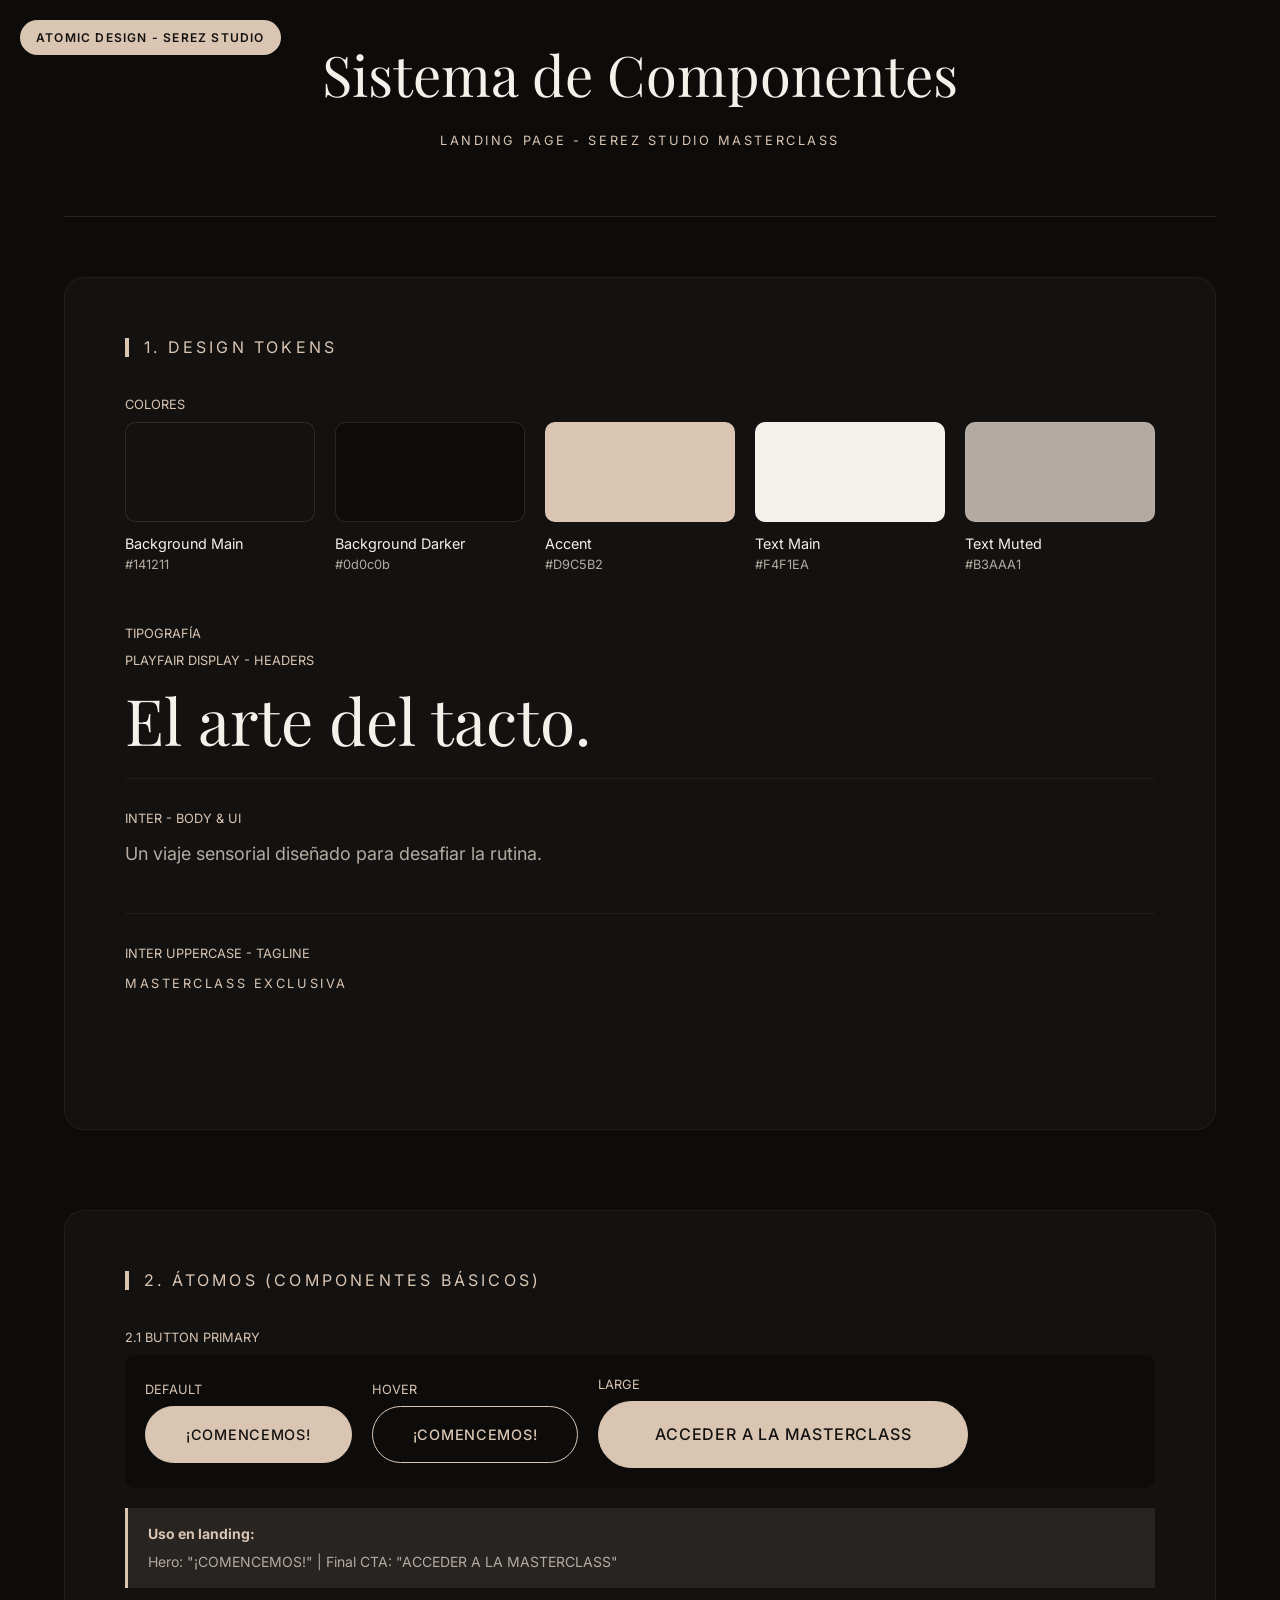
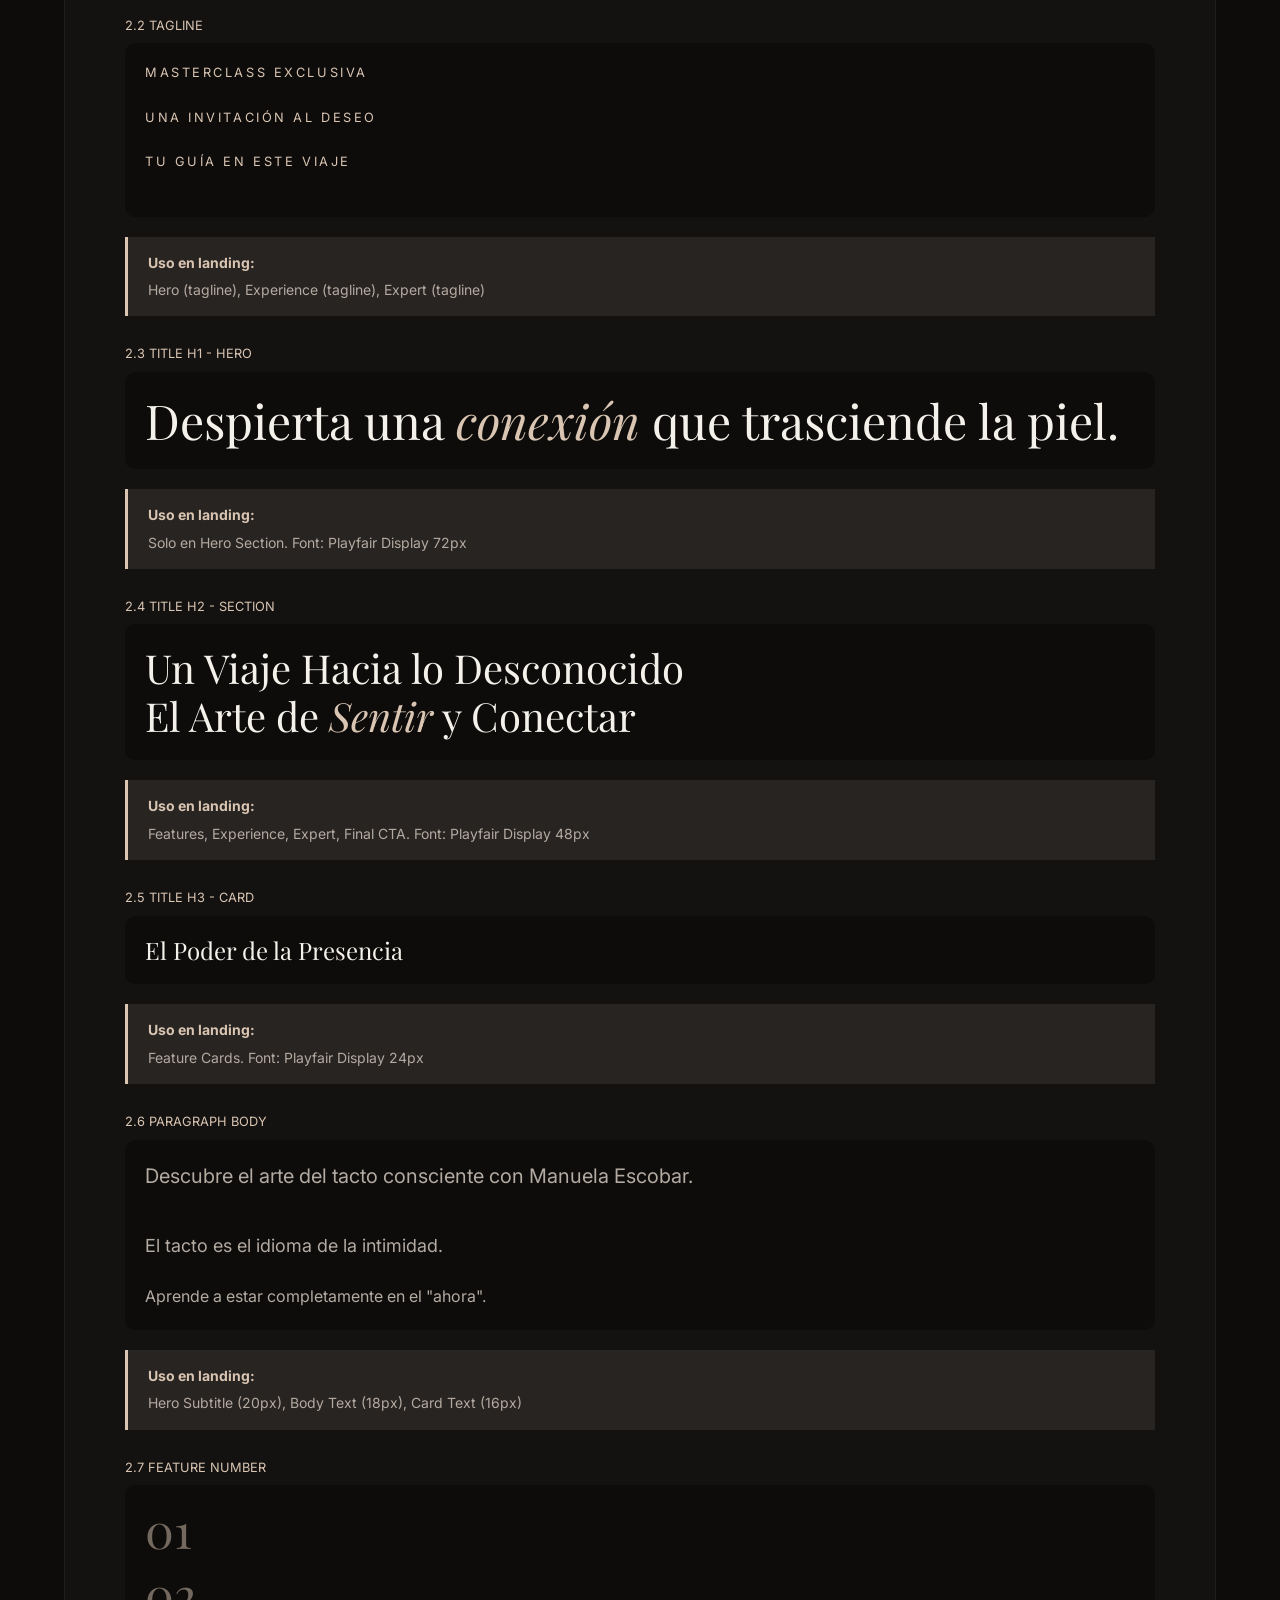
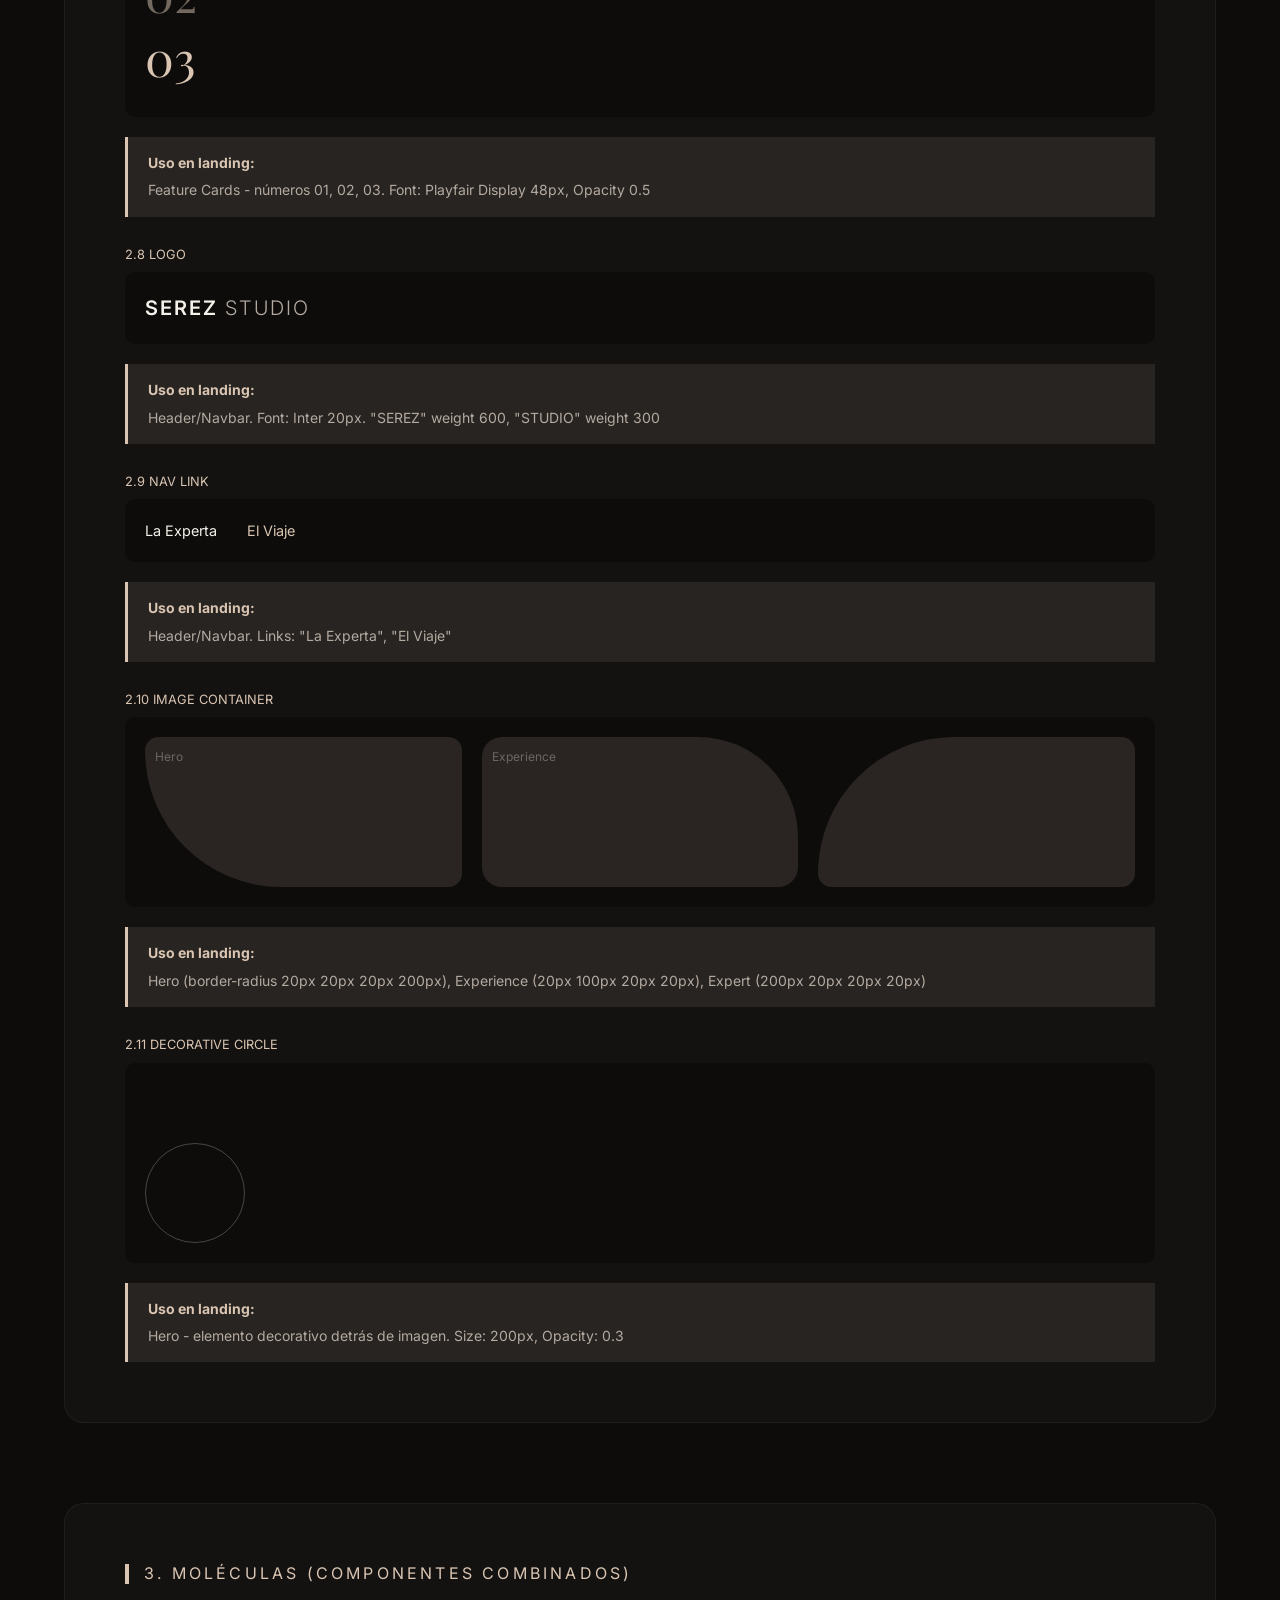
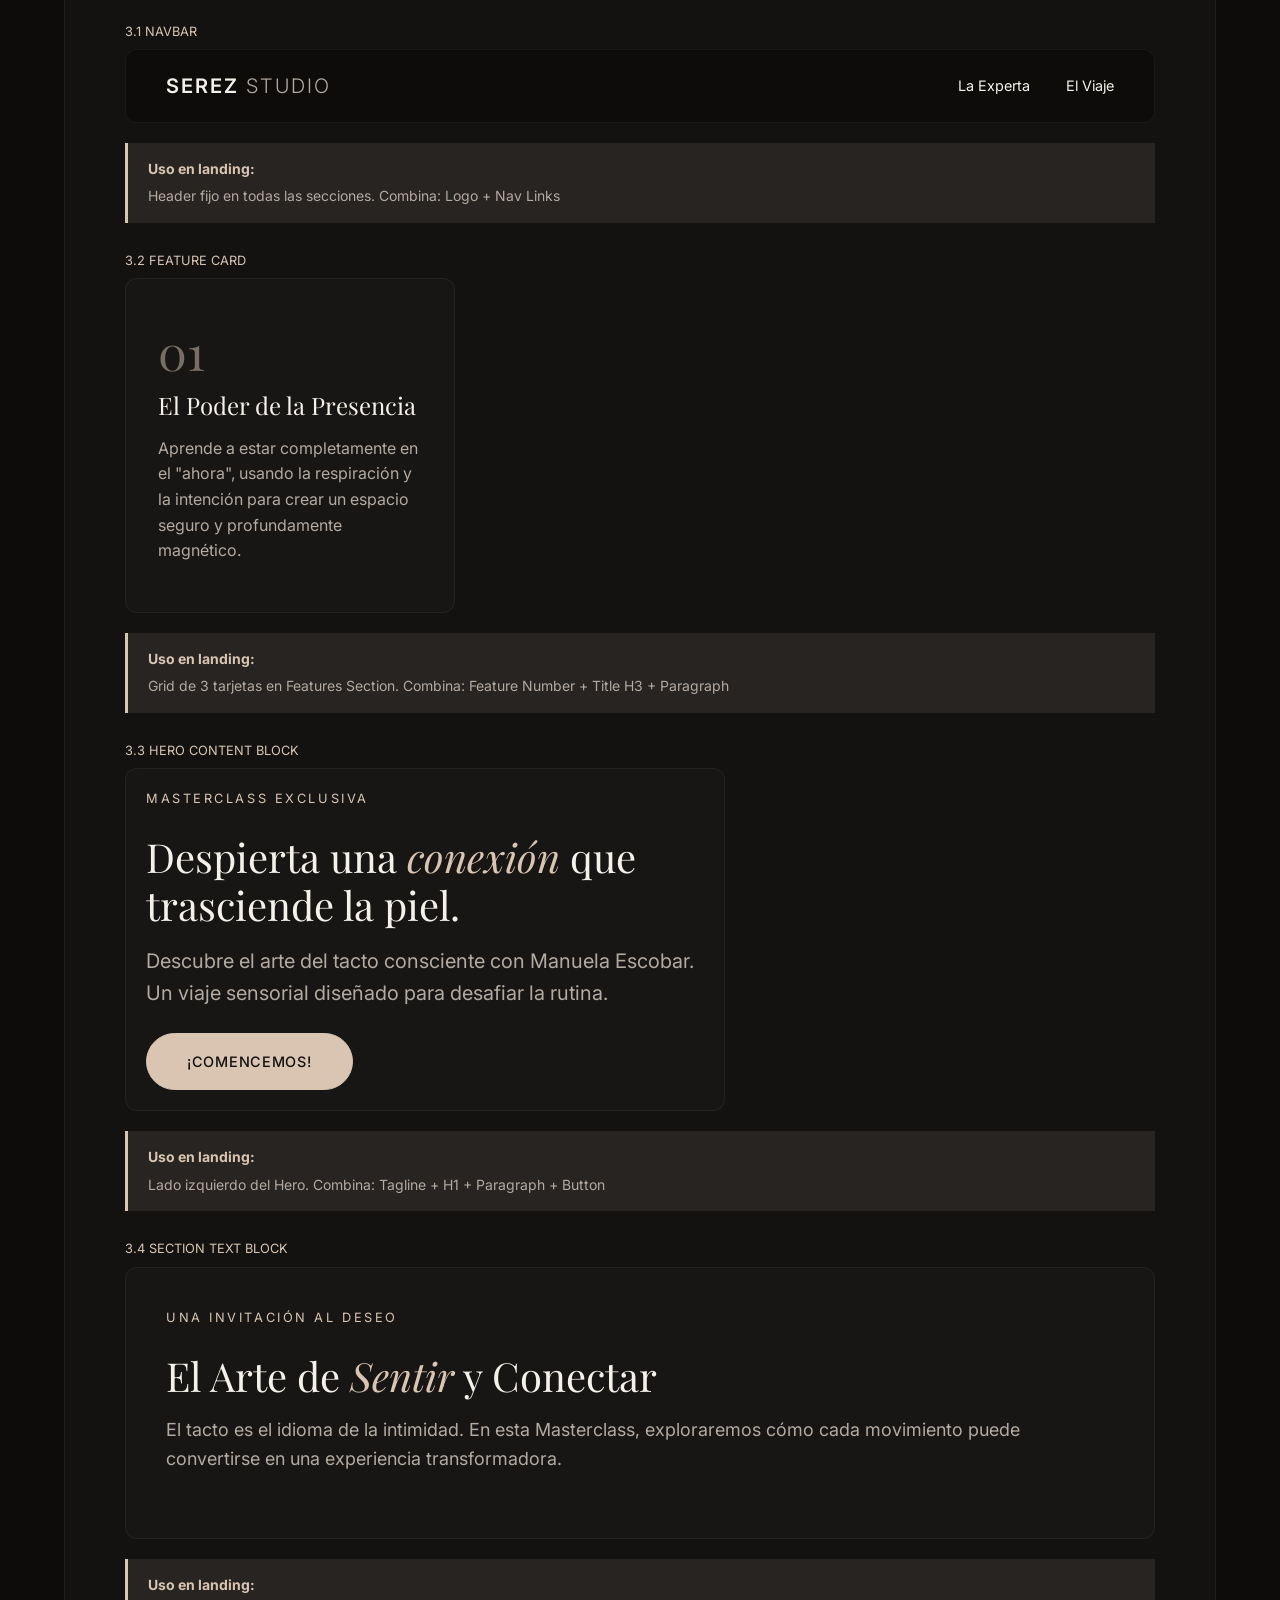
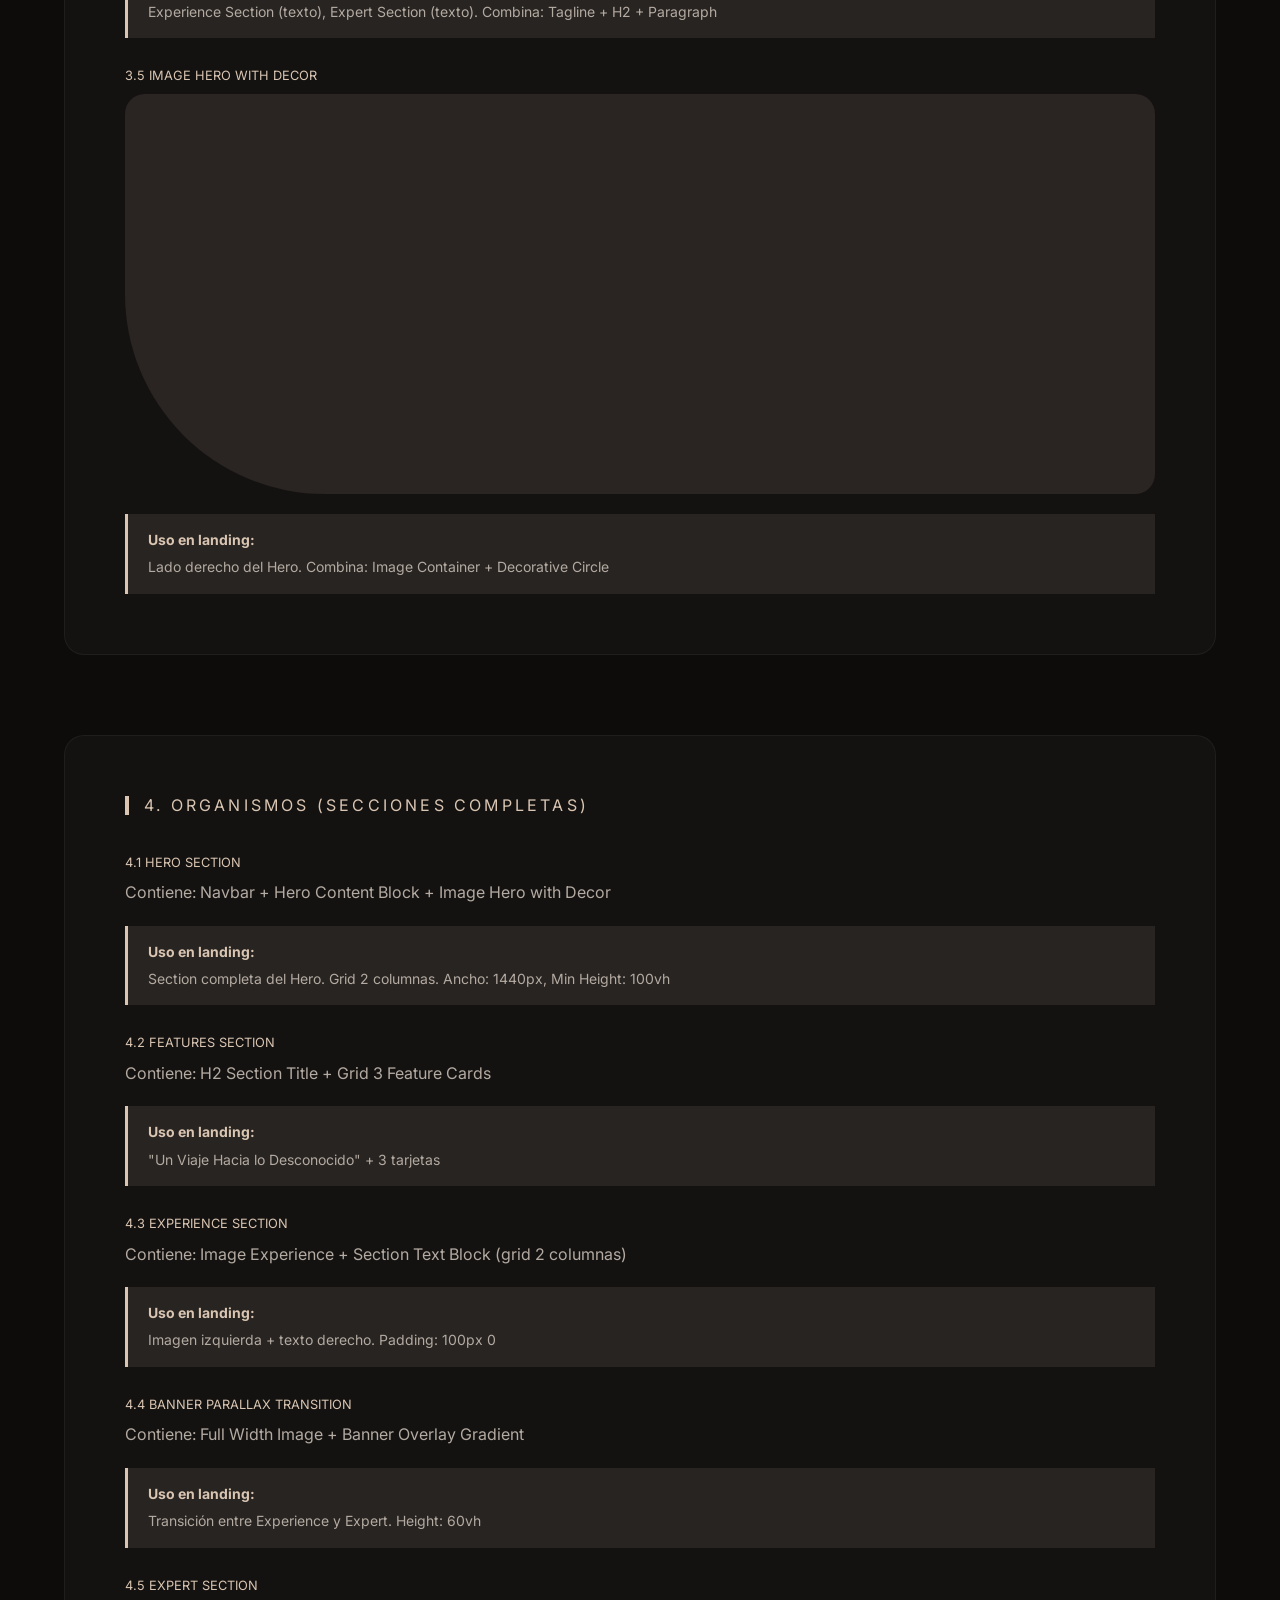
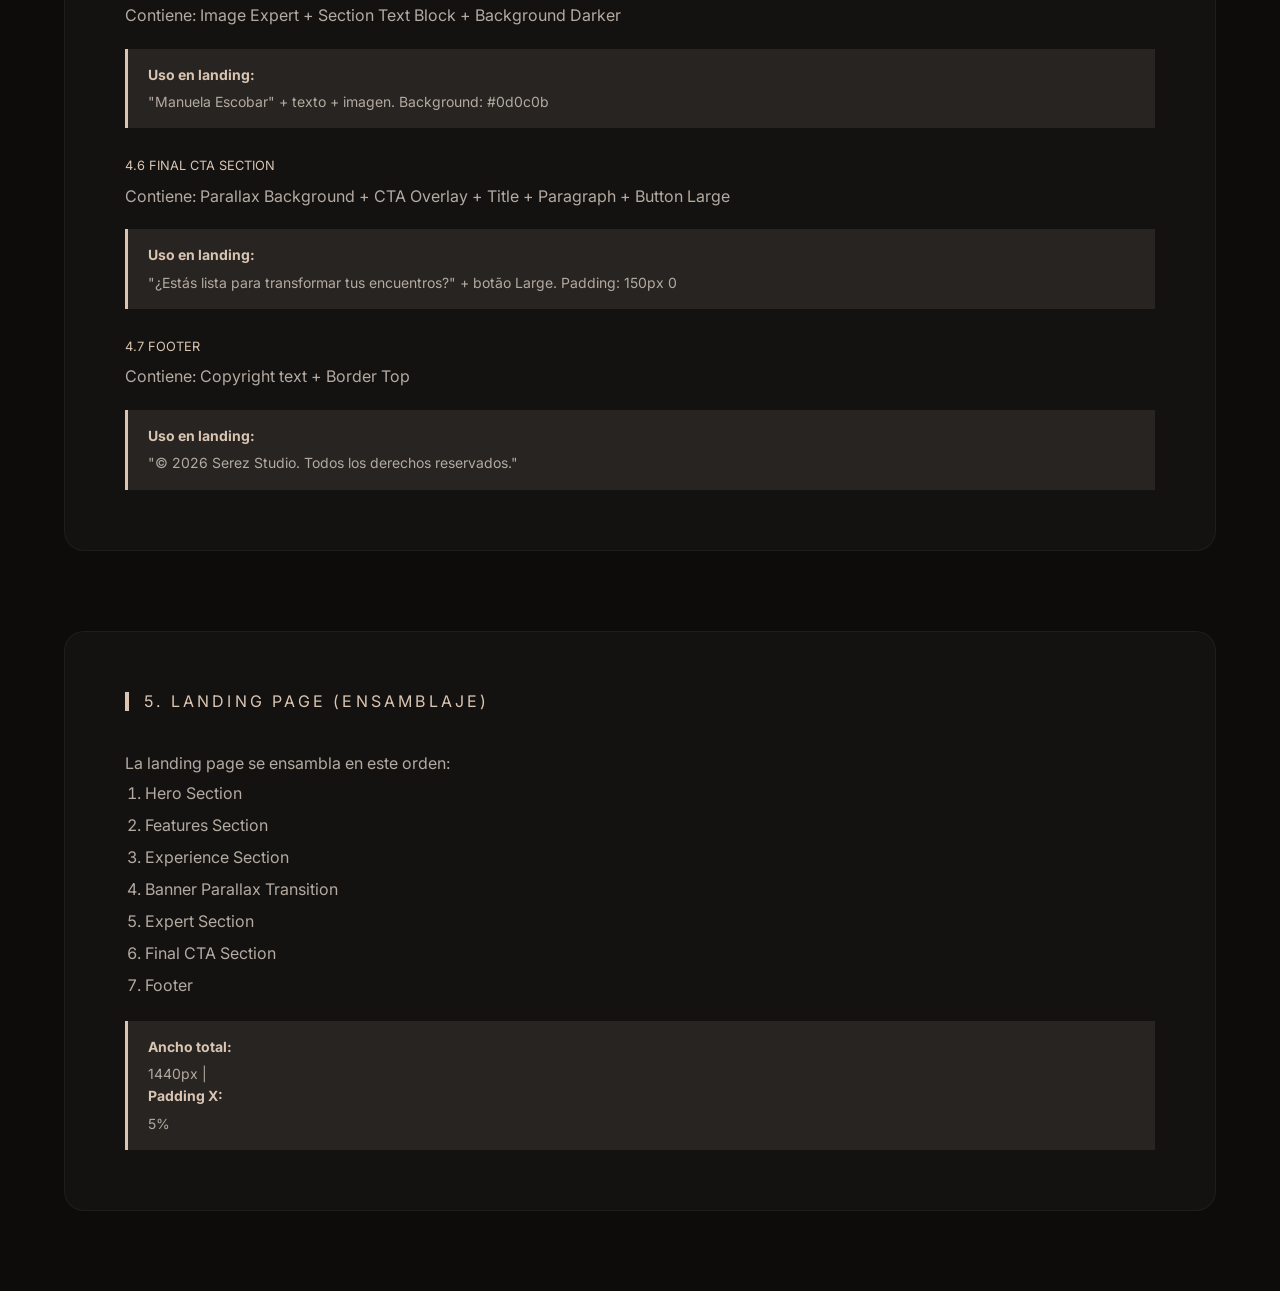
<file: serez/atomic-design.html>
<!DOCTYPE html>
<html lang="es">
<head>
    <meta charset="UTF-8">
    <meta name="viewport" content="width=device-width, initial-scale=1.0">
    <title>Serez Studio | Design System - Landing Page Components</title>
    <link rel="preconnect" href="https://fonts.googleapis.com">
    <link rel="preconnect" href="https://fonts.gstatic.com" crossorigin>
    <link href="https://fonts.googleapis.com/css2?family=Inter:wght@300;400;500;600&family=Playfair+Display:ital,wght@0,400;0,600;1,400;1,600&display=swap" rel="stylesheet">
    <link rel="stylesheet" href="style.css">
    <style>
        body {
            background-color: var(--bg-darker);
            padding-top: 40px;
        }
        .atomic-header {
            text-align: center;
            margin-bottom: 60px;
            padding-bottom: 40px;
            border-bottom: 1px solid rgba(255,255,255,0.1);
        }
        .atomic-section {
            margin-bottom: 80px;
            background-color: var(--bg-main);
            padding: 60px;
            border-radius: 20px;
            border: 1px solid rgba(255,255,255,0.05);
        }
        .atomic-title {
            font-family: var(--font-sans);
            font-size: 1rem;
            text-transform: uppercase;
            letter-spacing: 0.2em;
            color: var(--accent);
            margin-bottom: 40px;
            border-left: 4px solid var(--accent);
            padding-left: 15px;
        }
        
        .color-grid {
            display: grid;
            grid-template-columns: repeat(auto-fit, minmax(150px, 1fr));
            gap: 20px;
        }
        .color-swatch {
            height: 100px;
            border-radius: 10px;
            margin-bottom: 10px;
            border: 1px solid rgba(255,255,255,0.1);
        }
        .color-label { font-family: var(--font-sans); font-size: 0.9rem; }
        .color-hex { color: var(--text-muted); font-size: 0.8rem; }
        
        .typo-specimen { margin-bottom: 30px; border-bottom: 1px solid rgba(255,255,255,0.05); padding-bottom: 20px;}
        .typo-label { font-family: var(--font-sans); color: var(--accent); font-size: 0.8rem; text-transform: uppercase; margin-bottom: 10px;}
        
        .molecule-grid {
            display: grid;
            grid-template-columns: 1fr 1fr;
            gap: 40px;
        }
        
        .page-label {
            position: fixed;
            top: 20px;
            left: 20px;
            background: var(--accent);
            color: var(--bg-main);
            padding: 8px 16px;
            border-radius: 20px;
            font-family: var(--font-sans);
            font-size: 12px;
            font-weight: 600;
            letter-spacing: 0.1em;
            z-index: 1000;
        }
        
        .use-note {
            background: rgba(217, 197, 178, 0.1);
            border-left: 3px solid var(--accent);
            padding: 15px 20px;
            margin-top: 20px;
            font-family: var(--font-sans);
            font-size: 14px;
            color: var(--text-muted);
        }
        
        .use-note strong {
            color: var(--accent);
            display: block;
            margin-bottom: 5px;
        }
    </style>
</head>
<body>

    <div class="page-label">ATOMIC DESIGN - SEREZ STUDIO</div>

    <div class="container">
        <header class="atomic-header">
            <h1 class="hero-title" style="font-size: 3.5rem;">Sistema de Componentes</h1>
            <p class="tagline">Landing Page - Serez Studio Masterclass</p>
        </header>

        <!-- ==========================================
             STYLES (TOKENS)
             ========================================== -->
        <section class="atomic-section">
            <h2 class="atomic-title">1. Design Tokens</h2>
            
            <h3 class="typo-label" style="margin-top: 30px;">Colores</h3>
            <div class="color-grid" style="margin-bottom: 50px;">
                <div>
                    <div class="color-swatch" style="background-color: #141211;"></div>
                    <div class="color-label">Background Main</div>
                    <div class="color-hex">#141211</div>
                </div>
                <div>
                    <div class="color-swatch" style="background-color: #0d0c0b;"></div>
                    <div class="color-label">Background Darker</div>
                    <div class="color-hex">#0d0c0b</div>
                </div>
                <div>
                    <div class="color-swatch" style="background-color: #D9C5B2;"></div>
                    <div class="color-label">Accent</div>
                    <div class="color-hex">#D9C5B2</div>
                </div>
                <div>
                    <div class="color-swatch" style="background-color: #F4F1EA;"></div>
                    <div class="color-label">Text Main</div>
                    <div class="color-hex">#F4F1EA</div>
                </div>
                <div>
                    <div class="color-swatch" style="background-color: #B3AAA1;"></div>
                    <div class="color-label">Text Muted</div>
                    <div class="color-hex">#B3AAA1</div>
                </div>
            </div>

            <h3 class="typo-label">Tipografía</h3>
            <div class="typo-specimen">
                <div class="typo-label">Playfair Display - Headers</div>
                <h1 style="font-size: 4rem;">El arte del tacto.</h1>
            </div>
            <div class="typo-specimen">
                <div class="typo-label">Inter - Body & UI</div>
                <p class="body-text">Un viaje sensorial diseñado para desafiar la rutina.</p>
            </div>
            <div class="typo-specimen" style="border:none;">
                <div class="typo-label">Inter Uppercase - Tagline</div>
                <p class="tagline">MASTERCLASS EXCLUSIVA</p>
            </div>
        </section>

        <!-- ==========================================
             ATOMS
             ========================================== -->
        <section class="atomic-section">
            <h2 class="atomic-title">2. Átomos (Componentes Básicos)</h2>
            
            <h3 class="typo-label" style="margin-top: 30px;">2.1 Button Primary</h3>
            <div style="display: flex; gap: 20px; align-items: center; padding: 20px; background: var(--bg-darker); border-radius: 10px;">
                <div>
                    <div class="typo-label" style="margin-bottom: 5px;">Default</div>
                    <a href="#" class="btn btn-primary" style="transform:none; box-shadow:none;">¡COMENCEMOS!</a>
                </div>
                <div>
                    <div class="typo-label" style="margin-bottom: 5px;">Hover</div>
                    <a href="#" class="btn" style="border: 1px solid var(--accent); color: var(--accent); background: transparent;">¡COMENCEMOS!</a>
                </div>
                <div>
                    <div class="typo-label" style="margin-bottom: 5px;">Large</div>
                    <a href="#" class="btn btn-primary btn-large" style="transform:none; box-shadow:none;">ACCEDER A LA MASTERCLASS</a>
                </div>
            </div>
            <div class="use-note">
                <strong>Uso en landing:</strong>
                Hero: "¡COMENCEMOS!" | Final CTA: "ACCEDER A LA MASTERCLASS"
            </div>

            <h3 class="typo-label" style="margin-top: 30px;">2.2 Tagline</h3>
            <div style="padding: 20px; background: var(--bg-darker); border-radius: 10px;">
                <p class="tagline">MASTERCLASS EXCLUSIVA</p>
                <p class="tagline">UNA INVITACIÓN AL DESEO</p>
                <p class="tagline">TU GUÍA EN ESTE VIAJE</p>
            </div>
            <div class="use-note">
                <strong>Uso en landing:</strong>
                Hero (tagline), Experience (tagline), Expert (tagline)
            </div>

            <h3 class="typo-label" style="margin-top: 30px;">2.3 Title H1 - Hero</h3>
            <div style="padding: 20px; background: var(--bg-darker); border-radius: 10px;">
                <h1 class="hero-title" style="font-size: 3rem; margin-bottom: 0;">Despierta una <em>conexión</em> que trasciende la piel.</h1>
            </div>
            <div class="use-note">
                <strong>Uso en landing:</strong>
                Solo en Hero Section. Font: Playfair Display 72px
            </div>

            <h3 class="typo-label" style="margin-top: 30px;">2.4 Title H2 - Section</h3>
            <div style="padding: 20px; background: var(--bg-darker); border-radius: 10px;">
                <h2 class="section-title" style="font-size: 2.5rem; margin-bottom: 0;">Un Viaje Hacia lo Desconocido</h2>
                <h2 class="section-title" style="font-size: 2.5rem; margin-bottom: 0;">El Arte de <em>Sentir</em> y Conectar</h2>
            </div>
            <div class="use-note">
                <strong>Uso en landing:</strong>
                Features, Experience, Expert, Final CTA. Font: Playfair Display 48px
            </div>

            <h3 class="typo-label" style="margin-top: 30px;">2.5 Title H3 - Card</h3>
            <div style="padding: 20px; background: var(--bg-darker); border-radius: 10px;">
                <h3 style="font-size: 1.5rem; margin-bottom: 0;">El Poder de la Presencia</h3>
            </div>
            <div class="use-note">
                <strong>Uso en landing:</strong>
                Feature Cards. Font: Playfair Display 24px
            </div>

            <h3 class="typo-label" style="margin-top: 30px;">2.6 Paragraph Body</h3>
            <div style="padding: 20px; background: var(--bg-darker); border-radius: 10px;">
                <p class="hero-subtitle" style="max-width: 100%;">Descubre el arte del tacto consciente con Manuela Escobar.</p>
                <p class="body-text">El tacto es el idioma de la intimidad.</p>
                <p style="color: var(--text-muted); font-size: 1rem;">Aprende a estar completamente en el "ahora".</p>
            </div>
            <div class="use-note">
                <strong>Uso en landing:</strong>
                Hero Subtitle (20px), Body Text (18px), Card Text (16px)
            </div>

            <h3 class="typo-label" style="margin-top: 30px;">2.7 Feature Number</h3>
            <div style="padding: 20px; background: var(--bg-darker); border-radius: 10px;">
                <div class="feature-number">01</div>
                <div class="feature-number">02</div>
                <div class="feature-number" style="opacity: 1;">03</div>
            </div>
            <div class="use-note">
                <strong>Uso en landing:</strong>
                Feature Cards - números 01, 02, 03. Font: Playfair Display 48px, Opacity 0.5
            </div>

            <h3 class="typo-label" style="margin-top: 30px;">2.8 Logo</h3>
            <div style="padding: 20px; background: var(--bg-darker); border-radius: 10px;">
                <div class="logo">SEREZ <span class="logo-light">STUDIO</span></div>
            </div>
            <div class="use-note">
                <strong>Uso en landing:</strong>
                Header/Navbar. Font: Inter 20px. "SEREZ" weight 600, "STUDIO" weight 300
            </div>

            <h3 class="typo-label" style="margin-top: 30px;">2.9 Nav Link</h3>
            <div style="padding: 20px; background: var(--bg-darker); border-radius: 10px; display: flex; gap: 30px;">
                <a href="#" class="nav-link" style="margin-left: 0;">La Experta</a>
                <a href="#" class="nav-link" style="margin-left: 0; color: var(--accent);">El Viaje</a>
            </div>
            <div class="use-note">
                <strong>Uso en landing:</strong>
                Header/Navbar. Links: "La Experta", "El Viaje"
            </div>

            <h3 class="typo-label" style="margin-top: 30px;">2.10 Image Container</h3>
            <div style="padding: 20px; background: var(--bg-darker); border-radius: 10px; display: grid; grid-template-columns: 1fr 1fr 1fr; gap: 20px;">
                <div style="height: 150px; border-radius: 20px 20px 20px 200px; background: #2a2522; overflow: hidden;">
                    <span style="color: rgba(255,255,255,0.3); font-size: 12px; padding: 10px; display: block;">Hero</span>
                </div>
                <div style="height: 150px; border-radius: 20px 100px 20px 20px; background: #2a2522; overflow: hidden;">
                    <span style="color: rgba(255,255,255,0.3); font-size: 12px; padding: 10px; display: block;">Experience</span>
                </div>
                <div style="height: 150px; border-radius: 200px 20px 20px 20px; background: #2a2522; overflow: hidden;">
                    <span style="color: rgba(255,255,255,0.3); font-size: 12px; padding: 10px; display: block;">Expert</span>
                </div>
            </div>
            <div class="use-note">
                <strong>Uso en landing:</strong>
                Hero (border-radius 20px 20px 20px 200px), Experience (20px 100px 20px 20px), Expert (200px 20px 20px 20px)
            </div>

            <h3 class="typo-label" style="margin-top: 30px;">2.11 Decorative Circle</h3>
            <div style="padding: 20px; background: var(--bg-darker); border-radius: 10px; height: 200px; position: relative;">
                <div style="position: absolute; bottom: 20px; left: 20px; width: 100px; height: 100px; border: 1px solid var(--accent); border-radius: 50%; opacity: 0.3;"></div>
            </div>
            <div class="use-note">
                <strong>Uso en landing:</strong>
                Hero - elemento decorativo detrás de imagen. Size: 200px, Opacity: 0.3
            </div>
        </section>

        <!-- ==========================================
             MOLECULES
             ========================================== -->
        <section class="atomic-section">
            <h2 class="atomic-title">3. Moléculas (Componentes Combinados)</h2>
            
            <h3 class="typo-label" style="margin-top: 30px;">3.1 Navbar</h3>
            <div style="padding: 20px 40px; background: var(--bg-darker); border-radius: 12px; border: 1px solid rgba(255,255,255,0.05); display: flex; justify-content: space-between; align-items: center;">
                <div class="logo">SEREZ <span class="logo-light">STUDIO</span></div>
                <nav class="nav">
                    <a href="#" class="nav-link">La Experta</a>
                    <a href="#" class="nav-link">El Viaje</a>
                </nav>
            </div>
            <div class="use-note">
                <strong>Uso en landing:</strong>
                Header fijo en todas las secciones. Combina: Logo + Nav Links
            </div>

            <h3 class="typo-label" style="margin-top: 30px;">3.2 Feature Card</h3>
            <div style="display: grid; grid-template-columns: repeat(3, 1fr); gap: 20px;">
                <div class="feature-card" style="transform: none; opacity: 1;">
                    <div class="feature-number">01</div>
                    <h3>El Poder de la Presencia</h3>
                    <p>Aprende a estar completamente en el "ahora", usando la respiración y la intención para crear un espacio seguro y profundamente magnético.</p>
                </div>
            </div>
            <div class="use-note">
                <strong>Uso en landing:</strong>
                Grid de 3 tarjetas en Features Section. Combina: Feature Number + Title H3 + Paragraph
            </div>

            <h3 class="typo-label" style="margin-top: 30px;">3.3 Hero Content Block</h3>
            <div style="padding: 20px; background: rgba(255,255,255,0.02); border-radius: 12px; border: 1px solid rgba(255,255,255,0.05); max-width: 600px;">
                <p class="tagline">MASTERCLASS EXCLUSIVA</p>
                <h1 class="hero-title" style="font-size: 2.5rem; margin-bottom: 1rem;">Despierta una <em>conexión</em> que trasciende la piel.</h1>
                <p class="hero-subtitle" style="max-width: 100%; margin-bottom: 1.5rem;">Descubre el arte del tacto consciente con Manuela Escobar. Un viaje sensorial diseñado para desafiar la rutina.</p>
                <a href="#" class="btn btn-primary" style="transform:none; box-shadow:none;">¡COMENCEMOS!</a>
            </div>
            <div class="use-note">
                <strong>Uso en landing:</strong>
                Lado izquierdo del Hero. Combina: Tagline + H1 + Paragraph + Button
            </div>

            <h3 class="typo-label" style="margin-top: 30px;">3.4 Section Text Block</h3>
            <div style="padding: 40px; background: rgba(255,255,255,0.02); border-radius: 12px; border: 1px solid rgba(255,255,255,0.05);">
                <p class="tagline">UNA INVITACIÓN AL DESEO</p>
                <h2 class="section-title" style="font-size: 2.5rem; margin-bottom: 1rem;">El Arte de <em>Sentir</em> y Conectar</h2>
                <p class="body-text">El tacto es el idioma de la intimidad. En esta Masterclass, exploraremos cómo cada movimiento puede convertirse en una experiencia transformadora.</p>
            </div>
            <div class="use-note">
                <strong>Uso en landing:</strong>
                Experience Section (texto), Expert Section (texto). Combina: Tagline + H2 + Paragraph
            </div>

            <h3 class="typo-label" style="margin-top: 30px;">3.5 Image Hero with Decor</h3>
            <div style="position: relative; height: 400px; width: 100%; border-radius: 20px 20px 20px 200px; overflow: hidden; background: #2a2522;">
                <div style="position: absolute; bottom: -20px; left: -20px; width: 100px; height: 100px; border: 1px solid var(--accent); border-radius: 50%; opacity: 0.3; z-index: -1;"></div>
            </div>
            <div class="use-note">
                <strong>Uso en landing:</strong>
                Lado derecho del Hero. Combina: Image Container + Decorative Circle
            </div>
        </section>

        <!-- ==========================================
             ORGANISMS
             ========================================== -->
        <section class="atomic-section">
            <h2 class="atomic-title">4. Organismos (Secciones Completas)</h2>
            
            <h3 class="typo-label" style="margin-top: 30px;">4.1 Hero Section</h3>
            <p style="color: var(--text-muted);">Contiene: Navbar + Hero Content Block + Image Hero with Decor</p>
            <div class="use-note">
                <strong>Uso en landing:</strong>
                Section completa del Hero. Grid 2 columnas. Ancho: 1440px, Min Height: 100vh
            </div>

            <h3 class="typo-label" style="margin-top: 30px;">4.2 Features Section</h3>
            <p style="color: var(--text-muted);">Contiene: H2 Section Title + Grid 3 Feature Cards</p>
            <div class="use-note">
                <strong>Uso en landing:</strong>
                "Un Viaje Hacia lo Desconocido" + 3 tarjetas
            </div>

            <h3 class="typo-label" style="margin-top: 30px;">4.3 Experience Section</h3>
            <p style="color: var(--text-muted);">Contiene: Image Experience + Section Text Block (grid 2 columnas)</p>
            <div class="use-note">
                <strong>Uso en landing:</strong>
                Imagen izquierda + texto derecho. Padding: 100px 0
            </div>

            <h3 class="typo-label" style="margin-top: 30px;">4.4 Banner Parallax Transition</h3>
            <p style="color: var(--text-muted);">Contiene: Full Width Image + Banner Overlay Gradient</p>
            <div class="use-note">
                <strong>Uso en landing:</strong>
                Transición entre Experience y Expert. Height: 60vh
            </div>

            <h3 class="typo-label" style="margin-top: 30px;">4.5 Expert Section</h3>
            <p style="color: var(--text-muted);">Contiene: Image Expert + Section Text Block + Background Darker</p>
            <div class="use-note">
                <strong>Uso en landing:</strong>
                "Manuela Escobar" + texto + imagen. Background: #0d0c0b
            </div>

            <h3 class="typo-label" style="margin-top: 30px;">4.6 Final CTA Section</h3>
            <p style="color: var(--text-muted);">Contiene: Parallax Background + CTA Overlay + Title + Paragraph + Button Large</p>
            <div class="use-note">
                <strong>Uso en landing:</strong>
                "¿Estás lista para transformar tus encuentros?" + botão Large. Padding: 150px 0
            </div>

            <h3 class="typo-label" style="margin-top: 30px;">4.7 Footer</h3>
            <p style="color: var(--text-muted);">Contiene: Copyright text + Border Top</p>
            <div class="use-note">
                <strong>Uso en landing:</strong>
                "© 2026 Serez Studio. Todos los derechos reservados."
            </div>
        </section>

        <!-- ==========================================
             LANDING PAGE
             ========================================== -->
        <section class="atomic-section">
            <h2 class="atomic-title">5. Landing Page (Ensamblaje)</h2>
            <p style="color: var(--text-muted);">La landing page se ensambla en este orden:</p>
            <ol style="color: var(--text-muted); padding-left: 20px; line-height: 2;">
                <li>Hero Section</li>
                <li>Features Section</li>
                <li>Experience Section</li>
                <li>Banner Parallax Transition</li>
                <li>Expert Section</li>
                <li>Final CTA Section</li>
                <li>Footer</li>
            </ol>
            <div class="use-note">
                <strong>Ancho total:</strong> 1440px | <strong>Padding X:</strong> 5%
            </div>
        </section>

    </div>

    <script src="script.js"></script>
</body>
</html>
</file>
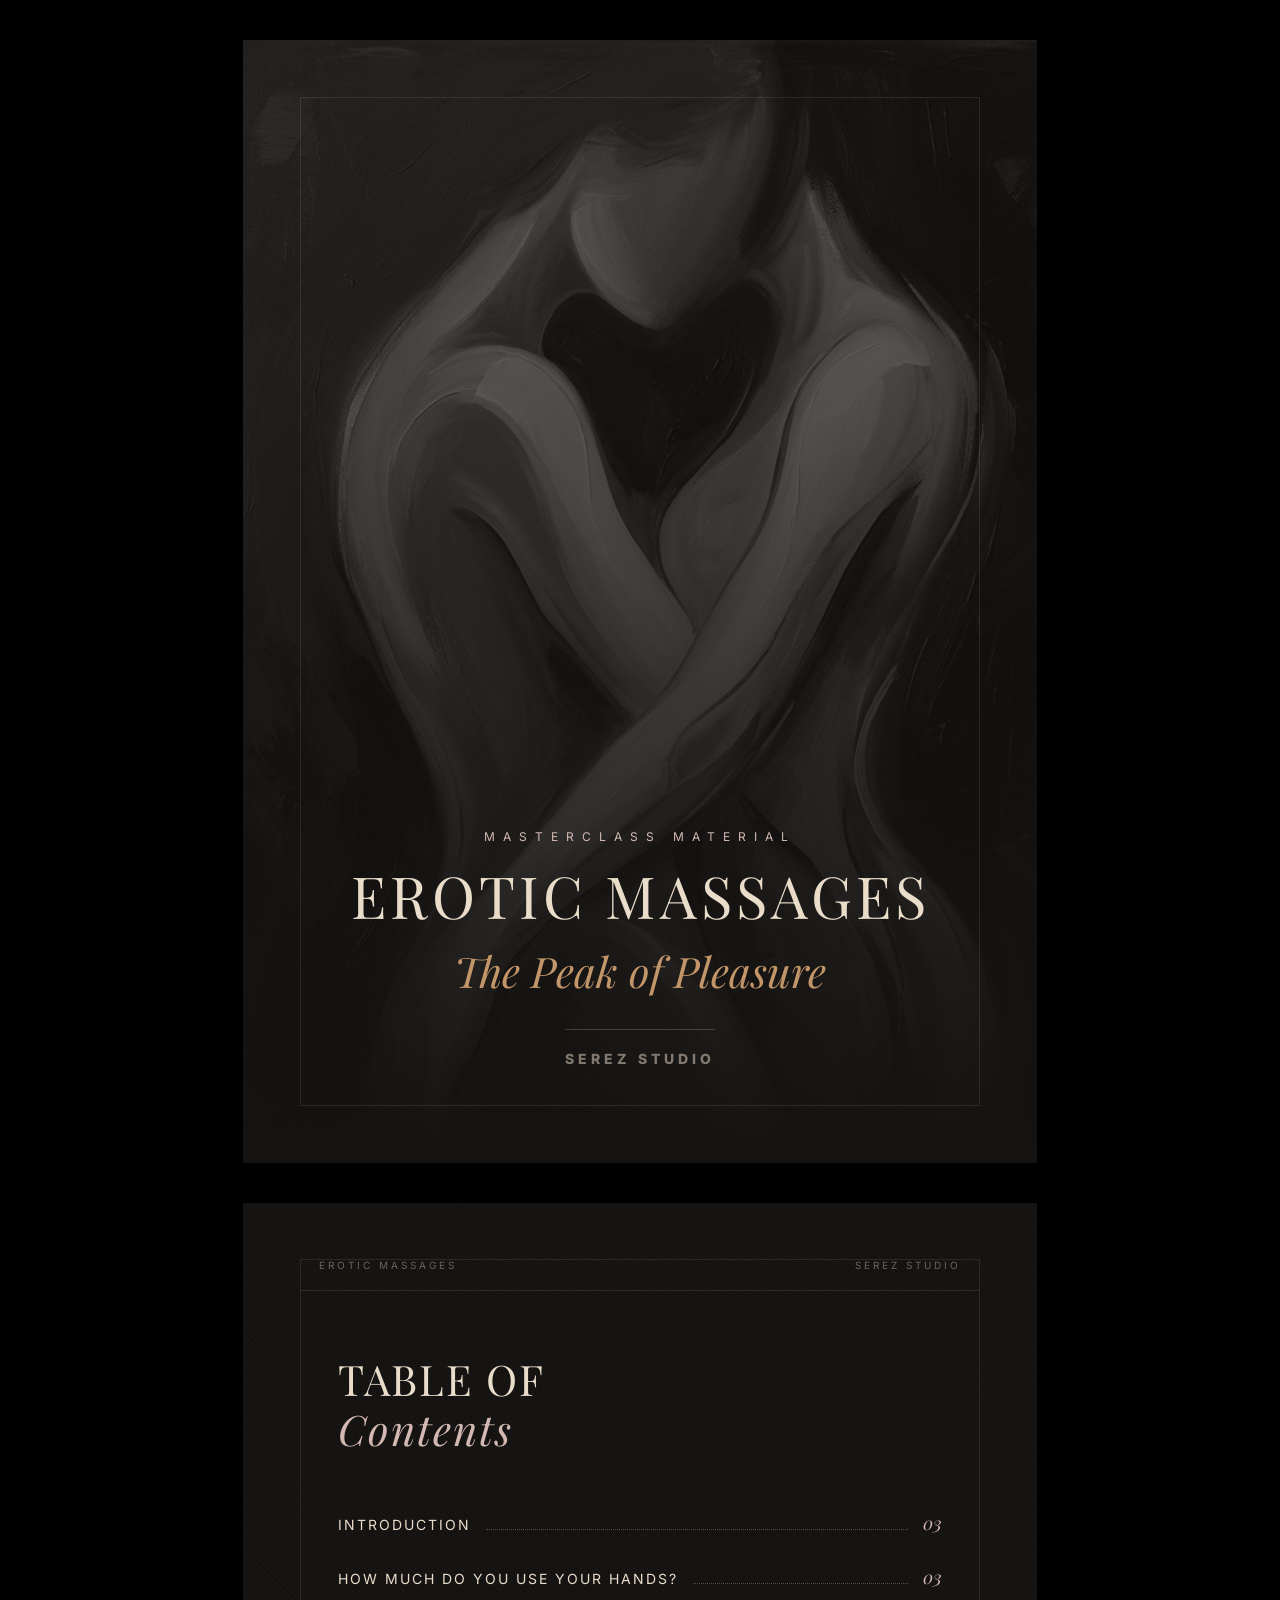
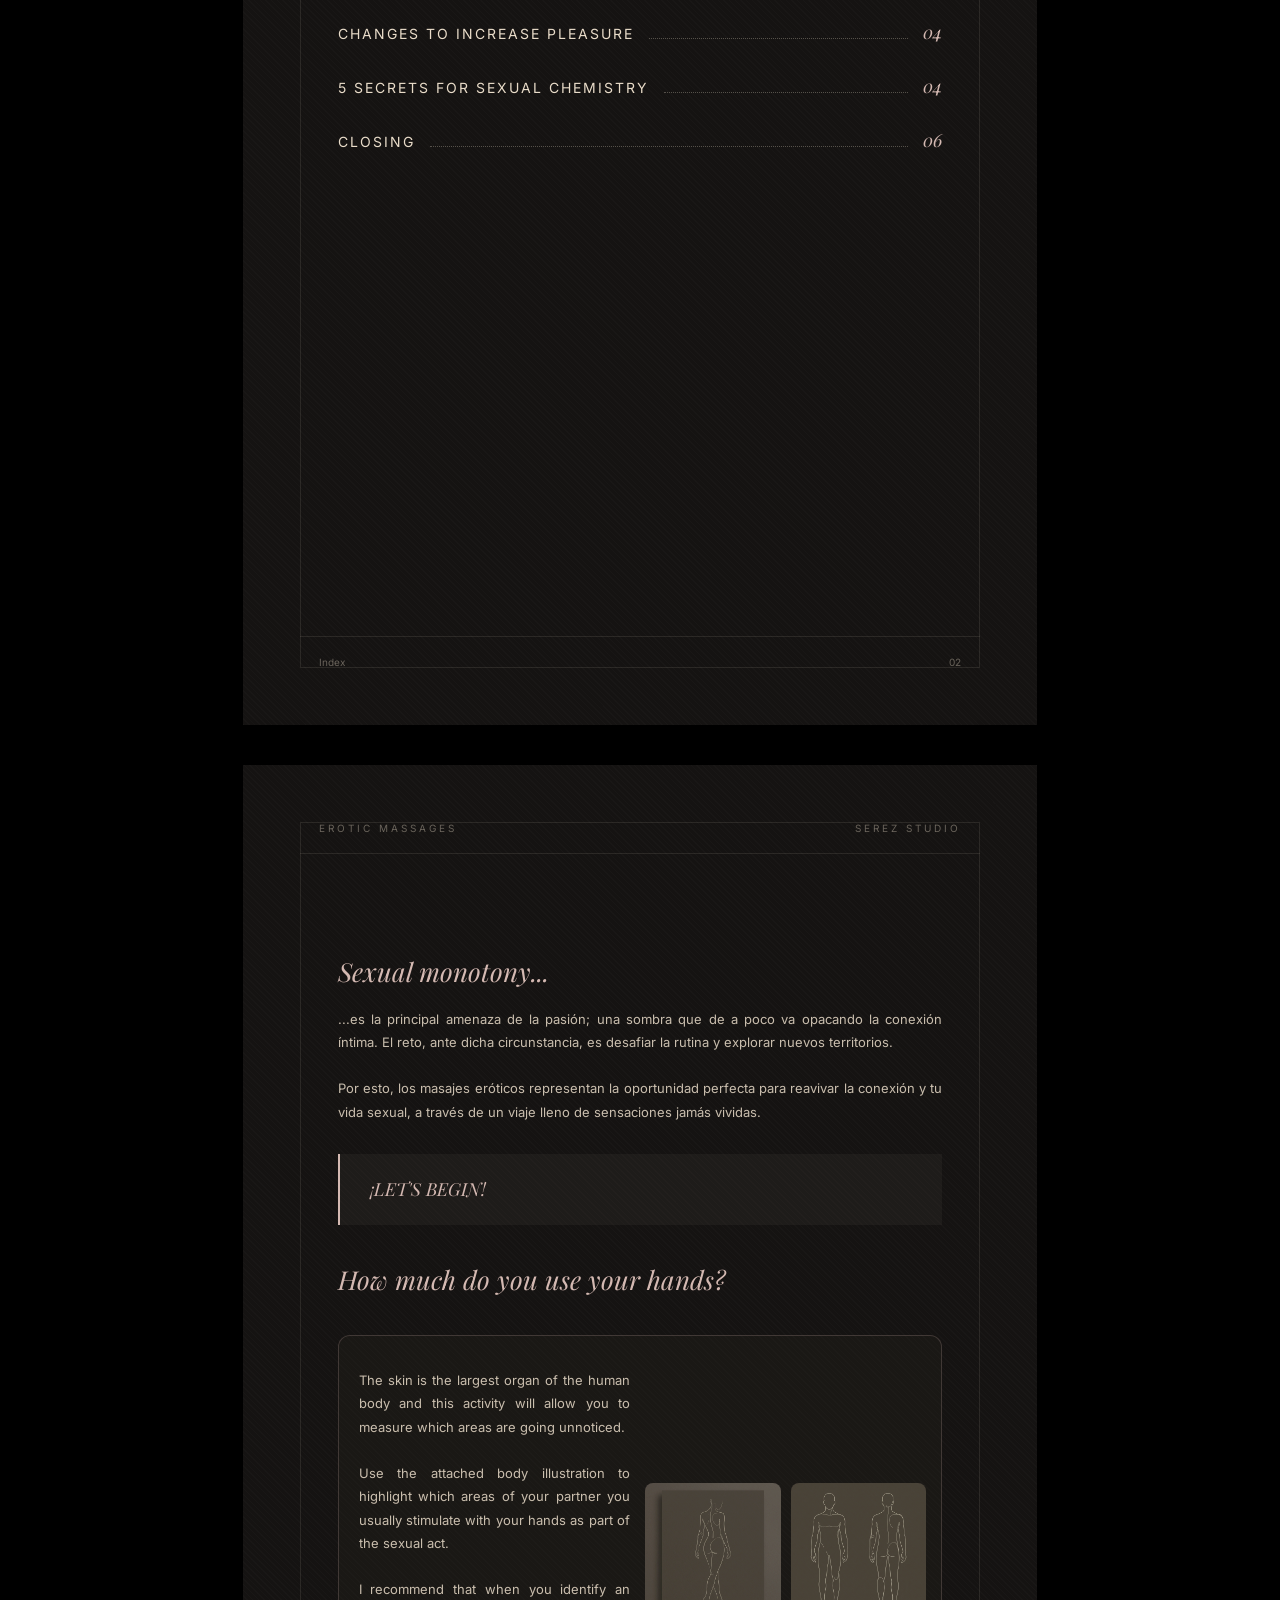
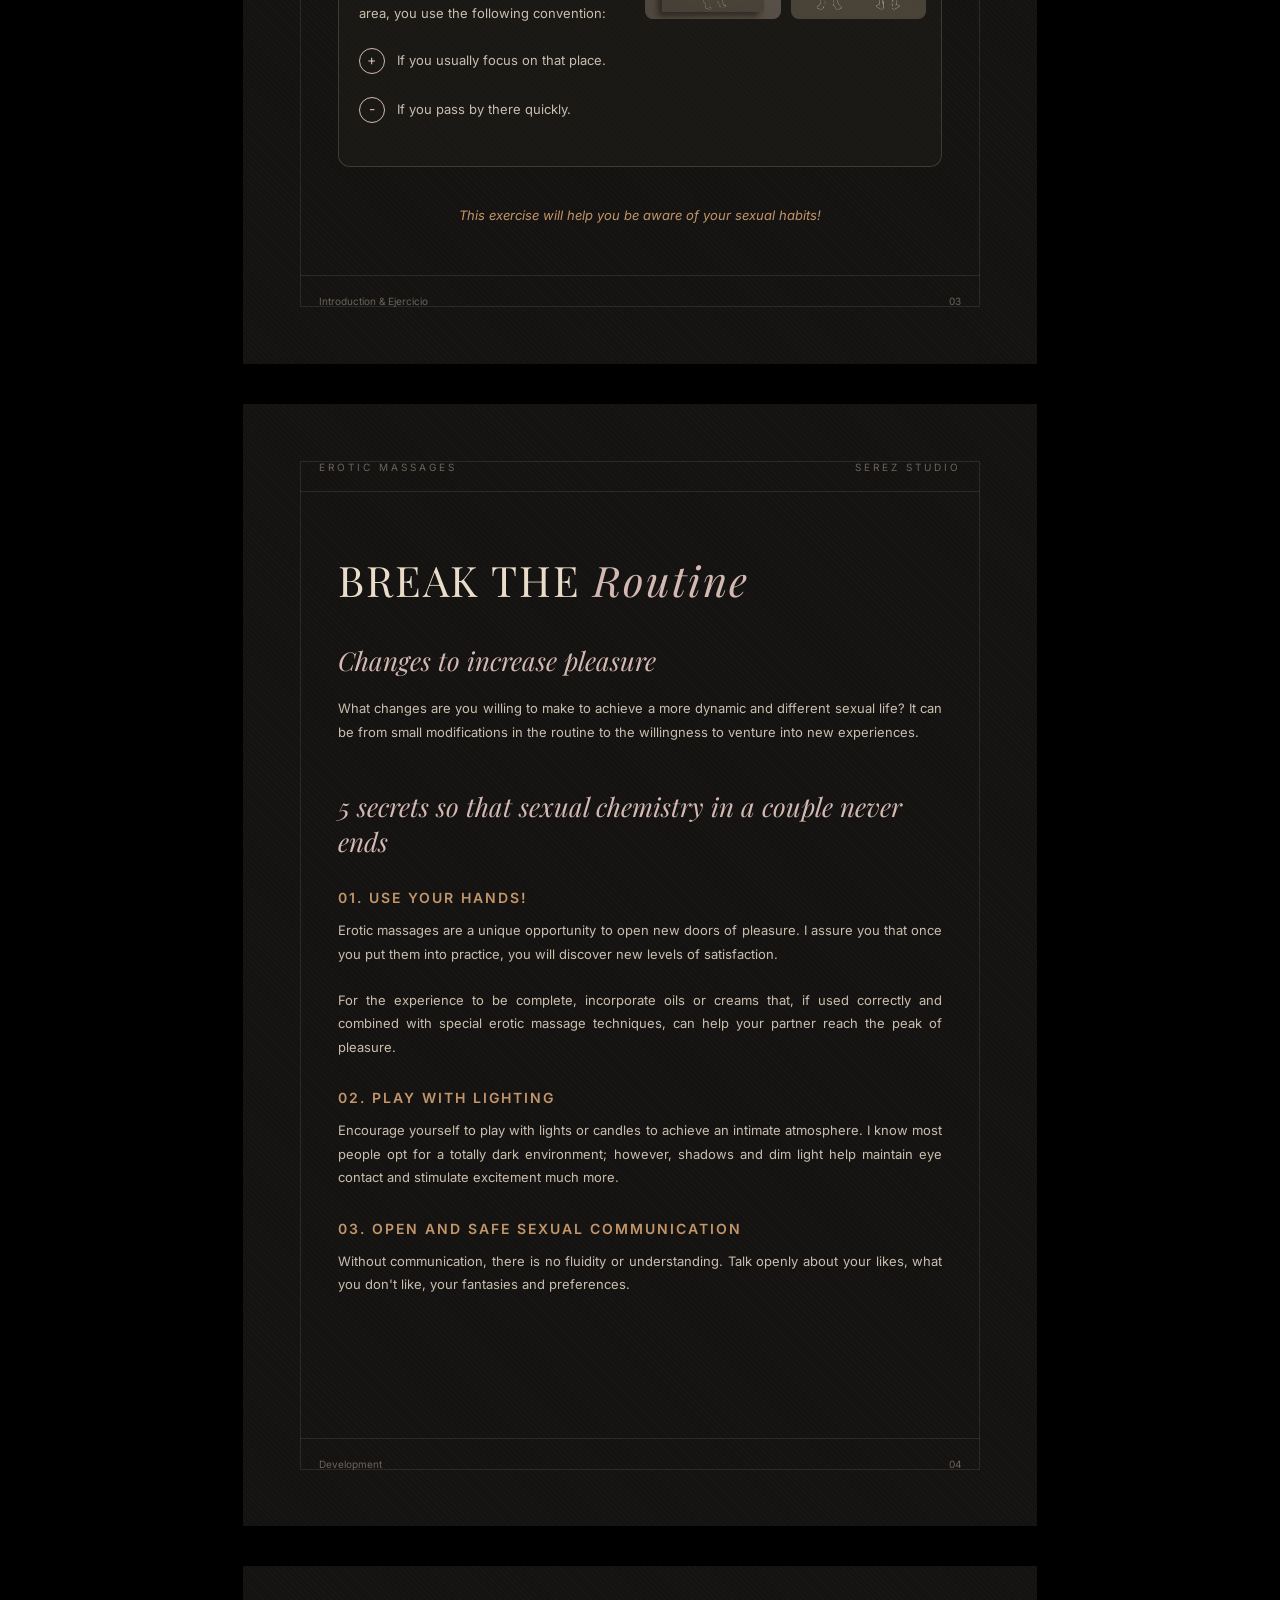
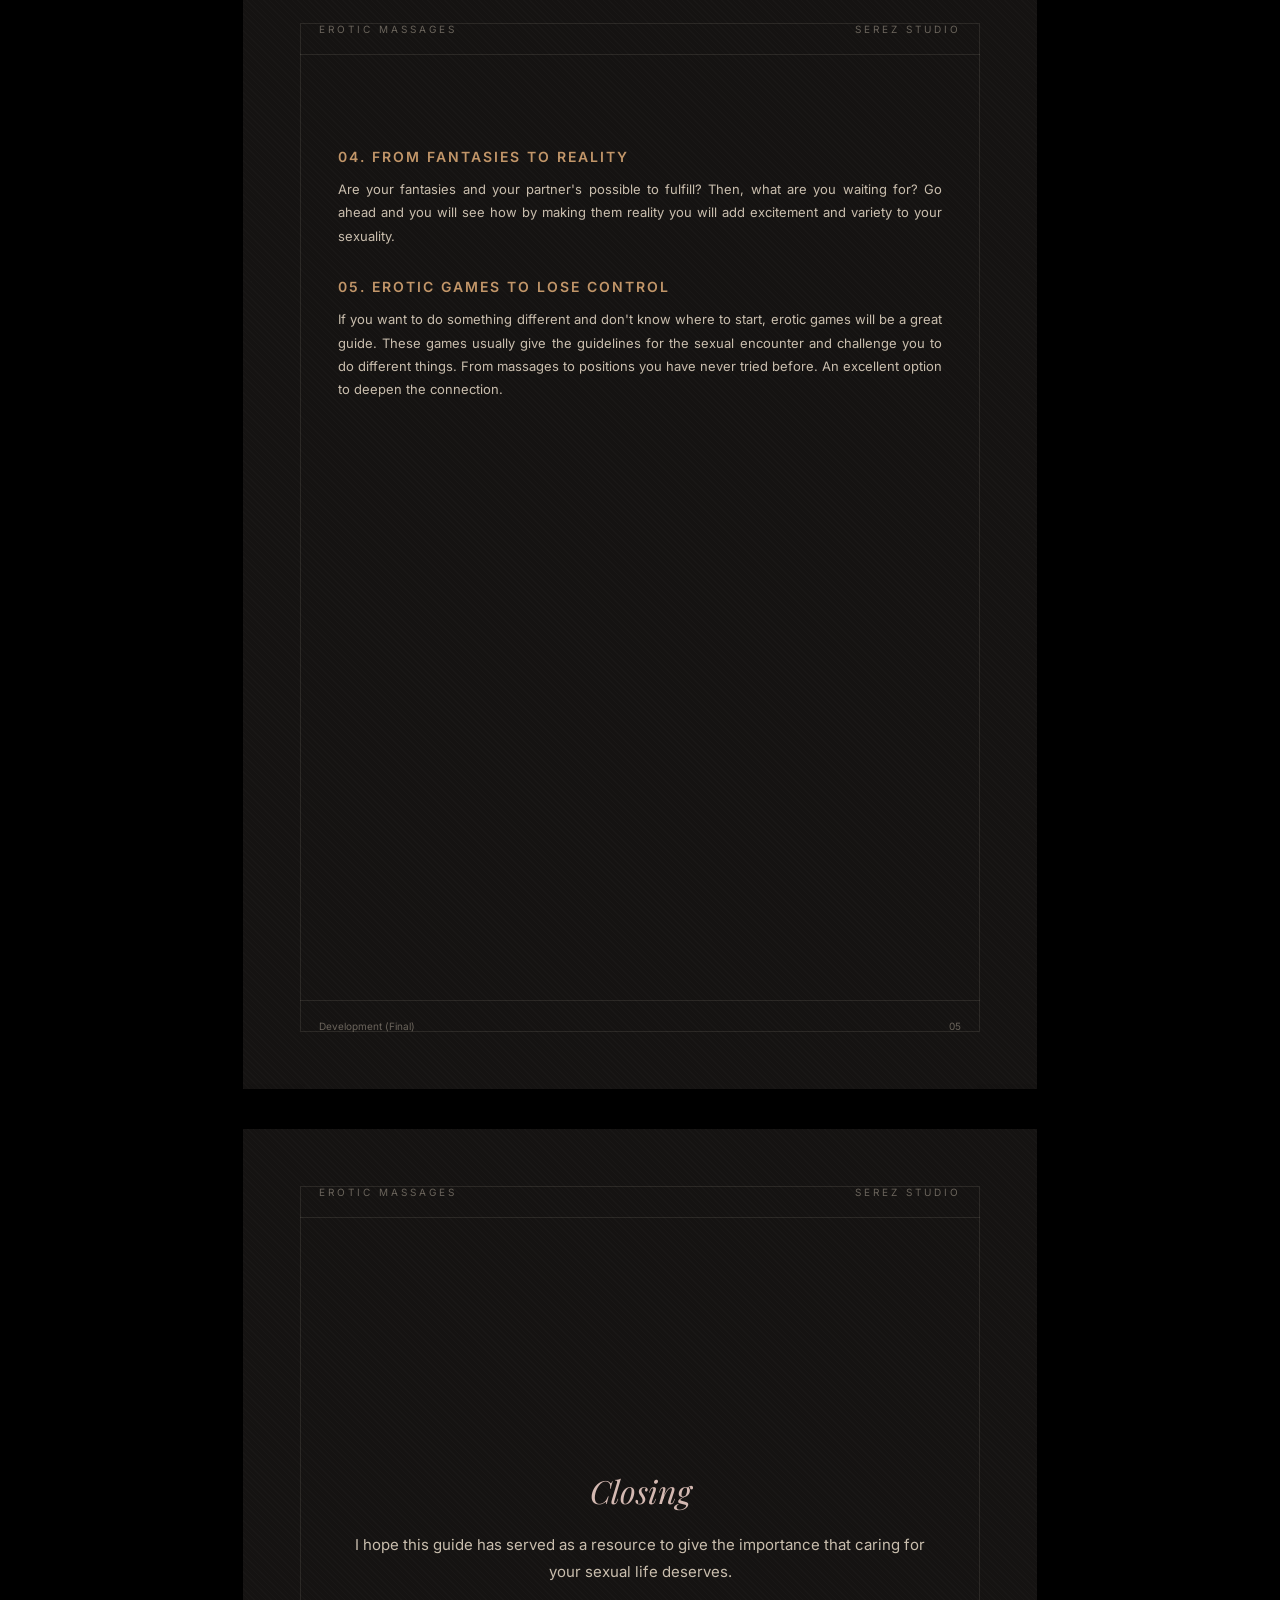
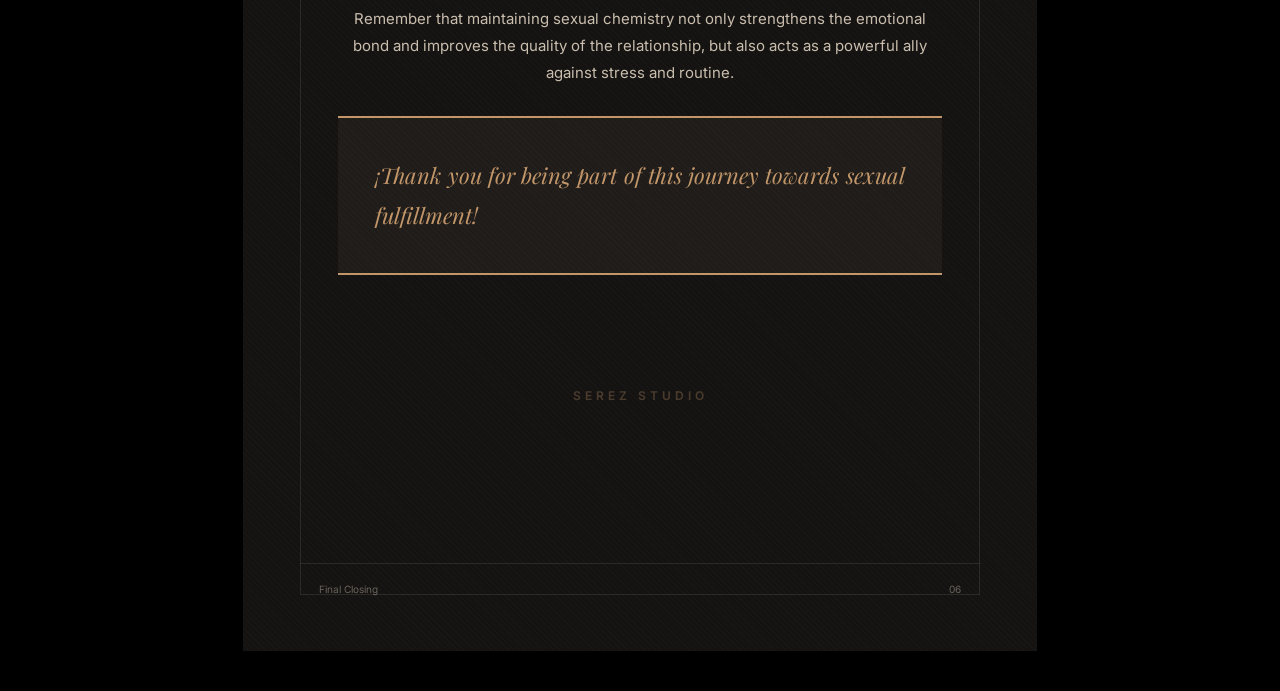
<file: serez/ebook-en.html>
<!DOCTYPE html>
<html lang="en">
<head>
    <meta charset="UTF-8">
    <meta name="viewport" content="width=device-width, initial-scale=1.0">
    <title>E-Book: Erotic Massages</title>
    <!-- Fuentes de la marca -->
    <link rel="preconnect" href="https://fonts.googleapis.com">
    <link rel="preconnect" href="https://fonts.gstatic.com" crossorigin>
    <link href="https://fonts.googleapis.com/css2?family=Inter:wght@300;400;600;800&family=Playfair+Display:ital,wght@0,400;0,600;0,800;1,400;1,600;1,800&display=swap" rel="stylesheet">
    <style>
        :root {
            --bg-main: #151312;
            --bg-taupe: #2a251e;
            --bg-taupe-light: #47433a;
            --text-cream: #E9DCC9;
            --accent-pink: #d4b9b2;
            --accent-gold: #c29669;
        }

        body {
            background-color: #000;
            margin: 0;
            padding: 40px 0;
            display: flex;
            flex-direction: column;
            align-items: center;
            gap: 40px;
            font-family: 'Inter', sans-serif;
            color: var(--text-cream);
        }

        /* Estilo base de cada página (Formato A4) */
        .page {
            width: 210mm;
            min-height: 297mm;
            background-color: var(--bg-main);
            position: relative;
            box-shadow: 0 15px 40px rgba(0,0,0,0.5);
            overflow: hidden;
            box-sizing: border-box;
            background-image: repeating-linear-gradient(
                45deg, 
                rgba(255,255,255,0.015), 
                rgba(255,255,255,0.015) 1px, 
                transparent 1px, 
                transparent 4px
            );
        }

        /* Decorador de bordes (Estilo Dark Editorial) */
        .page-border {
            position: absolute;
            top: 15mm; bottom: 15mm;
            left: 15mm; right: 15mm;
            border: 1px solid rgba(233, 220, 201, 0.1);
            pointer-events: none;
            z-index: 50;
        }

        /* Encabezado y Pie de página comunes */
        .page-header {
            position: absolute;
            top: 15mm; left: 15mm; right: 15mm;
            display: flex;
            justify-content: space-between;
            align-items: center;
            padding: 0 5mm;
            font-size: 10px;
            text-transform: uppercase;
            letter-spacing: 3px;
            color: rgba(233, 220, 201, 0.4);
            border-bottom: 1px solid rgba(233, 220, 201, 0.1);
            padding-bottom: 5mm;
            z-index: 20;
        }
        .page-footer {
            position: absolute;
            bottom: 15mm; left: 15mm; right: 15mm;
            display: flex;
            justify-content: space-between;
            align-items: center;
            padding: 0 5mm;
            font-size: 10px;
            color: rgba(233, 220, 201, 0.4);
            border-top: 1px solid rgba(233, 220, 201, 0.1);
            padding-top: 5mm;
            z-index: 20;
        }

        /* Contenido de texto */
        .content {
            padding: 40mm 25mm 30mm 25mm;
            position: relative;
            z-index: 10;
        }

        h1, h2, h3 {
            font-family: 'Playfair Display', serif;
            font-weight: 400;
            margin-top: 0;
            color: var(--text-cream);
        }

        h1 {
            font-size: 42px;
            letter-spacing: 2px;
            line-height: 1.2;
            margin-bottom: 10mm;
            text-transform: uppercase;
        }
        
        h1 span.italic {
            font-style: italic;
            text-transform: none;
            color: var(--accent-pink);
        }

        h2 {
            font-size: 26px;
            color: var(--accent-pink);
            margin-top: 10mm;
            margin-bottom: 5mm;
            font-style: italic;
        }

        h3 {
            font-family: 'Inter', sans-serif;
            font-size: 14px;
            font-weight: 600;
            text-transform: uppercase;
            letter-spacing: 2px;
            color: var(--accent-gold);
            margin-top: 8mm;
            margin-bottom: 3mm;
        }

        p {
            font-size: 13px;
            line-height: 1.8;
            margin-bottom: 6mm;
            color: rgba(233, 220, 201, 0.85);
            text-align: justify;
        }

        .highlight-box {
            background-color: rgba(212, 185, 178, 0.05);
            border-left: 2px solid var(--accent-pink);
            padding: 5mm 8mm;
            margin: 8mm 0;
        }

        .highlight-box p {
            margin: 0;
            font-style: italic;
            font-family: 'Playfair Display', serif;
            font-size: 18px;
            color: var(--accent-pink);
        }

        .button-link {
            display: inline-block;
            border: 1px solid var(--accent-gold);
            color: var(--accent-gold);
            padding: 8px 24px;
            border-radius: 30px;
            text-decoration: none;
            font-size: 12px;
            letter-spacing: 2px;
            text-transform: uppercase;
            margin-top: 4px;
            transition: all 0.3s;
        }

        /* ---------------------------------------------------
           PAGE 1: PORTADA
        --------------------------------------------------- */
        .cover-page {
            background-color: var(--bg-main);
        }
        .cover-image {
            position: absolute;
            top: 0; left: 0; width: 100%; height: 100%;
            object-fit: cover;
            opacity: 0.6;
            z-index: 1;
            mix-blend-mode: luminosity;
        }
        .cover-gradient {
            position: absolute;
            top: 0; left: 0; width: 100%; height: 100%;
            background: linear-gradient(to bottom, rgba(21, 19, 18, 0.2) 0%, rgba(21, 19, 18, 1) 100%);
            z-index: 2;
        }
        .cover-content {
            position: absolute;
            bottom: 25mm;
            left: 20mm;
            right: 20mm;
            z-index: 10;
            text-align: center;
        }
        .cover-tag {
            font-family: 'Inter', sans-serif;
            font-size: 12px;
            letter-spacing: 8px;
            text-transform: uppercase;
            color: var(--accent-pink);
            margin-bottom: 20px;
            display: block;
        }
        .cover-title {
            font-family: 'Playfair Display', serif;
            font-size: 58px;
            line-height: 1.1;
            text-transform: uppercase;
            letter-spacing: 4px;
            margin: 0 0 15px 0;
            font-weight: 400;
        }
        .cover-subtitle {
            font-family: 'Playfair Display', serif;
            font-size: 42px;
            font-style: italic;
            color: var(--accent-gold);
            margin: 0 0 30px 0;
            font-weight: 400;
        }
        .cover-logo {
            font-family: 'Inter', sans-serif;
            font-weight: 800;
            font-size: 14px;
            letter-spacing: 4px;
            color: rgba(233, 220, 201, 0.5);
            border-top: 1px solid rgba(233, 220, 201, 0.2);
            padding-top: 20px;
            display: inline-block;
        }

        /* ---------------------------------------------------
           PAGE 2: ÍNDICE
        --------------------------------------------------- */
        .index-list {
            list-style: none;
            padding: 0;
            margin-top: 15mm;
        }
        .index-list li {
            margin-bottom: 8mm;
        }
        .index-list li a {
            display: flex;
            justify-content: space-between;
            align-items: baseline;
            text-decoration: none;
            width: 100%;
            transition: all 0.3s ease;
        }
        .index-list li a:hover .chapter {
            color: var(--accent-gold);
        }
        .index-list span.chapter {
            font-family: 'Inter', sans-serif;
            font-size: 14px;
            letter-spacing: 2px;
            text-transform: uppercase;
            color: var(--text-cream);
        }
        .index-list span.dots {
            flex-grow: 1;
            border-bottom: 1px dotted rgba(233, 220, 201, 0.3);
            margin: 0 15px;
        }
        .index-list span.page-num {
            font-family: 'Playfair Display', serif;
            font-size: 18px;
            font-style: italic;
            color: var(--accent-pink);
        }

        /* ---------------------------------------------------
           EJERCICIO INTERACTIVO (Silueta)
        --------------------------------------------------- */
        .exercise-container {
            display: flex;
            gap: 20px;
            margin-top: 10mm;
            margin-bottom: 10mm;
            border: 1px solid rgba(212, 185, 178, 0.2);
            border-radius: 12px;
            padding: 20px;
            background: rgba(42, 37, 30, 0.3);
        }
        .exercise-text {
            flex: 1;
        }
        .exercise-image {
            flex: 1;
            display: flex;
            justify-content: center;
            align-items: center;
            position: relative;
        }
        .exercise-image img {
            width: 100%;
            max-width: 200px;
            height: auto;
            border-radius: 8px;
            opacity: 0.85;
            mix-blend-mode: screen;
        }
        .marker {
            display: inline-block;
            width: 24px; height: 24px;
            border-radius: 50%;
            border: 1px solid var(--accent-pink);
            text-align: center;
            line-height: 22px;
            font-family: 'Inter', sans-serif;
            font-size: 14px;
            color: var(--accent-pink);
            margin-right: 8px;
        }

        /* Reglas de Impresión */
        @media print {
            body {
                background-color: transparent;
                padding: 0;
                gap: 0;
            }
            .page {
                box-shadow: none;
                margin: 0;
                page-break-after: always;
            }
            /* Garantizar fondos al imprimir en Chrome */
            * {
                -webkit-print-color-adjust: exact !important;
                print-color-adjust: exact !important;
            }
        }
    </style>
</head>
<body>

    <!-- ================== PAGE 1: PORTADA ================== -->
    <div class="page cover-page">
        <!-- Imagen de Portada generada -->
        <img src="assets/images/ebook_cover_art.png" alt="Cover Art" class="cover-image">
        <div class="cover-gradient"></div>
        <div class="page-border"></div>

        <div class="cover-content">
            <span class="cover-tag">Masterclass Material</span>
            <h1 class="cover-title">Erotic Massages</h1>
            <h2 class="cover-subtitle">The Peak of Pleasure</h2>
            <div class="cover-logo">SEREZ STUDIO</div>
        </div>
    </div>

    <!-- ================== PAGE 2: ÍNDICE ================== -->
    <div class="page">
        <div class="page-border"></div>
        <div class="page-header">
            <span>Erotic Massages</span>
            <span>Serez Studio</span>
        </div>
        <div class="content">
            <h1>Table of <br><span class="italic">Contents</span></h1>
            
            <ul class="index-list">
                <li><a href="#page-3"><span class="chapter">Introduction</span><span class="dots"></span><span class="page-num">03</span></a></li>
                <li><a href="#page-3"><span class="chapter">How much do you use your hands?</span><span class="dots"></span><span class="page-num">03</span></a></li>
                <li><a href="#page-4"><span class="chapter">Changes to increase pleasure</span><span class="dots"></span><span class="page-num">04</span></a></li>
                <li><a href="#page-4"><span class="chapter">5 Secrets for sexual chemistry</span><span class="dots"></span><span class="page-num">04</span></a></li>
                <li><a href="#page-6"><span class="chapter">Closing</span><span class="dots"></span><span class="page-num">06</span></a></li>
            </ul>
        </div>
        <div class="page-footer">
            <span>Index</span>
            <span>02</span>
        </div>
    </div>

    <!-- ================== PAGE 3: INTRODUCTION ================== -->
    <div class="page" id="page-3">
        <div class="page-border"></div>
        <div class="page-header">
            <span>Erotic Massages</span>
            <span>Serez Studio</span>
        </div>
        <div class="content">
            
            <h2>Sexual monotony...</h2>
            <p>
                ...es la principal amenaza de la pasión; una sombra que de a poco va opacando la conexión íntima. El reto, ante dicha circunstancia, es desafiar la rutina y explorar nuevos territorios. 
            </p>
            <p>
                Por esto, los masajes eróticos representan la oportunidad perfecta para reavivar la conexión y tu vida sexual, a través de un viaje lleno de sensaciones jamás vividas.
            </p>

            <div class="highlight-box">
                <p>¡LET'S BEGIN!</p>
            </div>

            <h2>How much do you use your hands?</h2>
            
            <div class="exercise-container">
                <div class="exercise-text">
                    <p>
                        The skin is the largest organ of the human body and this activity will allow you to measure which areas are going unnoticed.
                    </p>
                    <p>
                        Use the attached body illustration to highlight which areas of your partner you usually stimulate with your hands as part of the sexual act. 
                    </p>
                    <p>
                        I recommend that when you identify an area, you use the following convention:
                    </p>
                    <p style="margin-top: 15px;">
                        <span class="marker">+</span> If you usually focus on that place.<br><br>
                        <span class="marker">-</span> If you pass by there quickly.
                    </p>
                </div>
                <div class="exercise-image" style="display: flex; gap: 10px;">
                    <!-- Siluetas generadas para el ejercicio (Mujer y Hombre) -->
                    <img src="assets/images/body_silhouette.png" alt="Silueta Femenina" style="width: 50%;">
                    <img src="assets/images/male_body_silhouette.png" alt="Silueta Masculina" style="width: 50%;">
                </div>
            </div>

            <p style="text-align: center; font-style: italic; color: var(--accent-gold); margin-top: 10mm;">
                This exercise will help you be aware of your sexual habits!
            </p>

        </div>
        <div class="page-footer">
            <span>Introduction & Ejercicio</span>
            <span>03</span>
        </div>
    </div>

    <!-- ================== PAGE 4: DESARROLLO (PTE 1) ================== -->
    <div class="page" id="page-4">
        <div class="page-border"></div>
        <div class="page-header">
            <span>Erotic Massages</span>
            <span>Serez Studio</span>
        </div>
        <div class="content">
            
            <h1>Break the <span class="italic">Routine</span></h1>

            <h2>Changes to increase pleasure</h2>
            <p>
                What changes are you willing to make to achieve a more dynamic and different sexual life? It can be from small modifications in the routine to the willingness to venture into new experiences.
            </p>

            <h2 style="margin-top: 12mm;">5 secrets so that sexual chemistry in a couple never ends</h2>

            <h3>01. Use your hands!</h3>
            <p>
                Erotic massages are a unique opportunity to open new doors of pleasure. I assure you that once you put them into practice, you will discover new levels of satisfaction.
            </p>
            <p>
                For the experience to be complete, incorporate oils or creams that, if used correctly and combined with special erotic massage techniques, can help your partner reach the peak of pleasure.
            </p>

            <h3>02. Play with lighting</h3>
            <p>
                Encourage yourself to play with lights or candles to achieve an intimate atmosphere. I know most people opt for a totally dark environment; however, shadows and dim light help maintain eye contact and stimulate excitement much more.
            </p>

            <h3>03. Open and safe sexual communication</h3>
            <p>
                Without communication, there is no fluidity or understanding. Talk openly about your likes, what you don't like, your fantasies and preferences.
            </p>

        </div>
        <div class="page-footer">
            <span>Development</span>
            <span>04</span>
        </div>
    </div>

    <!-- ================== PAGE 5: DESARROLLO (PTE 2) Y CIERRE ================== -->
    <div class="page" id="page-5">
        <div class="page-border"></div>
        <div class="page-header">
            <span>Erotic Massages</span>
            <span>Serez Studio</span>
        </div>
        <div class="content">
            
            <h3>04. From fantasies to reality</h3>
            <p>
                Are your fantasies and your partner's possible to fulfill? Then, what are you waiting for? Go ahead and you will see how by making them reality you will add excitement and variety to your sexuality.
            </p>

            <h3>05. Erotic games to lose control</h3>
            <p>
                If you want to do something different and don't know where to start, erotic games will be a great guide. These games usually give the guidelines for the sexual encounter and challenge you to do different things. From massages to positions you have never tried before. An excellent option to deepen the connection.
            </p>

        </div>
        <div class="page-footer">
            <span>Development (Final)</span>
            <span>05</span>
        </div>
    </div>

    <!-- ================== PAGE 6: CIERRE FINAL ================== -->
    <div class="page" id="page-6">
        <div class="page-border"></div>
        <div class="page-header">
            <span>Erotic Massages</span>
            <span>Serez Studio</span>
        </div>
        <div class="content">

            <div style="height: 40mm;"></div> <!-- Espaciador para centrar verticalmente -->

            <h2 style="text-align: center; font-size: 32px;">Closing</h2>
            <p style="text-align: center; font-size: 15px; margin-bottom: 20px;">
                I hope this guide has served as a resource to give the importance that caring for your sexual life deserves.
            </p>
            <p style="text-align: center; font-size: 15px; margin-bottom: 30px;">
                Remember that maintaining sexual chemistry not only strengthens the emotional bond and improves the quality of the relationship, but also acts as a powerful ally against stress and routine.
            </p>

            <div class="highlight-box" style="text-align: center; border-left: none; border-top: 2px solid var(--accent-gold); border-bottom: 2px solid var(--accent-gold); padding: 10mm;">
                <p style="color: var(--accent-gold); font-size: 22px;">
                    ¡Thank you for being part of this journey towards sexual fulfillment!
                </p>
            </div>

            <div style="text-align: center; margin-top: 30mm; opacity: 0.3;">
                <h3 style="margin: 0; font-size: 12px; letter-spacing: 4px;">SEREZ STUDIO</h3>
            </div>

        </div>
        <div class="page-footer">
            <span>Final Closing</span>
            <span>06</span>
        </div>
    </div>

    <script src="script.js"></script>
</body>
</html>
</file>
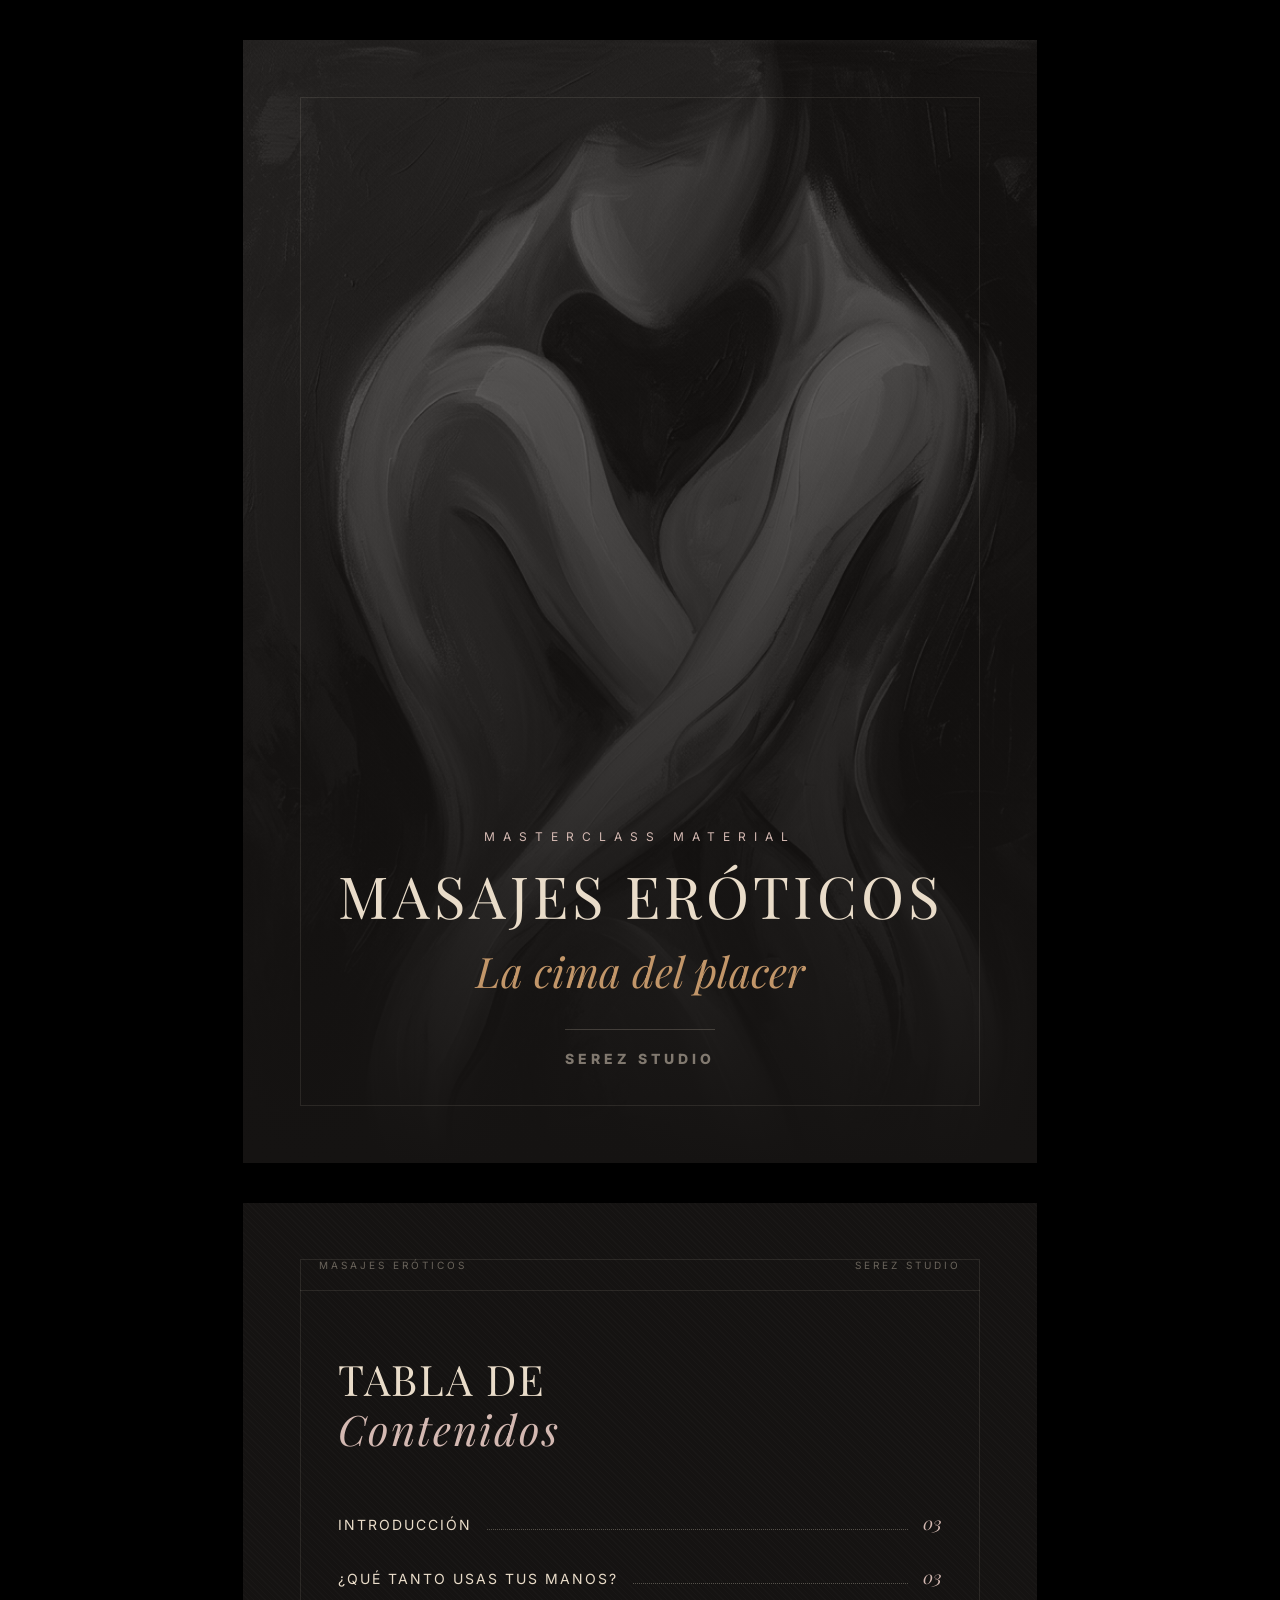
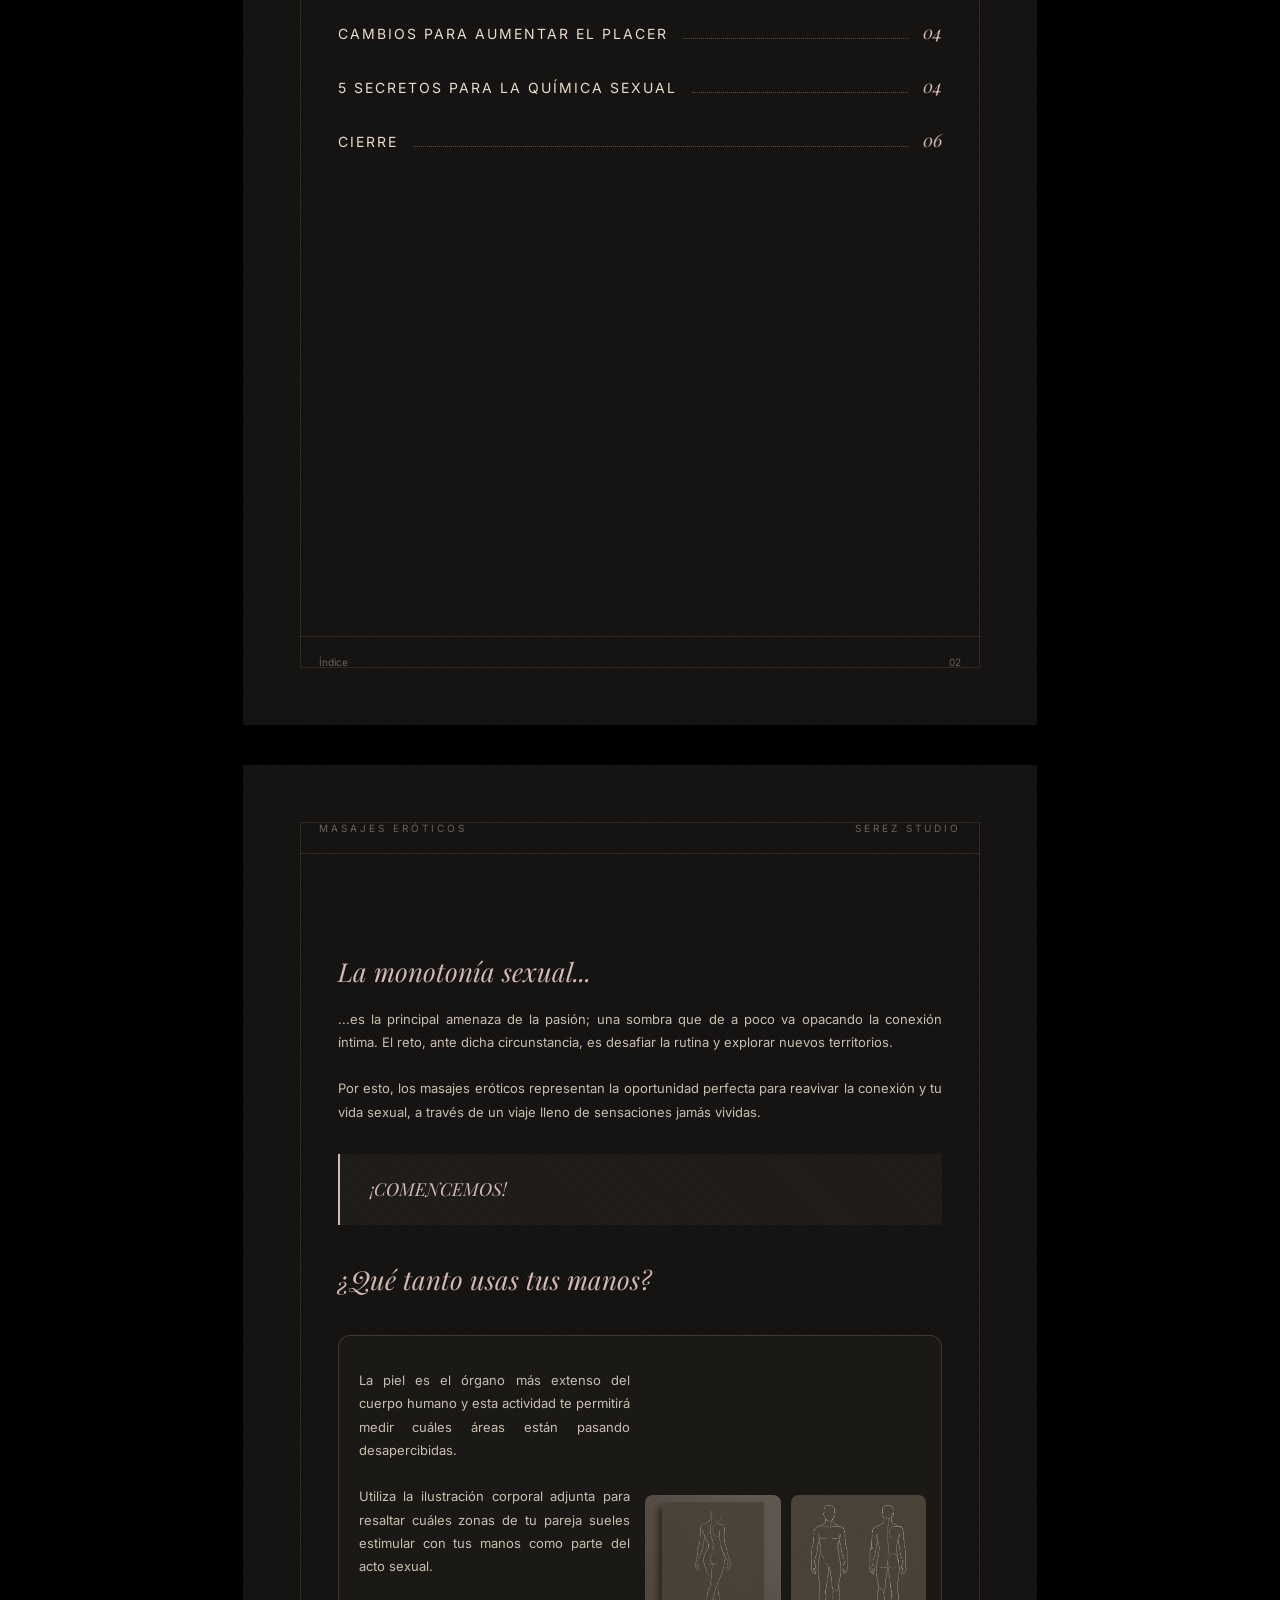
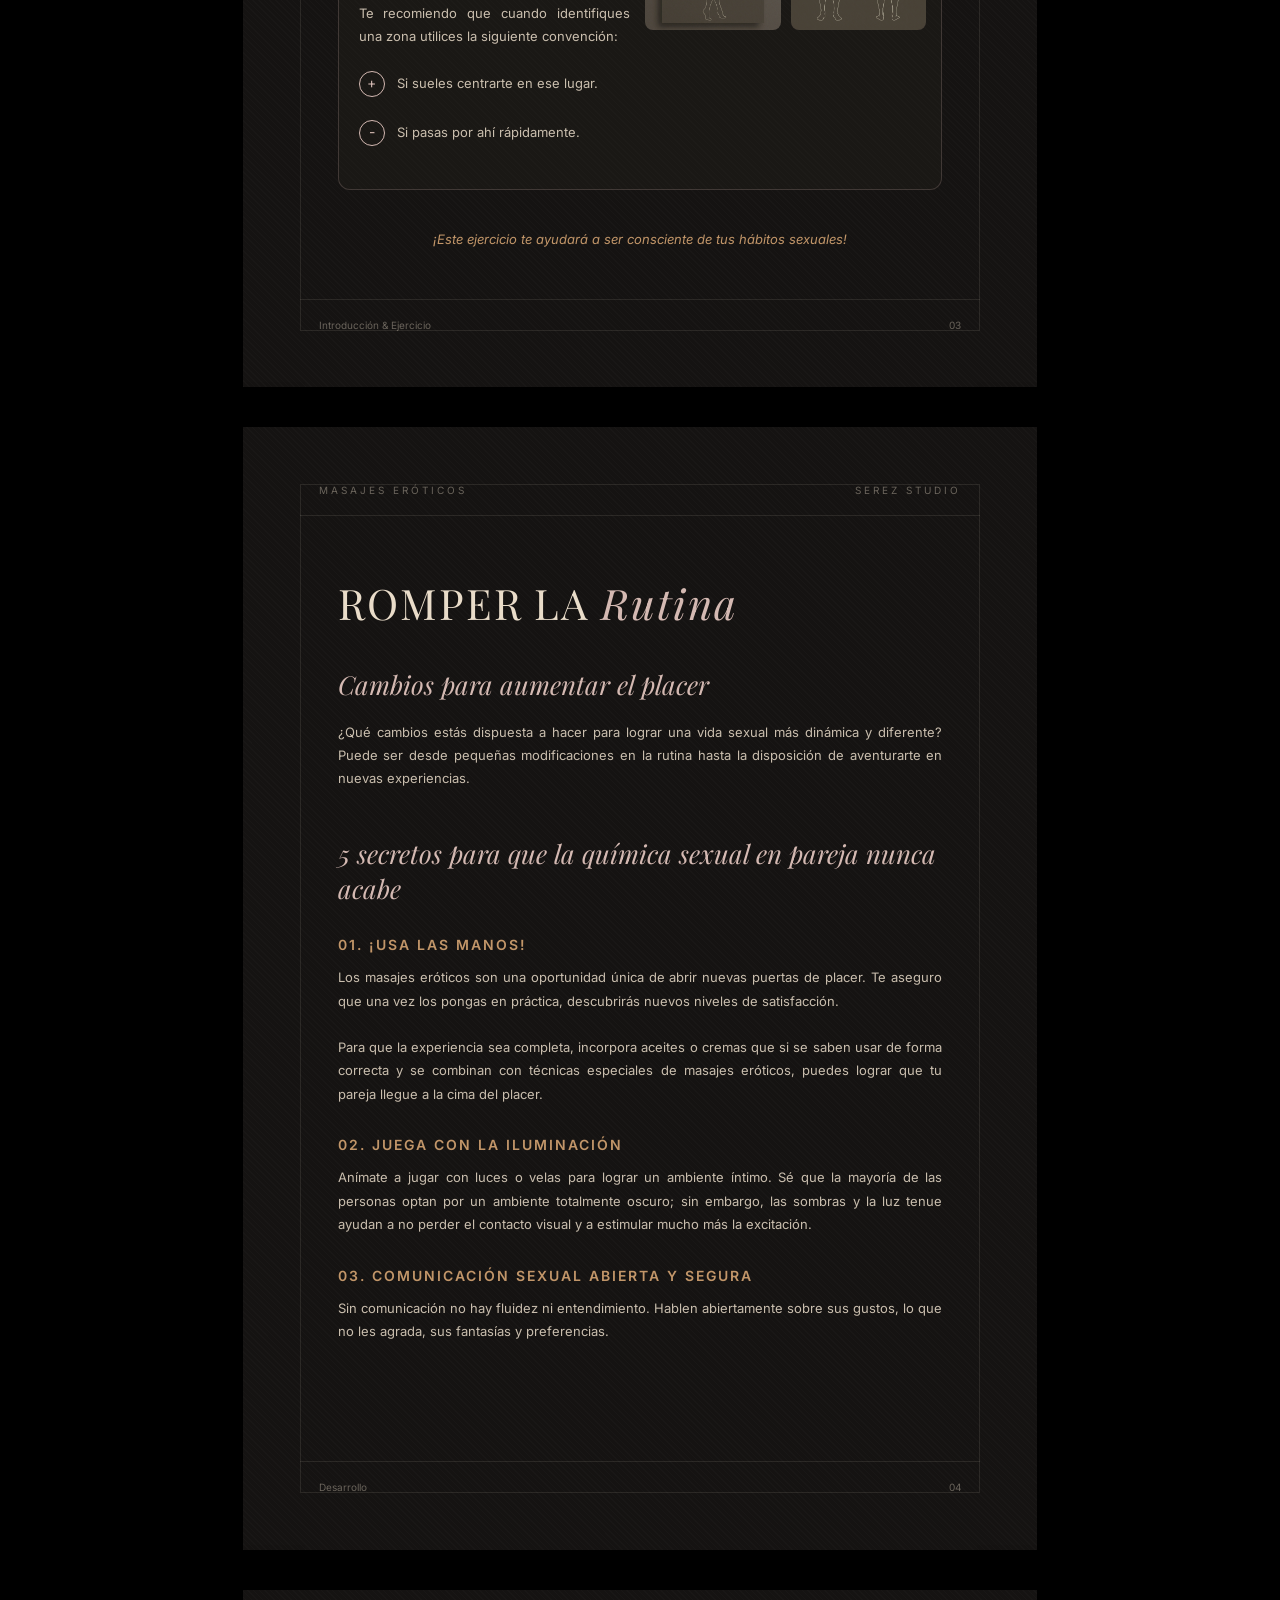
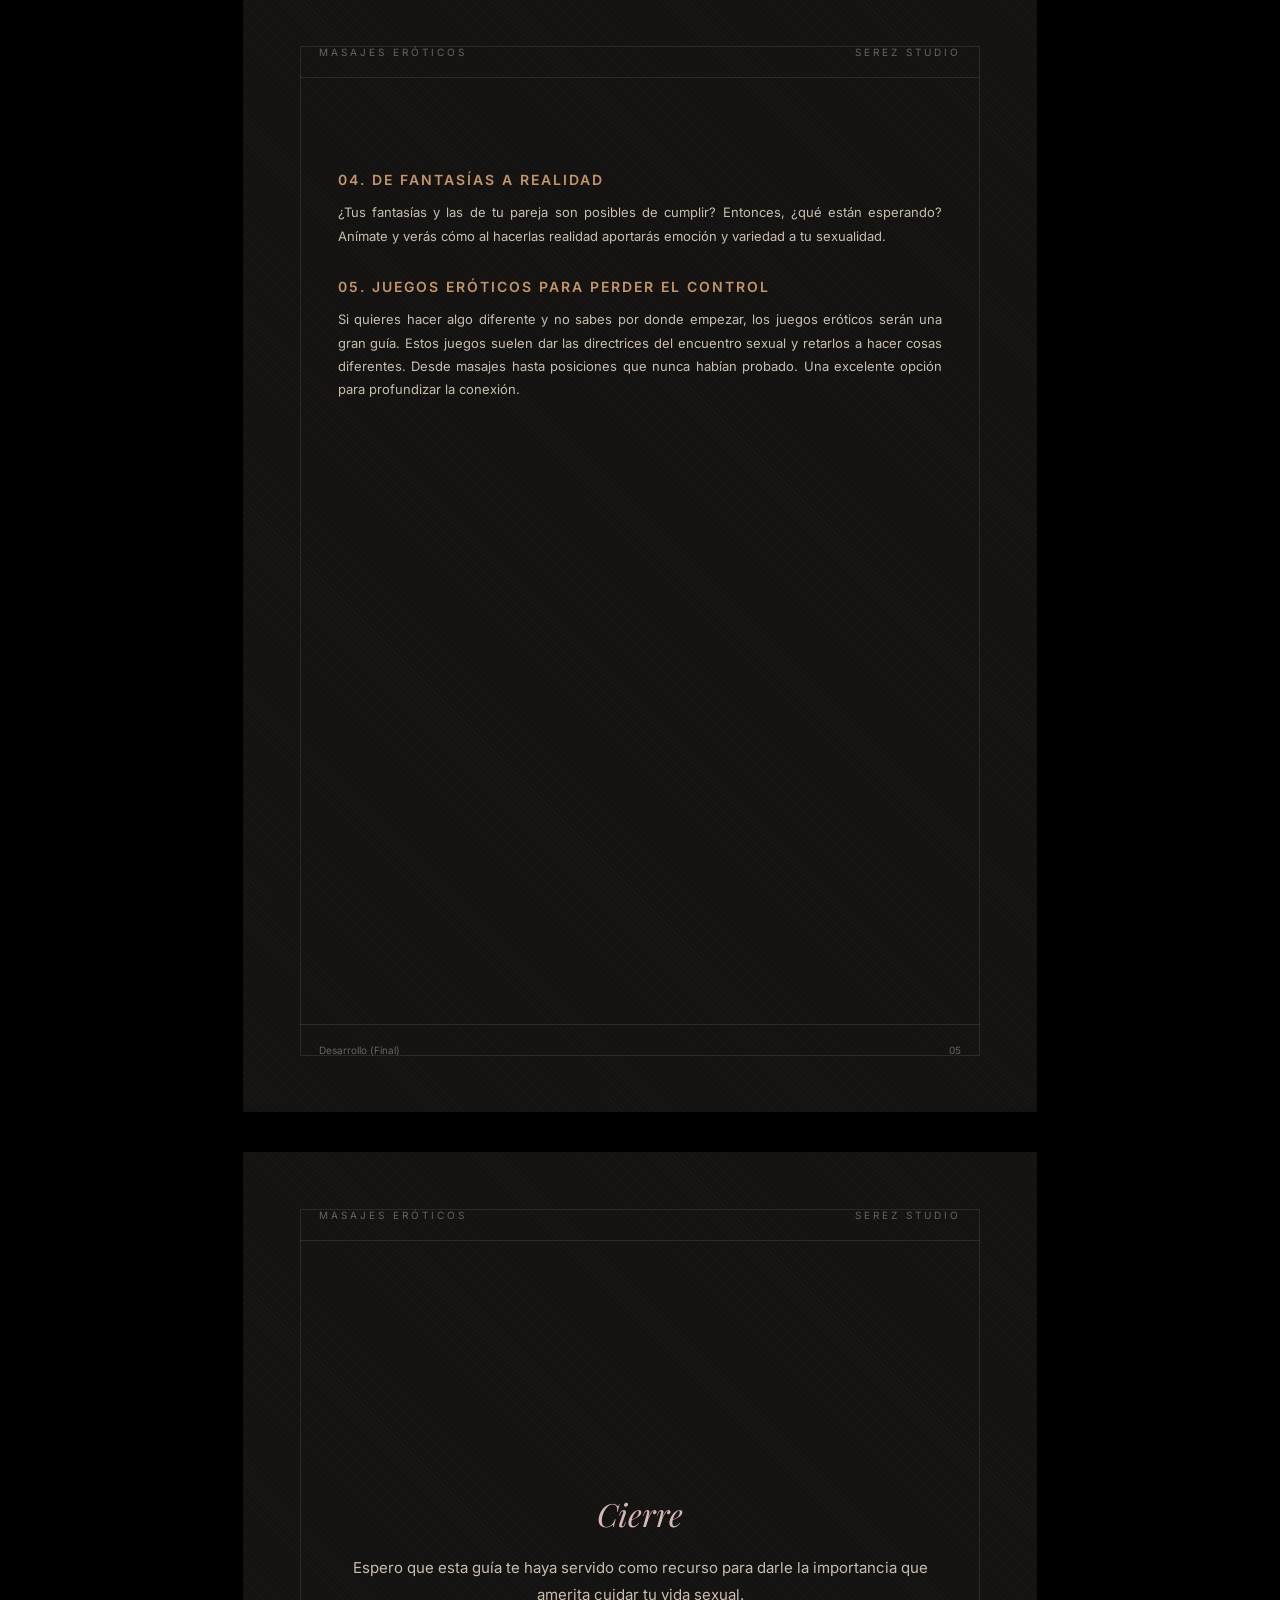
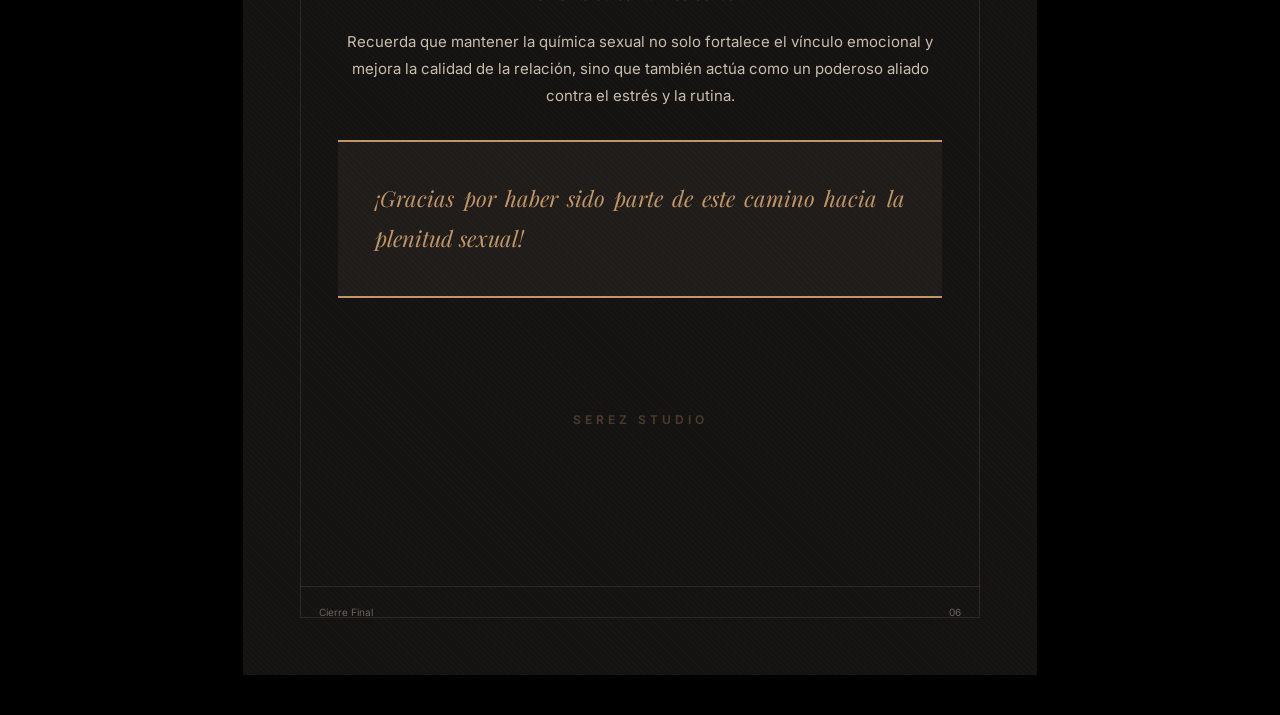
<file: serez/ebook-es.html>
<!DOCTYPE html>
<html lang="es">
<head>
    <meta charset="UTF-8">
    <meta name="viewport" content="width=device-width, initial-scale=1.0">
    <title>E-Book: Masajes Eróticos</title>
    <!-- Fuentes de la marca -->
    <link rel="preconnect" href="https://fonts.googleapis.com">
    <link rel="preconnect" href="https://fonts.gstatic.com" crossorigin>
    <link href="https://fonts.googleapis.com/css2?family=Inter:wght@300;400;600;800&family=Playfair+Display:ital,wght@0,400;0,600;0,800;1,400;1,600;1,800&display=swap" rel="stylesheet">
    <style>
        :root {
            --bg-main: #151312;
            --bg-taupe: #2a251e;
            --bg-taupe-light: #47433a;
            --text-cream: #E9DCC9;
            --accent-pink: #d4b9b2;
            --accent-gold: #c29669;
        }

        body {
            background-color: #000;
            margin: 0;
            padding: 40px 0;
            display: flex;
            flex-direction: column;
            align-items: center;
            gap: 40px;
            font-family: 'Inter', sans-serif;
            color: var(--text-cream);
        }

        /* Estilo base de cada página (Formato A4) */
        .page {
            width: 210mm;
            min-height: 297mm;
            background-color: var(--bg-main);
            position: relative;
            box-shadow: 0 15px 40px rgba(0,0,0,0.5);
            overflow: hidden;
            box-sizing: border-box;
            background-image: repeating-linear-gradient(
                45deg, 
                rgba(255,255,255,0.015), 
                rgba(255,255,255,0.015) 1px, 
                transparent 1px, 
                transparent 4px
            );
        }

        /* Decorador de bordes (Estilo Dark Editorial) */
        .page-border {
            position: absolute;
            top: 15mm; bottom: 15mm;
            left: 15mm; right: 15mm;
            border: 1px solid rgba(233, 220, 201, 0.1);
            pointer-events: none;
            z-index: 50;
        }

        /* Encabezado y Pie de página comunes */
        .page-header {
            position: absolute;
            top: 15mm; left: 15mm; right: 15mm;
            display: flex;
            justify-content: space-between;
            align-items: center;
            padding: 0 5mm;
            font-size: 10px;
            text-transform: uppercase;
            letter-spacing: 3px;
            color: rgba(233, 220, 201, 0.4);
            border-bottom: 1px solid rgba(233, 220, 201, 0.1);
            padding-bottom: 5mm;
            z-index: 20;
        }
        .page-footer {
            position: absolute;
            bottom: 15mm; left: 15mm; right: 15mm;
            display: flex;
            justify-content: space-between;
            align-items: center;
            padding: 0 5mm;
            font-size: 10px;
            color: rgba(233, 220, 201, 0.4);
            border-top: 1px solid rgba(233, 220, 201, 0.1);
            padding-top: 5mm;
            z-index: 20;
        }

        /* Contenido de texto */
        .content {
            padding: 40mm 25mm 30mm 25mm;
            position: relative;
            z-index: 10;
        }

        h1, h2, h3 {
            font-family: 'Playfair Display', serif;
            font-weight: 400;
            margin-top: 0;
            color: var(--text-cream);
        }

        h1 {
            font-size: 42px;
            letter-spacing: 2px;
            line-height: 1.2;
            margin-bottom: 10mm;
            text-transform: uppercase;
        }
        
        h1 span.italic {
            font-style: italic;
            text-transform: none;
            color: var(--accent-pink);
        }

        h2 {
            font-size: 26px;
            color: var(--accent-pink);
            margin-top: 10mm;
            margin-bottom: 5mm;
            font-style: italic;
        }

        h3 {
            font-family: 'Inter', sans-serif;
            font-size: 14px;
            font-weight: 600;
            text-transform: uppercase;
            letter-spacing: 2px;
            color: var(--accent-gold);
            margin-top: 8mm;
            margin-bottom: 3mm;
        }

        p {
            font-size: 13px;
            line-height: 1.8;
            margin-bottom: 6mm;
            color: rgba(233, 220, 201, 0.85);
            text-align: justify;
        }

        .highlight-box {
            background-color: rgba(212, 185, 178, 0.05);
            border-left: 2px solid var(--accent-pink);
            padding: 5mm 8mm;
            margin: 8mm 0;
        }

        .highlight-box p {
            margin: 0;
            font-style: italic;
            font-family: 'Playfair Display', serif;
            font-size: 18px;
            color: var(--accent-pink);
        }

        .button-link {
            display: inline-block;
            border: 1px solid var(--accent-gold);
            color: var(--accent-gold);
            padding: 8px 24px;
            border-radius: 30px;
            text-decoration: none;
            font-size: 12px;
            letter-spacing: 2px;
            text-transform: uppercase;
            margin-top: 4px;
            transition: all 0.3s;
        }

        /* ---------------------------------------------------
           PÁGINA 1: PORTADA
        --------------------------------------------------- */
        .cover-page {
            background-color: var(--bg-main);
        }
        .cover-image {
            position: absolute;
            top: 0; left: 0; width: 100%; height: 100%;
            object-fit: cover;
            opacity: 0.6;
            z-index: 1;
            mix-blend-mode: luminosity;
        }
        .cover-gradient {
            position: absolute;
            top: 0; left: 0; width: 100%; height: 100%;
            background: linear-gradient(to bottom, rgba(21, 19, 18, 0.2) 0%, rgba(21, 19, 18, 1) 100%);
            z-index: 2;
        }
        .cover-content {
            position: absolute;
            bottom: 25mm;
            left: 20mm;
            right: 20mm;
            z-index: 10;
            text-align: center;
        }
        .cover-tag {
            font-family: 'Inter', sans-serif;
            font-size: 12px;
            letter-spacing: 8px;
            text-transform: uppercase;
            color: var(--accent-pink);
            margin-bottom: 20px;
            display: block;
        }
        .cover-title {
            font-family: 'Playfair Display', serif;
            font-size: 58px;
            line-height: 1.1;
            text-transform: uppercase;
            letter-spacing: 4px;
            margin: 0 0 15px 0;
            font-weight: 400;
        }
        .cover-subtitle {
            font-family: 'Playfair Display', serif;
            font-size: 42px;
            font-style: italic;
            color: var(--accent-gold);
            margin: 0 0 30px 0;
            font-weight: 400;
        }
        .cover-logo {
            font-family: 'Inter', sans-serif;
            font-weight: 800;
            font-size: 14px;
            letter-spacing: 4px;
            color: rgba(233, 220, 201, 0.5);
            border-top: 1px solid rgba(233, 220, 201, 0.2);
            padding-top: 20px;
            display: inline-block;
        }

        /* ---------------------------------------------------
           PÁGINA 2: ÍNDICE
        --------------------------------------------------- */
        .index-list {
            list-style: none;
            padding: 0;
            margin-top: 15mm;
        }
        .index-list li {
            margin-bottom: 8mm;
        }
        .index-list li a {
            display: flex;
            justify-content: space-between;
            align-items: baseline;
            text-decoration: none;
            width: 100%;
            transition: all 0.3s ease;
        }
        .index-list li a:hover .chapter {
            color: var(--accent-gold);
        }
        .index-list span.chapter {
            font-family: 'Inter', sans-serif;
            font-size: 14px;
            letter-spacing: 2px;
            text-transform: uppercase;
            color: var(--text-cream);
        }
        .index-list span.dots {
            flex-grow: 1;
            border-bottom: 1px dotted rgba(233, 220, 201, 0.3);
            margin: 0 15px;
        }
        .index-list span.page-num {
            font-family: 'Playfair Display', serif;
            font-size: 18px;
            font-style: italic;
            color: var(--accent-pink);
        }

        /* ---------------------------------------------------
           EJERCICIO INTERACTIVO (Silueta)
        --------------------------------------------------- */
        .exercise-container {
            display: flex;
            gap: 20px;
            margin-top: 10mm;
            margin-bottom: 10mm;
            border: 1px solid rgba(212, 185, 178, 0.2);
            border-radius: 12px;
            padding: 20px;
            background: rgba(42, 37, 30, 0.3);
        }
        .exercise-text {
            flex: 1;
        }
        .exercise-image {
            flex: 1;
            display: flex;
            justify-content: center;
            align-items: center;
            position: relative;
        }
        .exercise-image img {
            width: 100%;
            max-width: 200px;
            height: auto;
            border-radius: 8px;
            opacity: 0.85;
            mix-blend-mode: screen;
        }
        .marker {
            display: inline-block;
            width: 24px; height: 24px;
            border-radius: 50%;
            border: 1px solid var(--accent-pink);
            text-align: center;
            line-height: 22px;
            font-family: 'Inter', sans-serif;
            font-size: 14px;
            color: var(--accent-pink);
            margin-right: 8px;
        }

        /* Reglas de Impresión */
        @media print {
            body {
                background-color: transparent;
                padding: 0;
                gap: 0;
            }
            .page {
                box-shadow: none;
                margin: 0;
                page-break-after: always;
            }
            /* Garantizar fondos al imprimir en Chrome */
            * {
                -webkit-print-color-adjust: exact !important;
                print-color-adjust: exact !important;
            }
        }
    </style>
</head>
<body>

    <!-- ================== PÁGINA 1: PORTADA ================== -->
    <div class="page cover-page">
        <!-- Imagen de Portada generada -->
        <img src="assets/images/ebook_cover_art.png" alt="Cover Art" class="cover-image">
        <div class="cover-gradient"></div>
        <div class="page-border"></div>

        <div class="cover-content">
            <span class="cover-tag">Masterclass Material</span>
            <h1 class="cover-title">Masajes Eróticos</h1>
            <h2 class="cover-subtitle">La cima del placer</h2>
            <div class="cover-logo">SEREZ STUDIO</div>
        </div>
    </div>

    <!-- ================== PÁGINA 2: ÍNDICE ================== -->
    <div class="page">
        <div class="page-border"></div>
        <div class="page-header">
            <span>Masajes Eróticos</span>
            <span>Serez Studio</span>
        </div>
        <div class="content">
            <h1>Tabla de <br><span class="italic">Contenidos</span></h1>
            
            <ul class="index-list">
                <li><a href="#page-3"><span class="chapter">Introducción</span><span class="dots"></span><span class="page-num">03</span></a></li>
                <li><a href="#page-3"><span class="chapter">¿Qué tanto usas tus manos?</span><span class="dots"></span><span class="page-num">03</span></a></li>
                <li><a href="#page-4"><span class="chapter">Cambios para aumentar el placer</span><span class="dots"></span><span class="page-num">04</span></a></li>
                <li><a href="#page-4"><span class="chapter">5 Secretos para la química sexual</span><span class="dots"></span><span class="page-num">04</span></a></li>
                <li><a href="#page-6"><span class="chapter">Cierre</span><span class="dots"></span><span class="page-num">06</span></a></li>
            </ul>
        </div>
        <div class="page-footer">
            <span>Índice</span>
            <span>02</span>
        </div>
    </div>

    <!-- ================== PÁGINA 3: INTRODUCCIÓN ================== -->
    <div class="page" id="page-3">
        <div class="page-border"></div>
        <div class="page-header">
            <span>Masajes Eróticos</span>
            <span>Serez Studio</span>
        </div>
        <div class="content">
            
            <h2>La monotonía sexual...</h2>
            <p>
                ...es la principal amenaza de la pasión; una sombra que de a poco va opacando la conexión íntima. El reto, ante dicha circunstancia, es desafiar la rutina y explorar nuevos territorios. 
            </p>
            <p>
                Por esto, los masajes eróticos representan la oportunidad perfecta para reavivar la conexión y tu vida sexual, a través de un viaje lleno de sensaciones jamás vividas.
            </p>

            <div class="highlight-box">
                <p>¡COMENCEMOS!</p>
            </div>

            <h2>¿Qué tanto usas tus manos?</h2>
            
            <div class="exercise-container">
                <div class="exercise-text">
                    <p>
                        La piel es el órgano más extenso del cuerpo humano y esta actividad te permitirá medir cuáles áreas están pasando desapercibidas.
                    </p>
                    <p>
                        Utiliza la ilustración corporal adjunta para resaltar cuáles zonas de tu pareja sueles estimular con tus manos como parte del acto sexual. 
                    </p>
                    <p>
                        Te recomiendo que cuando identifiques una zona utilices la siguiente convención:
                    </p>
                    <p style="margin-top: 15px;">
                        <span class="marker">+</span> Si sueles centrarte en ese lugar.<br><br>
                        <span class="marker">-</span> Si pasas por ahí rápidamente.
                    </p>
                </div>
                <div class="exercise-image" style="display: flex; gap: 10px;">
                    <!-- Siluetas generadas para el ejercicio (Mujer y Hombre) -->
                    <img src="assets/images/body_silhouette.png" alt="Silueta Femenina" style="width: 50%;">
                    <img src="assets/images/male_body_silhouette.png" alt="Silueta Masculina" style="width: 50%;">
                </div>
            </div>

            <p style="text-align: center; font-style: italic; color: var(--accent-gold); margin-top: 10mm;">
                ¡Este ejercicio te ayudará a ser consciente de tus hábitos sexuales!
            </p>

        </div>
        <div class="page-footer">
            <span>Introducción & Ejercicio</span>
            <span>03</span>
        </div>
    </div>

    <!-- ================== PÁGINA 4: DESARROLLO (PTE 1) ================== -->
    <div class="page" id="page-4">
        <div class="page-border"></div>
        <div class="page-header">
            <span>Masajes Eróticos</span>
            <span>Serez Studio</span>
        </div>
        <div class="content">
            
            <h1>Romper la <span class="italic">Rutina</span></h1>

            <h2>Cambios para aumentar el placer</h2>
            <p>
                ¿Qué cambios estás dispuesta a hacer para lograr una vida sexual más dinámica y diferente? Puede ser desde pequeñas modificaciones en la rutina hasta la disposición de aventurarte en nuevas experiencias.
            </p>

            <h2 style="margin-top: 12mm;">5 secretos para que la química sexual en pareja nunca acabe</h2>

            <h3>01. ¡Usa las manos!</h3>
            <p>
                Los masajes eróticos son una oportunidad única de abrir nuevas puertas de placer. Te aseguro que una vez los pongas en práctica, descubrirás nuevos niveles de satisfacción.
            </p>
            <p>
                Para que la experiencia sea completa, incorpora aceites o cremas que si se saben usar de forma correcta y se combinan con técnicas especiales de masajes eróticos, puedes lograr que tu pareja llegue a la cima del placer.
            </p>

            <h3>02. Juega con la iluminación</h3>
            <p>
                Anímate a jugar con luces o velas para lograr un ambiente íntimo. Sé que la mayoría de las personas optan por un ambiente totalmente oscuro; sin embargo, las sombras y la luz tenue ayudan a no perder el contacto visual y a estimular mucho más la excitación.
            </p>

            <h3>03. Comunicación sexual abierta y segura</h3>
            <p>
                Sin comunicación no hay fluidez ni entendimiento. Hablen abiertamente sobre sus gustos, lo que no les agrada, sus fantasías y preferencias.
            </p>

        </div>
        <div class="page-footer">
            <span>Desarrollo</span>
            <span>04</span>
        </div>
    </div>

    <!-- ================== PÁGINA 5: DESARROLLO (PTE 2) Y CIERRE ================== -->
    <div class="page" id="page-5">
        <div class="page-border"></div>
        <div class="page-header">
            <span>Masajes Eróticos</span>
            <span>Serez Studio</span>
        </div>
        <div class="content">
            
            <h3>04. De fantasías a realidad</h3>
            <p>
                ¿Tus fantasías y las de tu pareja son posibles de cumplir? Entonces, ¿qué están esperando? Anímate y verás cómo al hacerlas realidad aportarás emoción y variedad a tu sexualidad.
            </p>

            <h3>05. Juegos eróticos para perder el control</h3>
            <p>
                Si quieres hacer algo diferente y no sabes por donde empezar, los juegos eróticos serán una gran guía. Estos juegos suelen dar las directrices del encuentro sexual y retarlos a hacer cosas diferentes. Desde masajes hasta posiciones que nunca habían probado. Una excelente opción para profundizar la conexión.
            </p>

        </div>
        <div class="page-footer">
            <span>Desarrollo (Final)</span>
            <span>05</span>
        </div>
    </div>

    <!-- ================== PÁGINA 6: CIERRE FINAL ================== -->
    <div class="page" id="page-6">
        <div class="page-border"></div>
        <div class="page-header">
            <span>Masajes Eróticos</span>
            <span>Serez Studio</span>
        </div>
        <div class="content">

            <div style="height: 40mm;"></div> <!-- Espaciador para centrar verticalmente -->

            <h2 style="text-align: center; font-size: 32px;">Cierre</h2>
            <p style="text-align: center; font-size: 15px; margin-bottom: 20px;">
                Espero que esta guía te haya servido como recurso para darle la importancia que amerita cuidar tu vida sexual.
            </p>
            <p style="text-align: center; font-size: 15px; margin-bottom: 30px;">
                Recuerda que mantener la química sexual no solo fortalece el vínculo emocional y mejora la calidad de la relación, sino que también actúa como un poderoso aliado contra el estrés y la rutina.
            </p>

            <div class="highlight-box" style="text-align: center; border-left: none; border-top: 2px solid var(--accent-gold); border-bottom: 2px solid var(--accent-gold); padding: 10mm;">
                <p style="color: var(--accent-gold); font-size: 22px;">
                    ¡Gracias por haber sido parte de este camino hacia la plenitud sexual!
                </p>
            </div>

            <div style="text-align: center; margin-top: 30mm; opacity: 0.3;">
                <h3 style="margin: 0; font-size: 12px; letter-spacing: 4px;">SEREZ STUDIO</h3>
            </div>

        </div>
        <div class="page-footer">
            <span>Cierre Final</span>
            <span>06</span>
        </div>
    </div>

    <script src="script.js"></script>
</body>
</html>
</file>
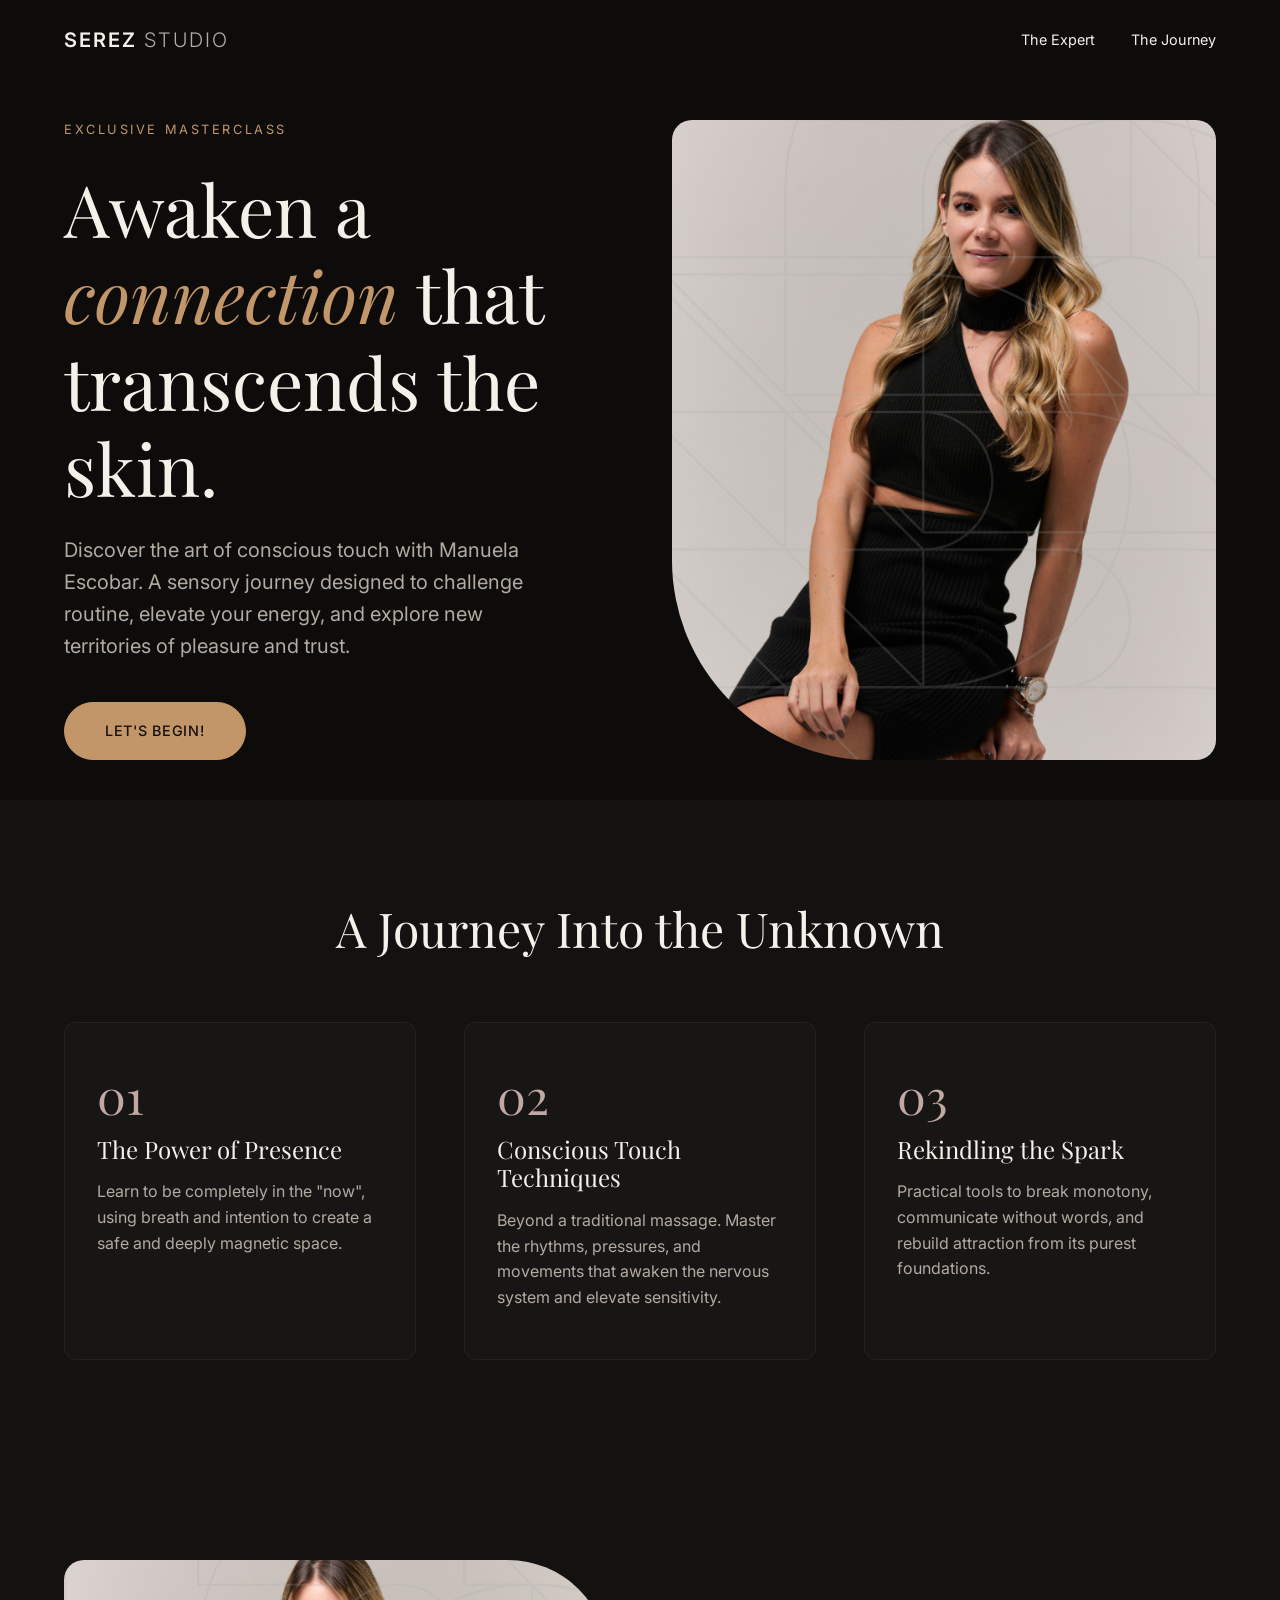
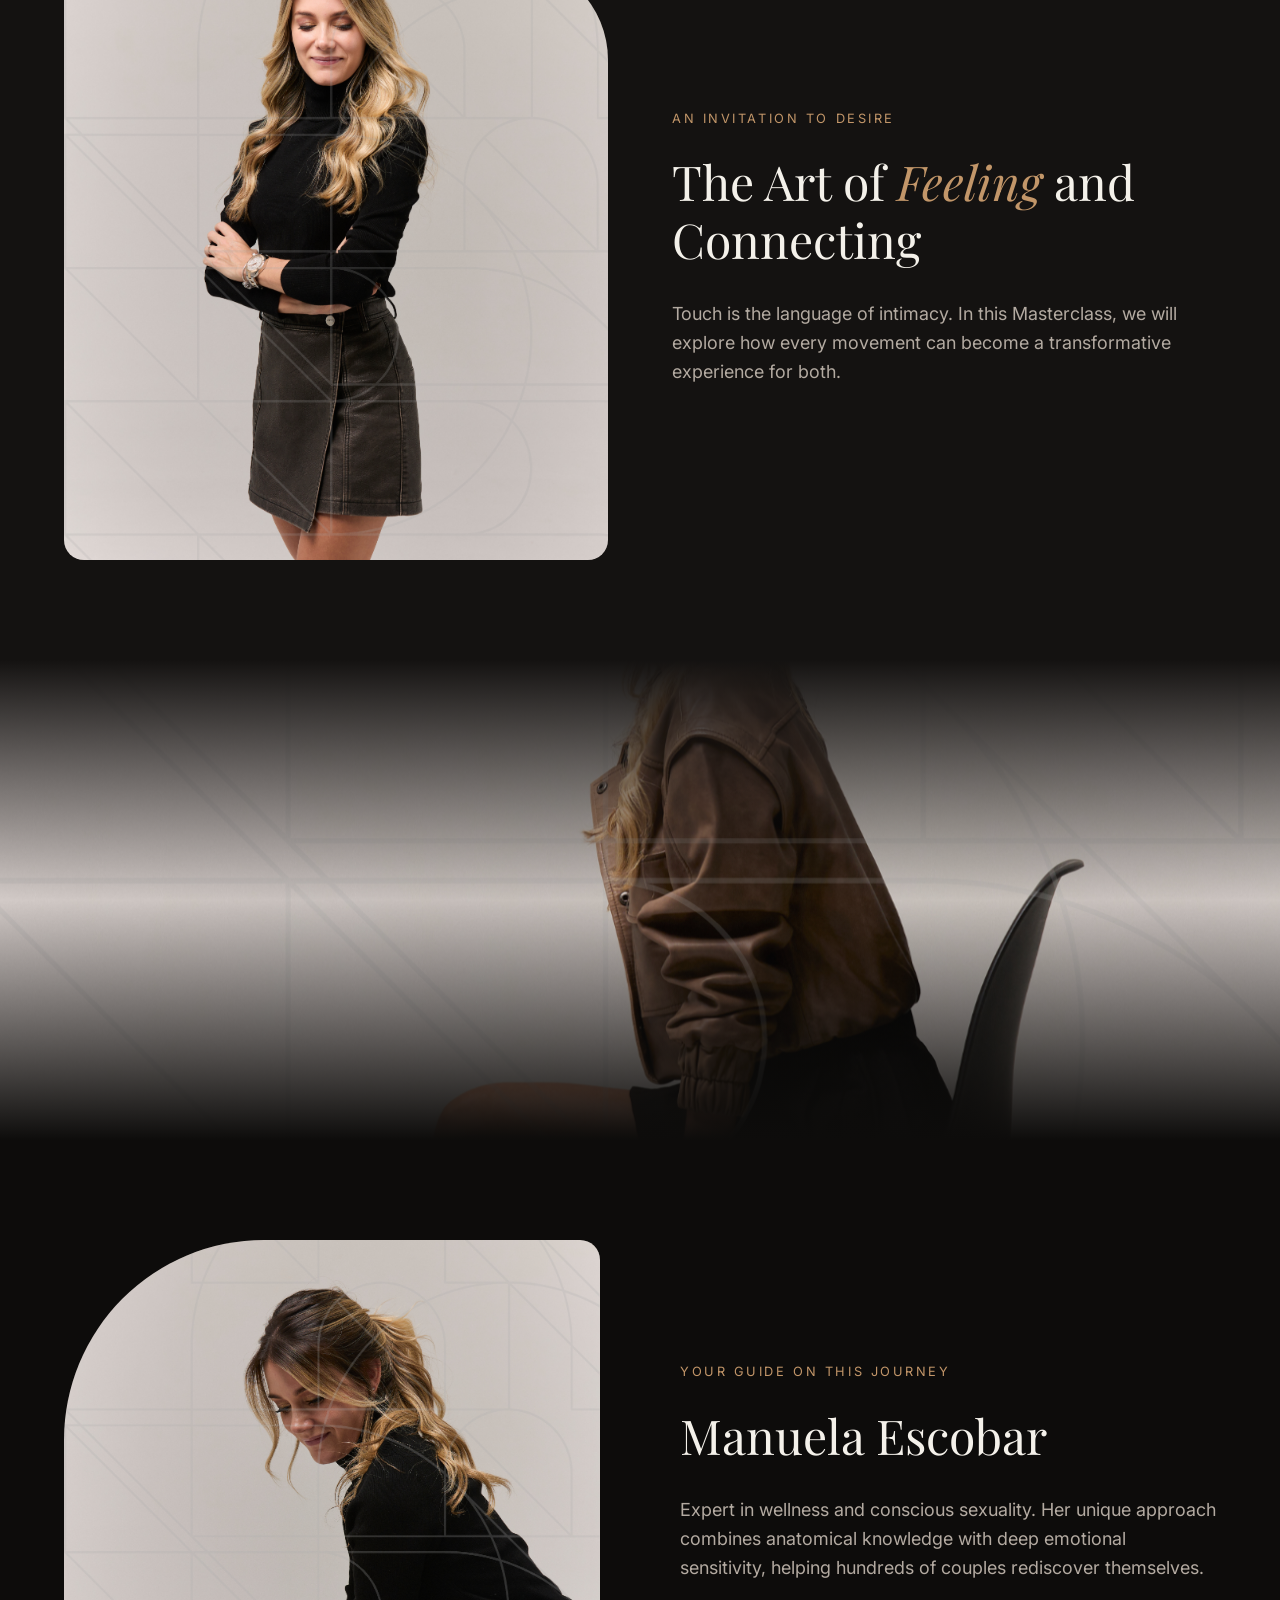
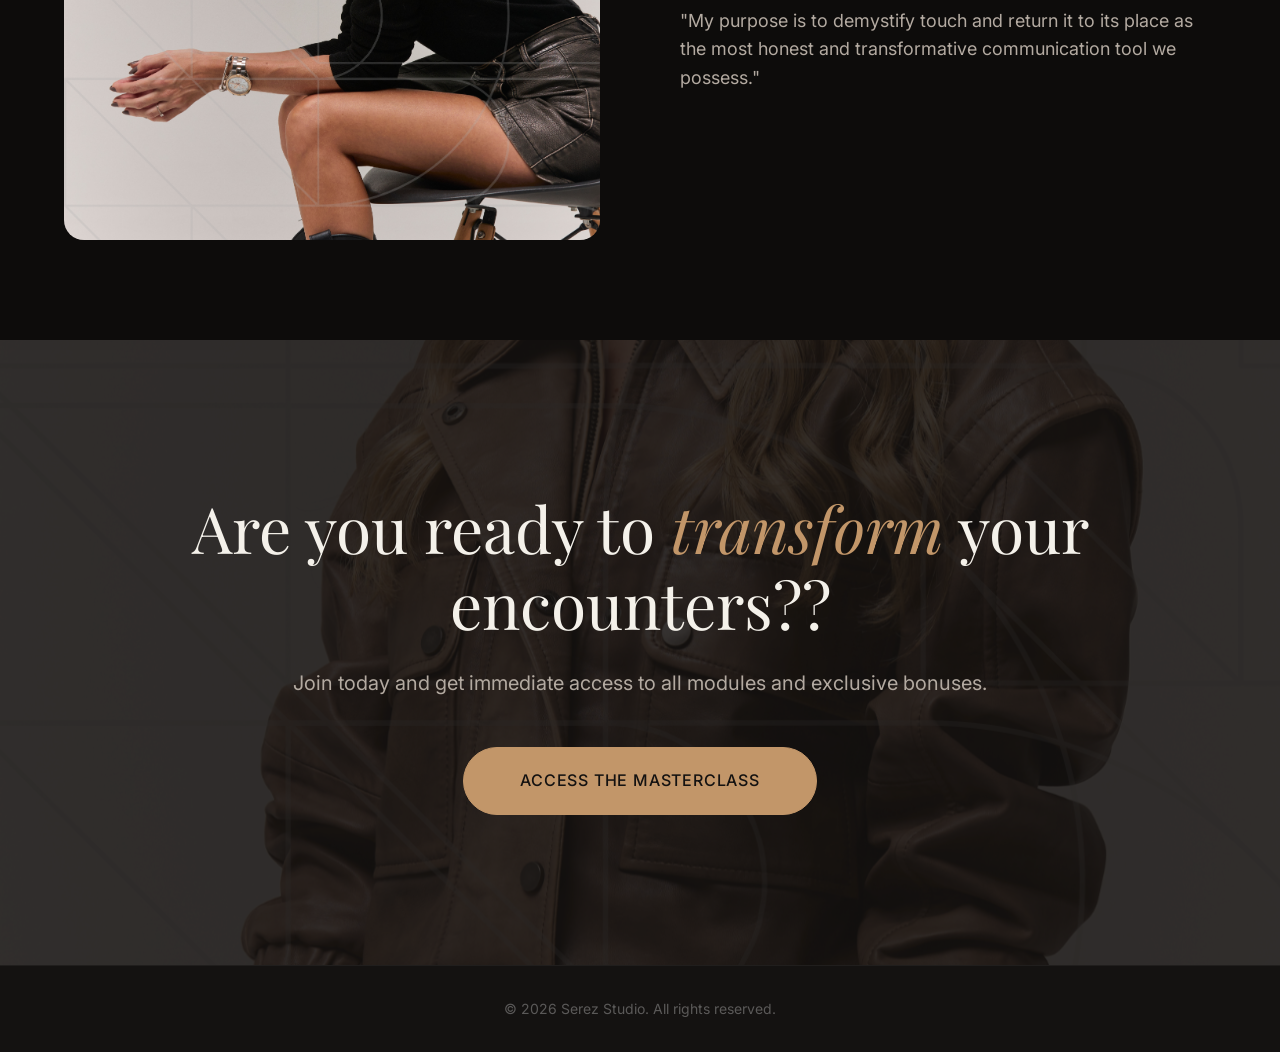
<file: serez/index-en.html>
<!DOCTYPE html>
<html lang="en">
<head>
    <meta charset="UTF-8">
    <meta name="viewport" content="width=device-width, initial-scale=1.0">
    <title>Serez Studio | Masterclass con Manuela Escobar</title>
    <!-- Google Fonts: Playfair Display for Serif, Inter for Sans-Serif -->
    <link rel="preconnect" href="https://fonts.googleapis.com">
    <link rel="preconnect" href="https://fonts.gstatic.com" crossorigin>
    <link href="https://fonts.googleapis.com/css2?family=Inter:wght@300;400;500;600&family=Playfair+Display:ital,wght@0,400;0,600;1,400;1,600&display=swap" rel="stylesheet">
    <link rel="stylesheet" href="style.css">
<link rel="stylesheet" href="mockup.css">
</head>
<body>

    <!-- Header / Navbar -->
    <header class="header animate-fade-in">
        <div class="container header-content">
            <div class="logo">
                <!-- Text logo for now, can be replaced with SVG -->
                SEREZ <span class="logo-light">STUDIO</span>
            </div>
            <nav class="nav">
                <a href="#experta" class="nav-link">The Expert</a>
                <a href="#descubre" class="nav-link">The Journey</a>
            </nav>
        </div>
    </header>

    <!-- Hero Section -->
    <section class="hero">
        <div class="container hero-grid">
            
            <div class="hero-text-content">
                <p class="tagline animate-slide-up" style="--delay: 0.2s">EXCLUSIVE MASTERCLASS</p>
                <h1 class="hero-title animate-slide-up" style="--delay: 0.4s">
                    Awaken a <em>connection</em> that transcends the skin.
                </h1>
                <p class="hero-subtitle animate-slide-up" style="--delay: 0.6s">
                    Discover the art of conscious touch with Manuela Escobar. A sensory journey designed to challenge routine, elevate your energy, and explore new territories of pleasure and trust.
                </p>
                <div class="btn-group animate-slide-up" style="--delay: 0.8s">
                    <a href="#comenzar" class="btn btn-primary">LET'S BEGIN!</a>
                </div>
            </div>

            <div class="hero-image-wrapper animate-fade-in" style="--delay: 0.6s">
                <!-- Imagen Hero -->
                <div class="image-container img-hero parallax-img">
                    <img src="./assets/images/Recurso 1.png" alt="Manuela Escobar Hero" class="cover-img" onerror="this.style.display='none'">
                </div>
                <div class="decorative-element"></div>
            </div>

        </div>
    </section>

    <!-- Section: Qué Descubrirás -->
    <section id="descubre" class="features section-padding">
        <div class="container">
            <h2 class="section-title text-center animate-on-scroll">A Journey Into the Unknown</h2>
            <div class="features-grid">
                
                <div class="feature-card animate-on-scroll">
                    <div class="feature-number">01</div>
                    <h3>The Power of Presence</h3>
                    <p>Learn to be completely in the "now", using breath and intention to create a safe and deeply magnetic space.</p>
                </div>

                <div class="feature-card animate-on-scroll" style="--delay: 0.2s">
                    <div class="feature-number">02</div>
                    <h3>Conscious Touch Techniques</h3>
                    <p>Beyond a traditional massage. Master the rhythms, pressures, and movements that awaken the nervous system and elevate sensitivity.</p>
                </div>

                <div class="feature-card animate-on-scroll" style="--delay: 0.4s">
                    <div class="feature-number">03</div>
                    <h3>Rekindling the Spark</h3>
                    <p>Practical tools to break monotony, communicate without words, and rebuild attraction from its purest foundations.</p>
                </div>

            </div>
        </div>
    </section>

    <!-- Section: La Experiencia -->
    <section class="experience section-padding">
        <div class="container experience-grid">
            <div class="exp-image-1 animate-on-scroll">
                <div class="image-container">
                    <img src="./assets/images/Recurso 2.png" alt="Experiencia Sensorial" class="cover-img" onerror="this.style.display='none'">
                </div>
            </div>
            <div class="exp-text animate-on-scroll" style="--delay: 0.3s">
                <p class="tagline">AN INVITATION TO DESIRE</p>
                <h2 class="section-title">The Art of <em>Feeling</em> and Connecting</h2>
                <p class="body-text">Touch is the language of intimacy. In this Masterclass, we will explore how every movement can become a transformative experience for both.</p>
            </div>
        </div>
    </section>

    <!-- Banner Parallax de Transición -->
    <section class="banner-parallax">
        <div class="image-container">
            <img src="./assets/images/Recurso 4.png" alt="Banner Transición" class="cover-img banner-img" onerror="this.style.display='none'">
        </div>
        <div class="banner-overlay"></div>
    </section>

    <!-- Section: Sobre la Experta -->
    <section id="experta" class="expert section-padding bg-darker">
        <div class="container expert-grid">
            
            <div class="expert-image-wrapper animate-on-scroll">
                <div class="image-container img-expert">
                    <img src="./assets/images/Recurso 5.png" alt="Manuela Escobar de perfil" class="cover-img" onerror="this.style.display='none'">
                </div>
            </div>

            <div class="expert-text-content animate-on-scroll" style="--delay: 0.3s">
                <p class="tagline">YOUR GUIDE ON THIS JOURNEY</p>
                <h2 class="section-title">Manuela Escobar</h2>
                <p class="body-text">
                    Expert in wellness and conscious sexuality. Her unique approach combines anatomical knowledge with deep emotional sensitivity, helping hundreds of couples rediscover themselves.
                </p>
                <p class="body-text">
                    "My purpose is to demystify touch and return it to its place as the most honest and transformative communication tool we possess."
                </p>
            </div>

        </div>
    </section>

    <!-- Section: Final CTA -->
    <section class="final-cta section-padding text-center">
        <!-- Fondo Parallax con Opacidad -->
        <div class="parallax-bg-container">
            <img src="./assets/images/Recurso 3.png" alt="Fondo CTA" class="cover-img banner-img" onerror="this.style.display='none'">
        </div>
        <div class="cta-overlay"></div>
        
        <div class="container animate-on-scroll content-relative">
            <h2 class="cta-title">Are you ready to <em>transform</em> your encounters??</h2>
            <p class="cta-subtitle">Join today and get immediate access to all modules and exclusive bonuses.</p>
            <a href="#inscripcion" class="btn btn-primary btn-large">ACCESS THE MASTERCLASS</a>
        </div>
    </section>

    <!-- Footer -->
    <footer class="footer">
        <div class="container">
            <p>© 2026 Serez Studio. All rights reserved.</p>
        </div>
    </footer>

    <script src="script.js"></script>
</body>
</html>
</file>
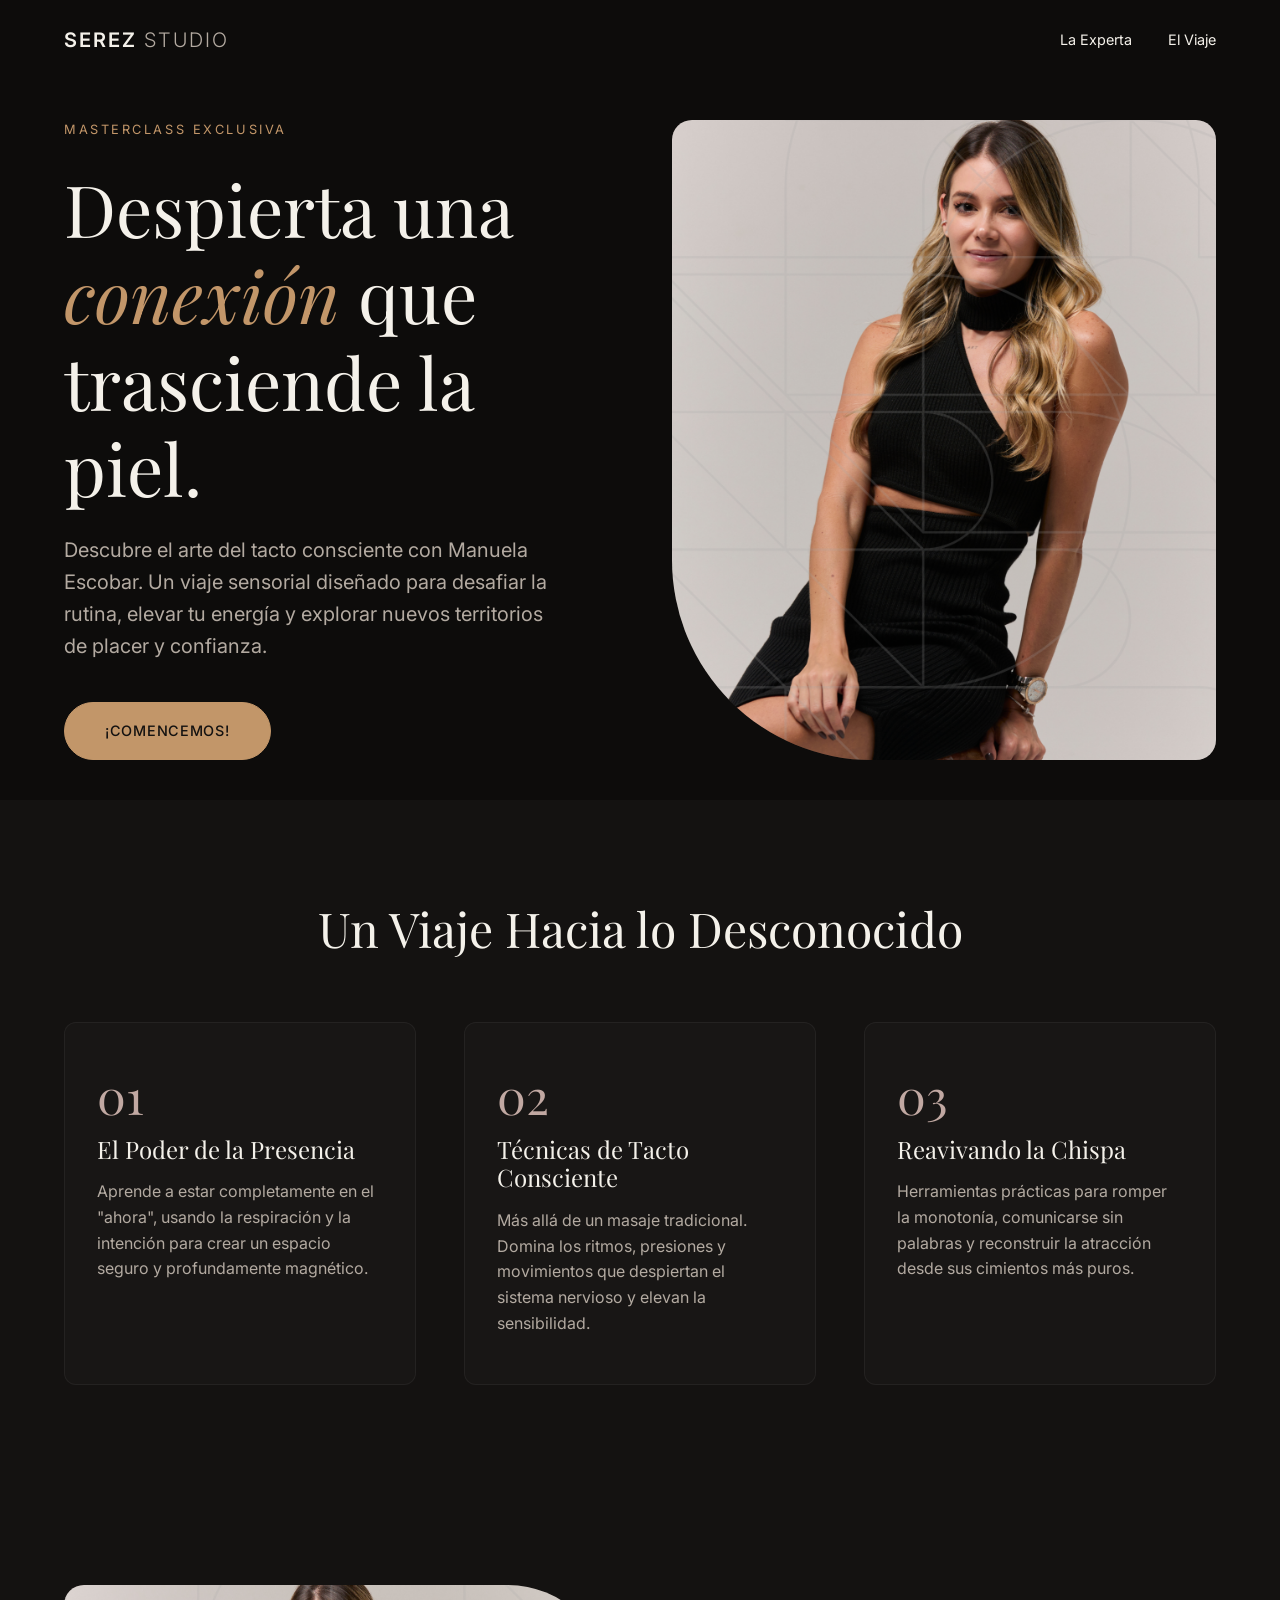
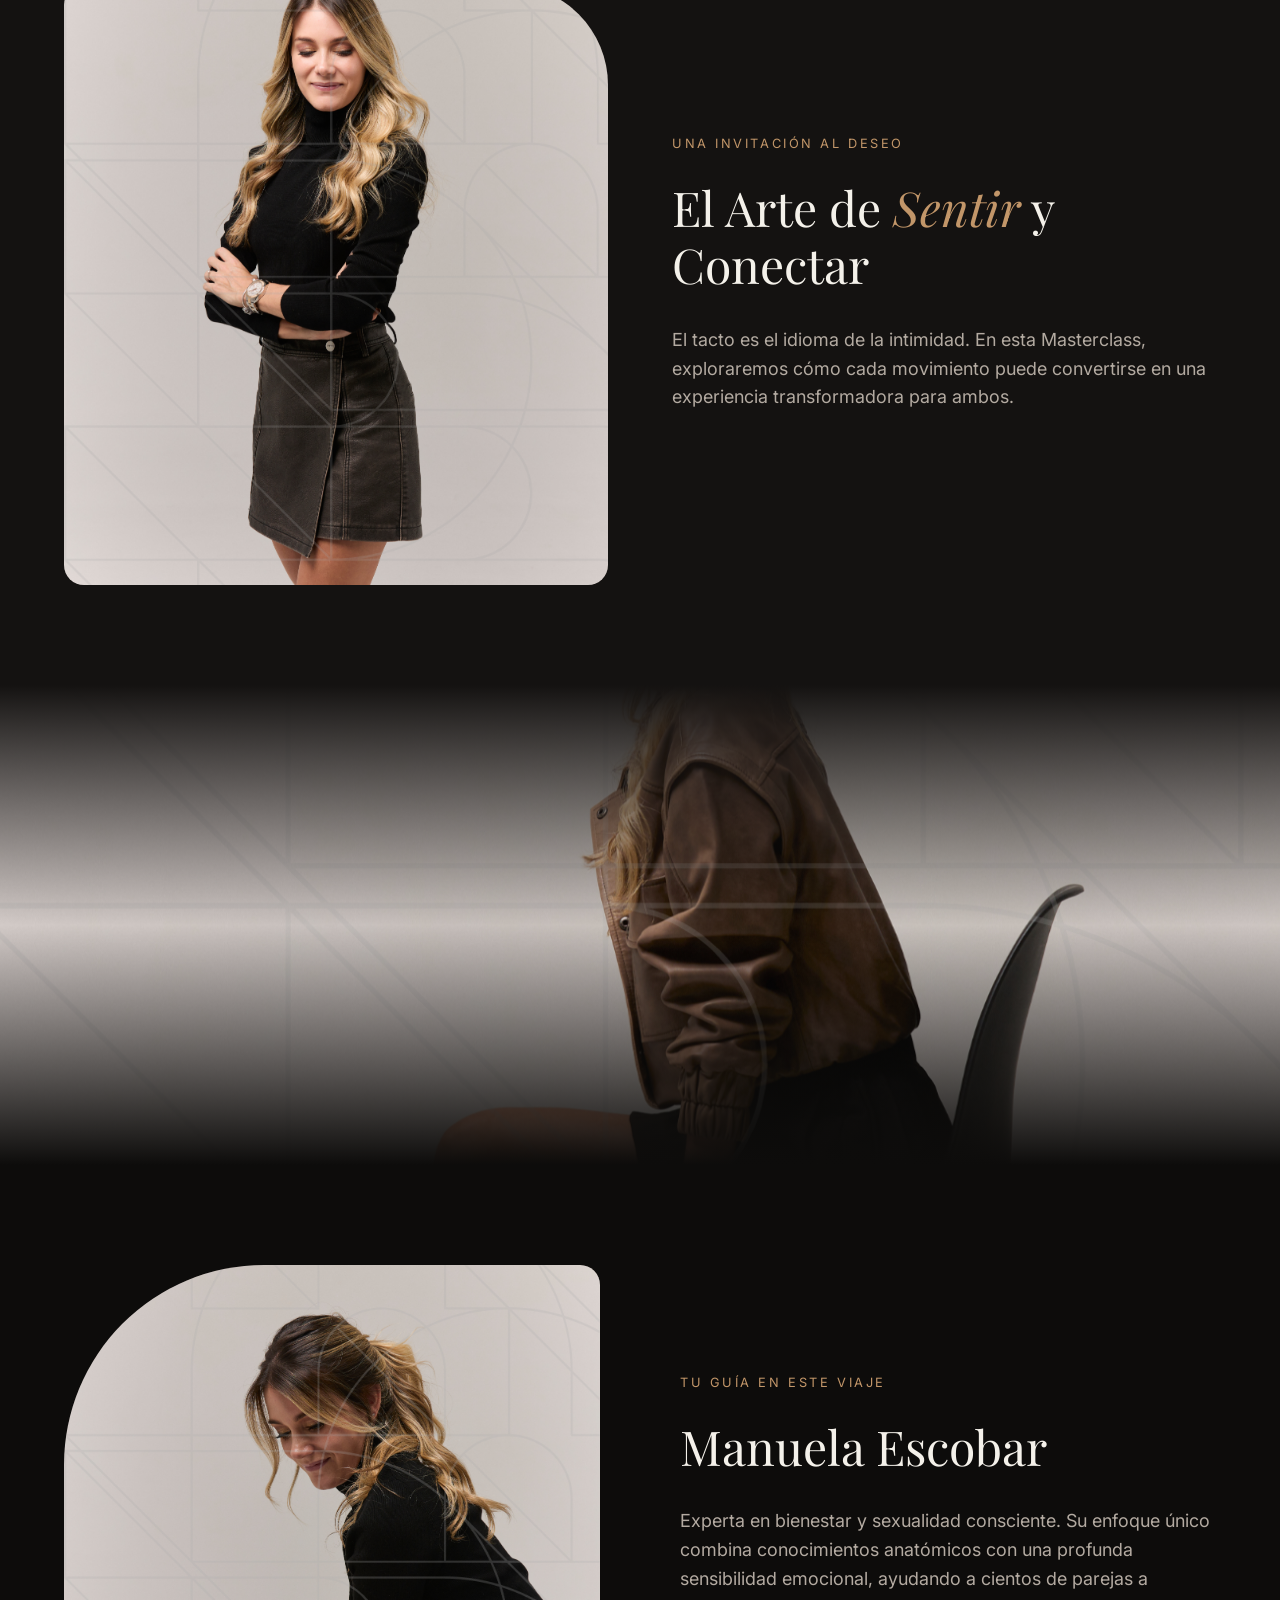
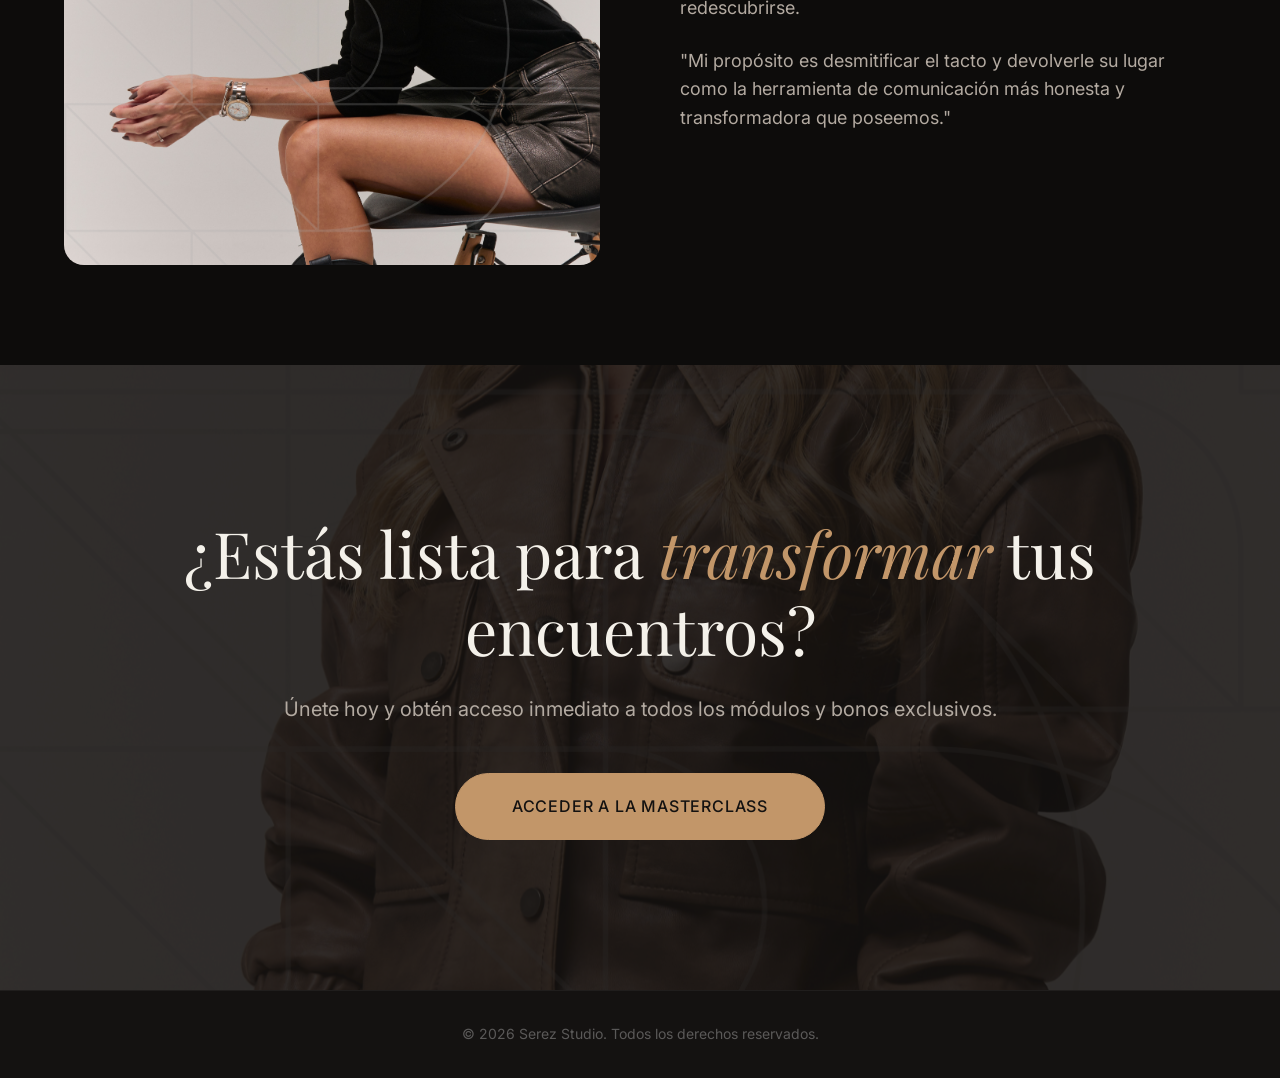
<file: serez/index-es.html>
<!DOCTYPE html>
<html lang="es">
<head>
    <meta charset="UTF-8">
    <meta name="viewport" content="width=device-width, initial-scale=1.0">
    <title>Serez Studio | Masterclass con Manuela Escobar</title>
    <!-- Google Fonts: Playfair Display for Serif, Inter for Sans-Serif -->
    <link rel="preconnect" href="https://fonts.googleapis.com">
    <link rel="preconnect" href="https://fonts.gstatic.com" crossorigin>
    <link href="https://fonts.googleapis.com/css2?family=Inter:wght@300;400;500;600&family=Playfair+Display:ital,wght@0,400;0,600;1,400;1,600&display=swap" rel="stylesheet">
    <link rel="stylesheet" href="style.css">
<link rel="stylesheet" href="mockup.css">
</head>
<body>

    <!-- Header / Navbar -->
    <header class="header animate-fade-in">
        <div class="container header-content">
            <div class="logo">
                <!-- Text logo for now, can be replaced with SVG -->
                SEREZ <span class="logo-light">STUDIO</span>
            </div>
            <nav class="nav">
                <a href="#experta" class="nav-link">La Experta</a>
                <a href="#descubre" class="nav-link">El Viaje</a>
            </nav>
        </div>
    </header>

    <!-- Hero Section -->
    <section class="hero">
        <div class="container hero-grid">
            
            <div class="hero-text-content">
                <p class="tagline animate-slide-up" style="--delay: 0.2s">MASTERCLASS EXCLUSIVA</p>
                <h1 class="hero-title animate-slide-up" style="--delay: 0.4s">
                    Despierta una <em>conexión</em> que trasciende la piel.
                </h1>
                <p class="hero-subtitle animate-slide-up" style="--delay: 0.6s">
                    Descubre el arte del tacto consciente con Manuela Escobar. Un viaje sensorial diseñado para desafiar la rutina, elevar tu energía y explorar nuevos territorios de placer y confianza.
                </p>
                <div class="btn-group animate-slide-up" style="--delay: 0.8s">
                    <a href="#comenzar" class="btn btn-primary">¡COMENCEMOS!</a>
                </div>
            </div>

            <div class="hero-image-wrapper animate-fade-in" style="--delay: 0.6s">
                <!-- Imagen Hero -->
                <div class="image-container img-hero parallax-img">
                    <img src="./assets/images/Recurso 1.png" alt="Manuela Escobar Hero" class="cover-img" onerror="this.style.display='none'">
                </div>
                <div class="decorative-element"></div>
            </div>

        </div>
    </section>

    <!-- Section: Qué Descubrirás -->
    <section id="descubre" class="features section-padding">
        <div class="container">
            <h2 class="section-title text-center animate-on-scroll">Un Viaje Hacia lo Desconocido</h2>
            <div class="features-grid">
                
                <div class="feature-card animate-on-scroll">
                    <div class="feature-number">01</div>
                    <h3>El Poder de la Presencia</h3>
                    <p>Aprende a estar completamente en el "ahora", usando la respiración y la intención para crear un espacio seguro y profundamente magnético.</p>
                </div>

                <div class="feature-card animate-on-scroll" style="--delay: 0.2s">
                    <div class="feature-number">02</div>
                    <h3>Técnicas de Tacto Consciente</h3>
                    <p>Más allá de un masaje tradicional. Domina los ritmos, presiones y movimientos que despiertan el sistema nervioso y elevan la sensibilidad.</p>
                </div>

                <div class="feature-card animate-on-scroll" style="--delay: 0.4s">
                    <div class="feature-number">03</div>
                    <h3>Reavivando la Chispa</h3>
                    <p>Herramientas prácticas para romper la monotonía, comunicarse sin palabras y reconstruir la atracción desde sus cimientos más puros.</p>
                </div>

            </div>
        </div>
    </section>

    <!-- Section: La Experiencia -->
    <section class="experience section-padding">
        <div class="container experience-grid">
            <div class="exp-image-1 animate-on-scroll">
                <div class="image-container">
                    <img src="./assets/images/Recurso 2.png" alt="Experiencia Sensorial" class="cover-img" onerror="this.style.display='none'">
                </div>
            </div>
            <div class="exp-text animate-on-scroll" style="--delay: 0.3s">
                <p class="tagline">UNA INVITACIÓN AL DESEO</p>
                <h2 class="section-title">El Arte de <em>Sentir</em> y Conectar</h2>
                <p class="body-text">El tacto es el idioma de la intimidad. En esta Masterclass, exploraremos cómo cada movimiento puede convertirse en una experiencia transformadora para ambos.</p>
            </div>
        </div>
    </section>

    <!-- Banner Parallax de Transición -->
    <section class="banner-parallax">
        <div class="image-container">
            <img src="./assets/images/Recurso 4.png" alt="Banner Transición" class="cover-img banner-img" onerror="this.style.display='none'">
        </div>
        <div class="banner-overlay"></div>
    </section>

    <!-- Section: Sobre la Experta -->
    <section id="experta" class="expert section-padding bg-darker">
        <div class="container expert-grid">
            
            <div class="expert-image-wrapper animate-on-scroll">
                <div class="image-container img-expert">
                    <img src="./assets/images/Recurso 5.png" alt="Manuela Escobar de perfil" class="cover-img" onerror="this.style.display='none'">
                </div>
            </div>

            <div class="expert-text-content animate-on-scroll" style="--delay: 0.3s">
                <p class="tagline">TU GUÍA EN ESTE VIAJE</p>
                <h2 class="section-title">Manuela Escobar</h2>
                <p class="body-text">
                    Experta en bienestar y sexualidad consciente. Su enfoque único combina conocimientos anatómicos con una profunda sensibilidad emocional, ayudando a cientos de parejas a redescubrirse.
                </p>
                <p class="body-text">
                    "Mi propósito es desmitificar el tacto y devolverle su lugar como la herramienta de comunicación más honesta y transformadora que poseemos."
                </p>
            </div>

        </div>
    </section>

    <!-- Section: Final CTA -->
    <section class="final-cta section-padding text-center">
        <!-- Fondo Parallax con Opacidad -->
        <div class="parallax-bg-container">
            <img src="./assets/images/Recurso 3.png" alt="Fondo CTA" class="cover-img banner-img" onerror="this.style.display='none'">
        </div>
        <div class="cta-overlay"></div>
        
        <div class="container animate-on-scroll content-relative">
            <h2 class="cta-title">¿Estás lista para <em>transformar</em> tus encuentros?</h2>
            <p class="cta-subtitle">Únete hoy y obtén acceso inmediato a todos los módulos y bonos exclusivos.</p>
            <a href="#inscripcion" class="btn btn-primary btn-large">ACCEDER A LA MASTERCLASS</a>
        </div>
    </section>

    <!-- Footer -->
    <footer class="footer">
        <div class="container">
            <p>© 2026 Serez Studio. Todos los derechos reservados.</p>
        </div>
    </footer>

    <script src="script.js"></script>
</body>
</html>
</file>
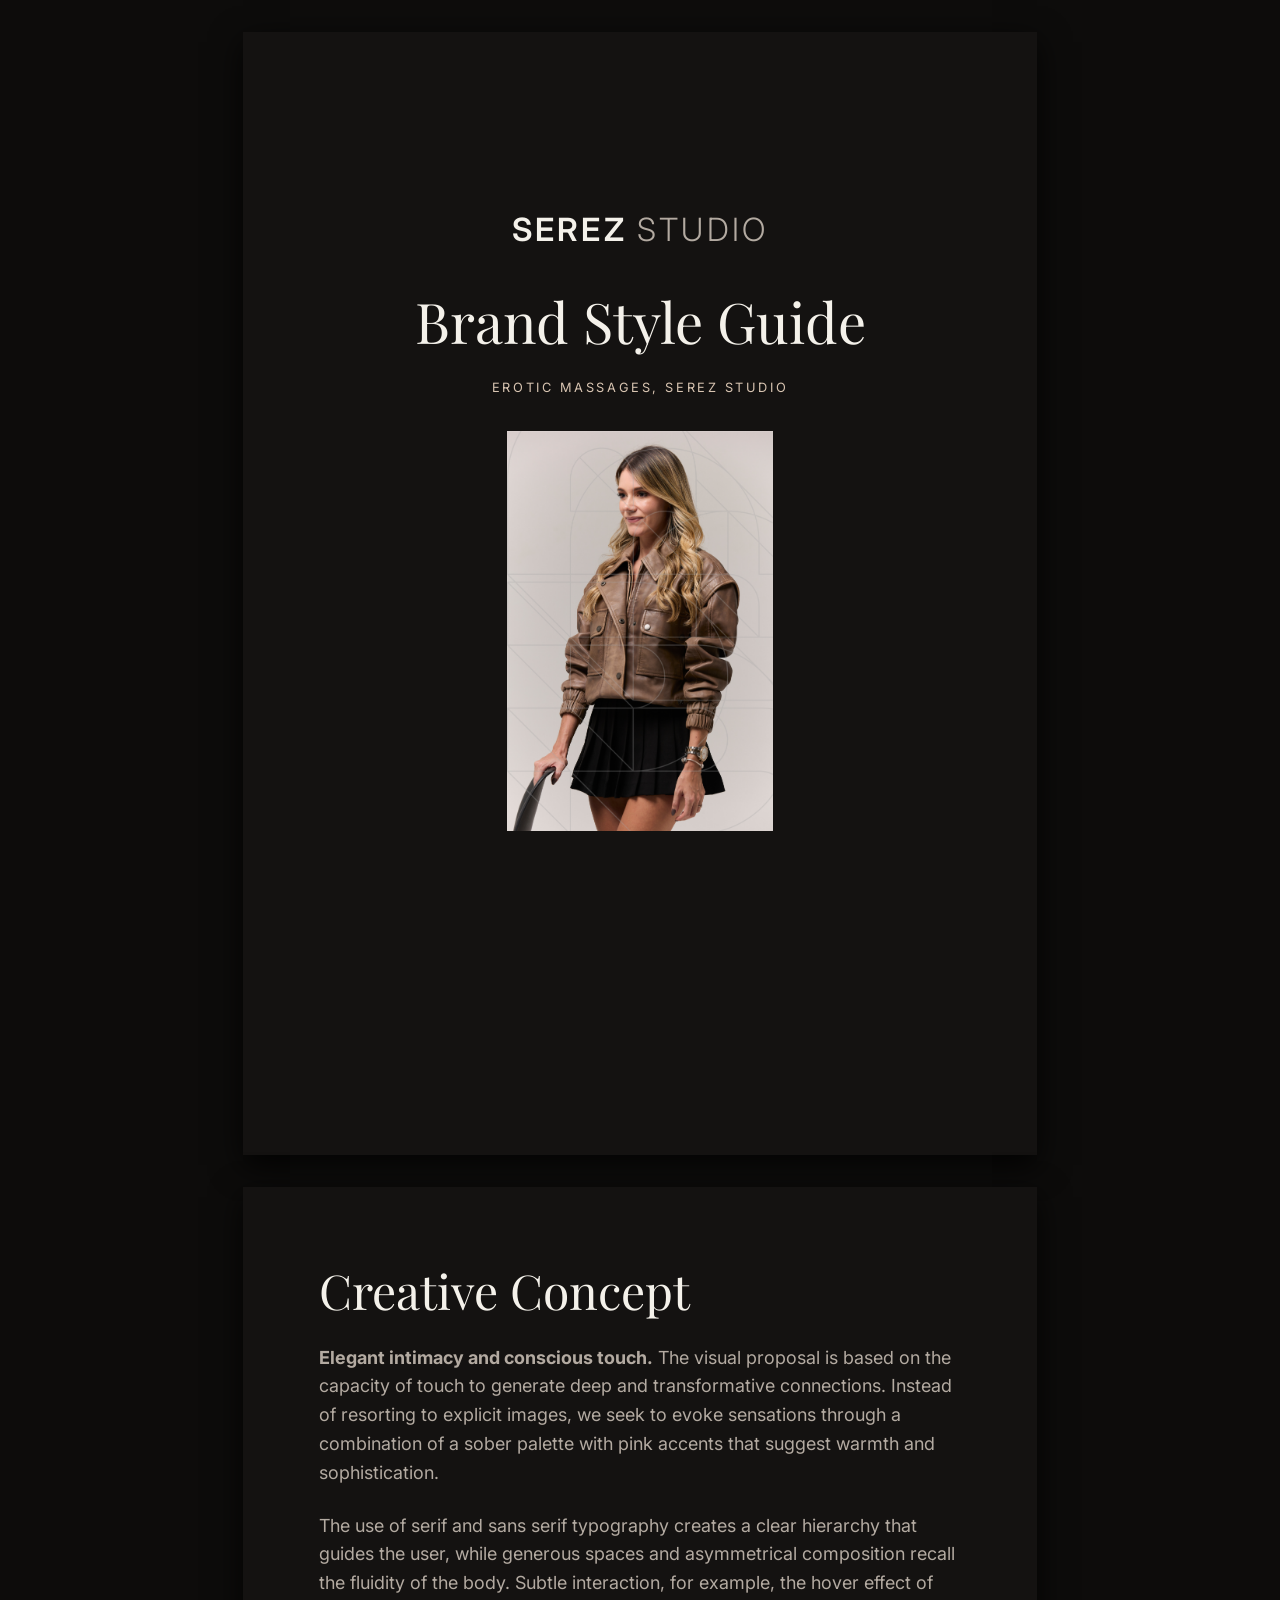
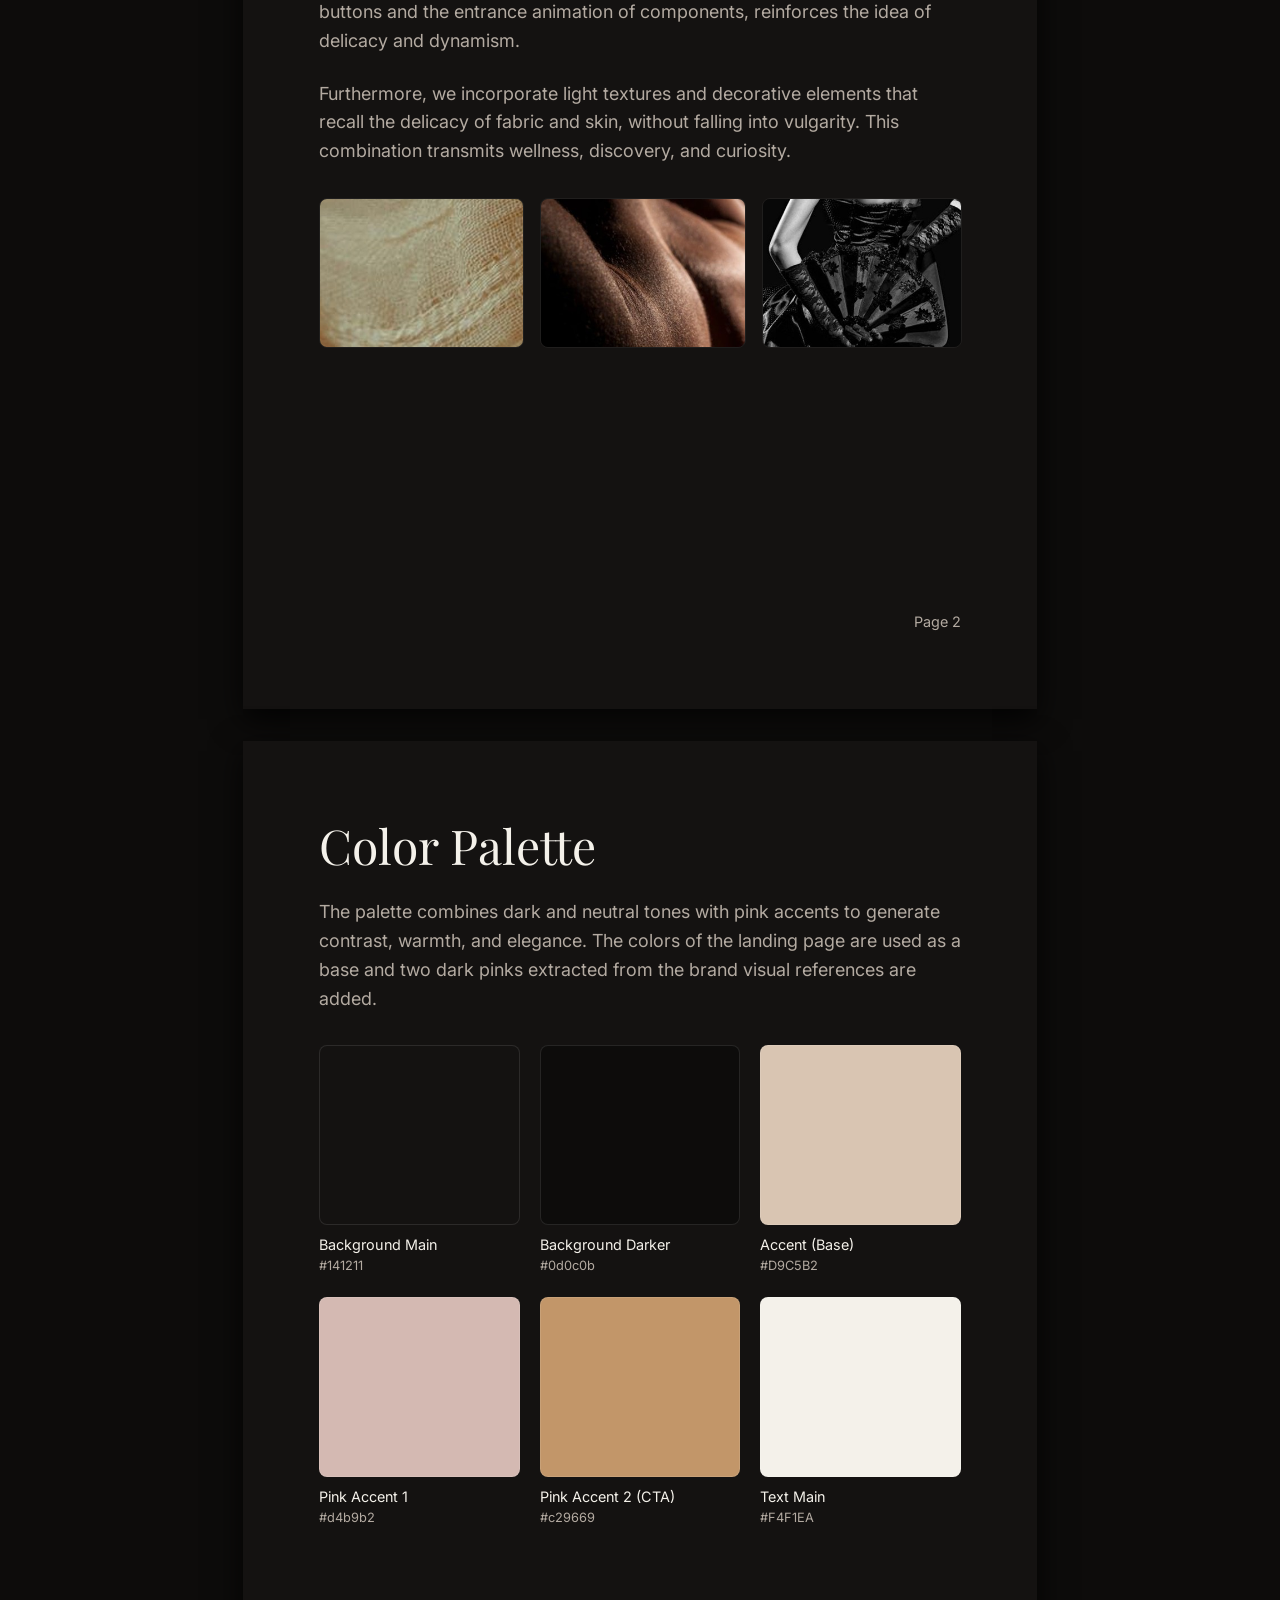
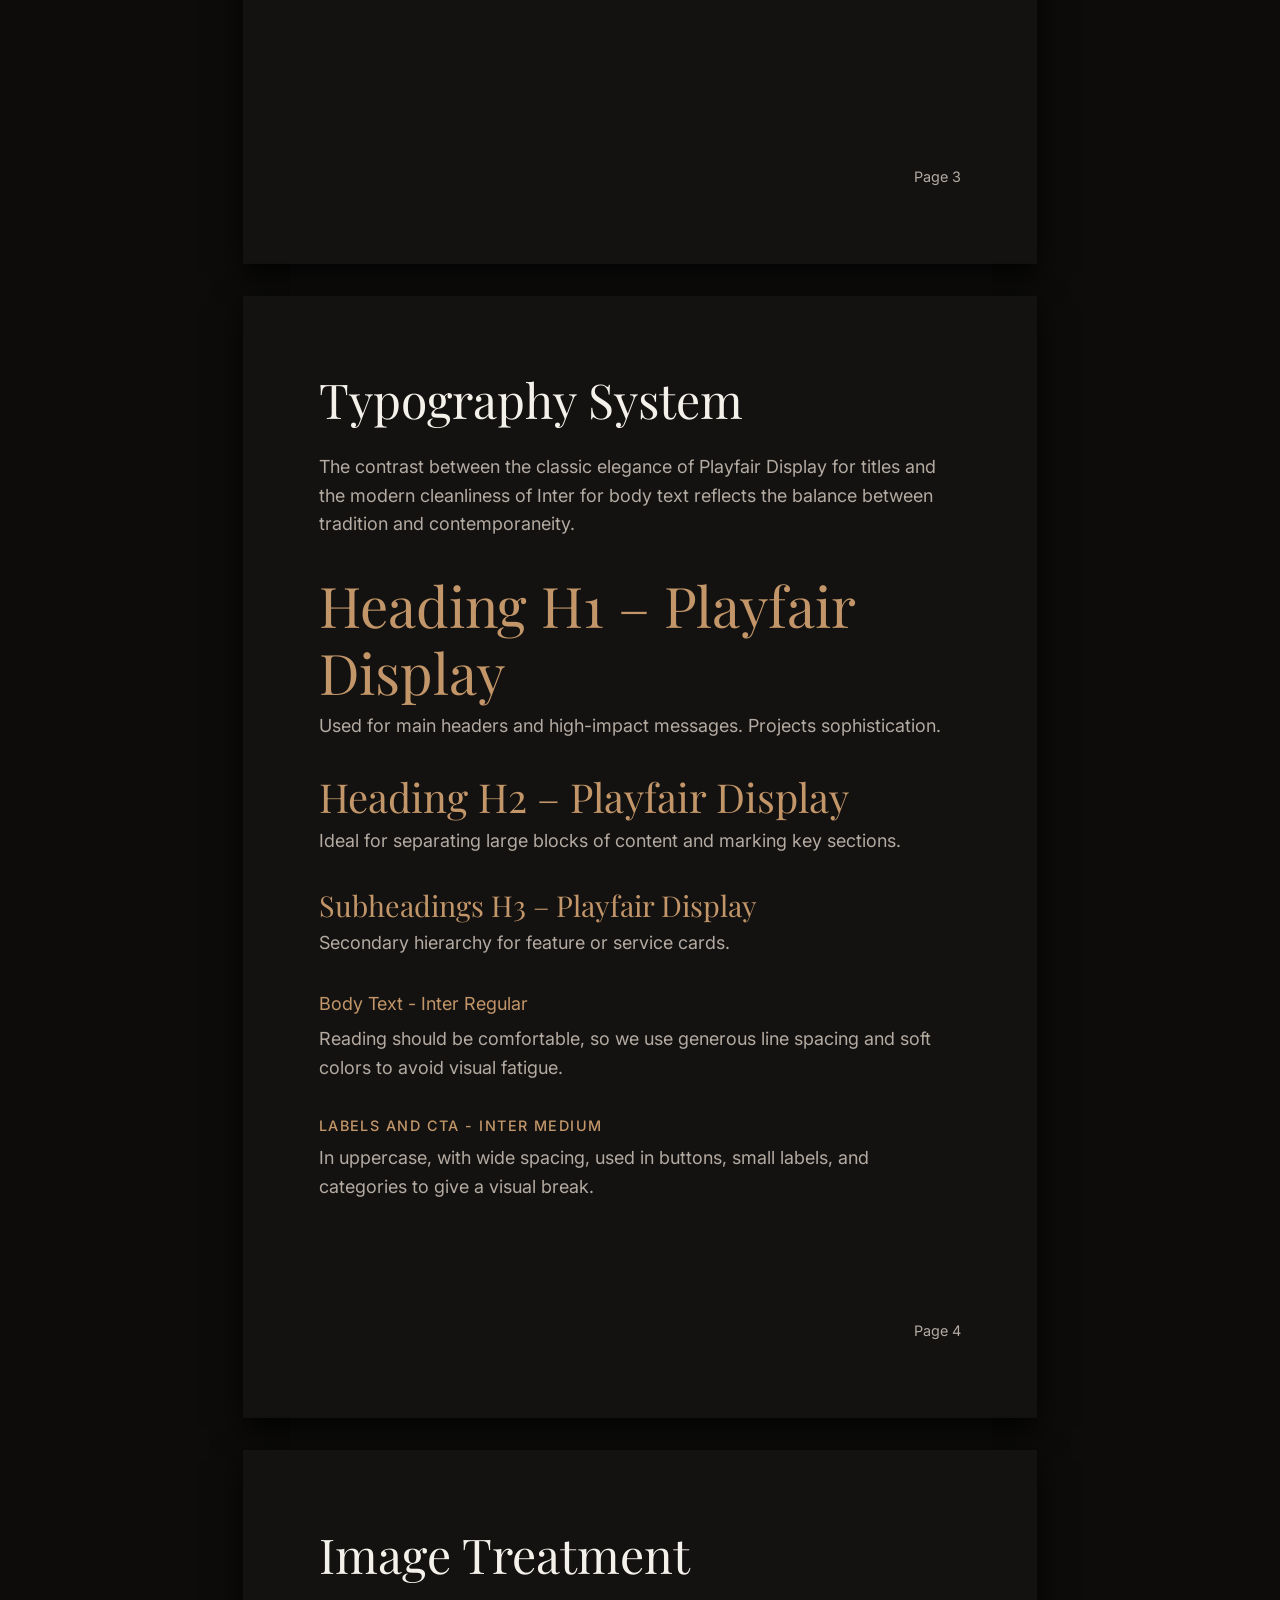
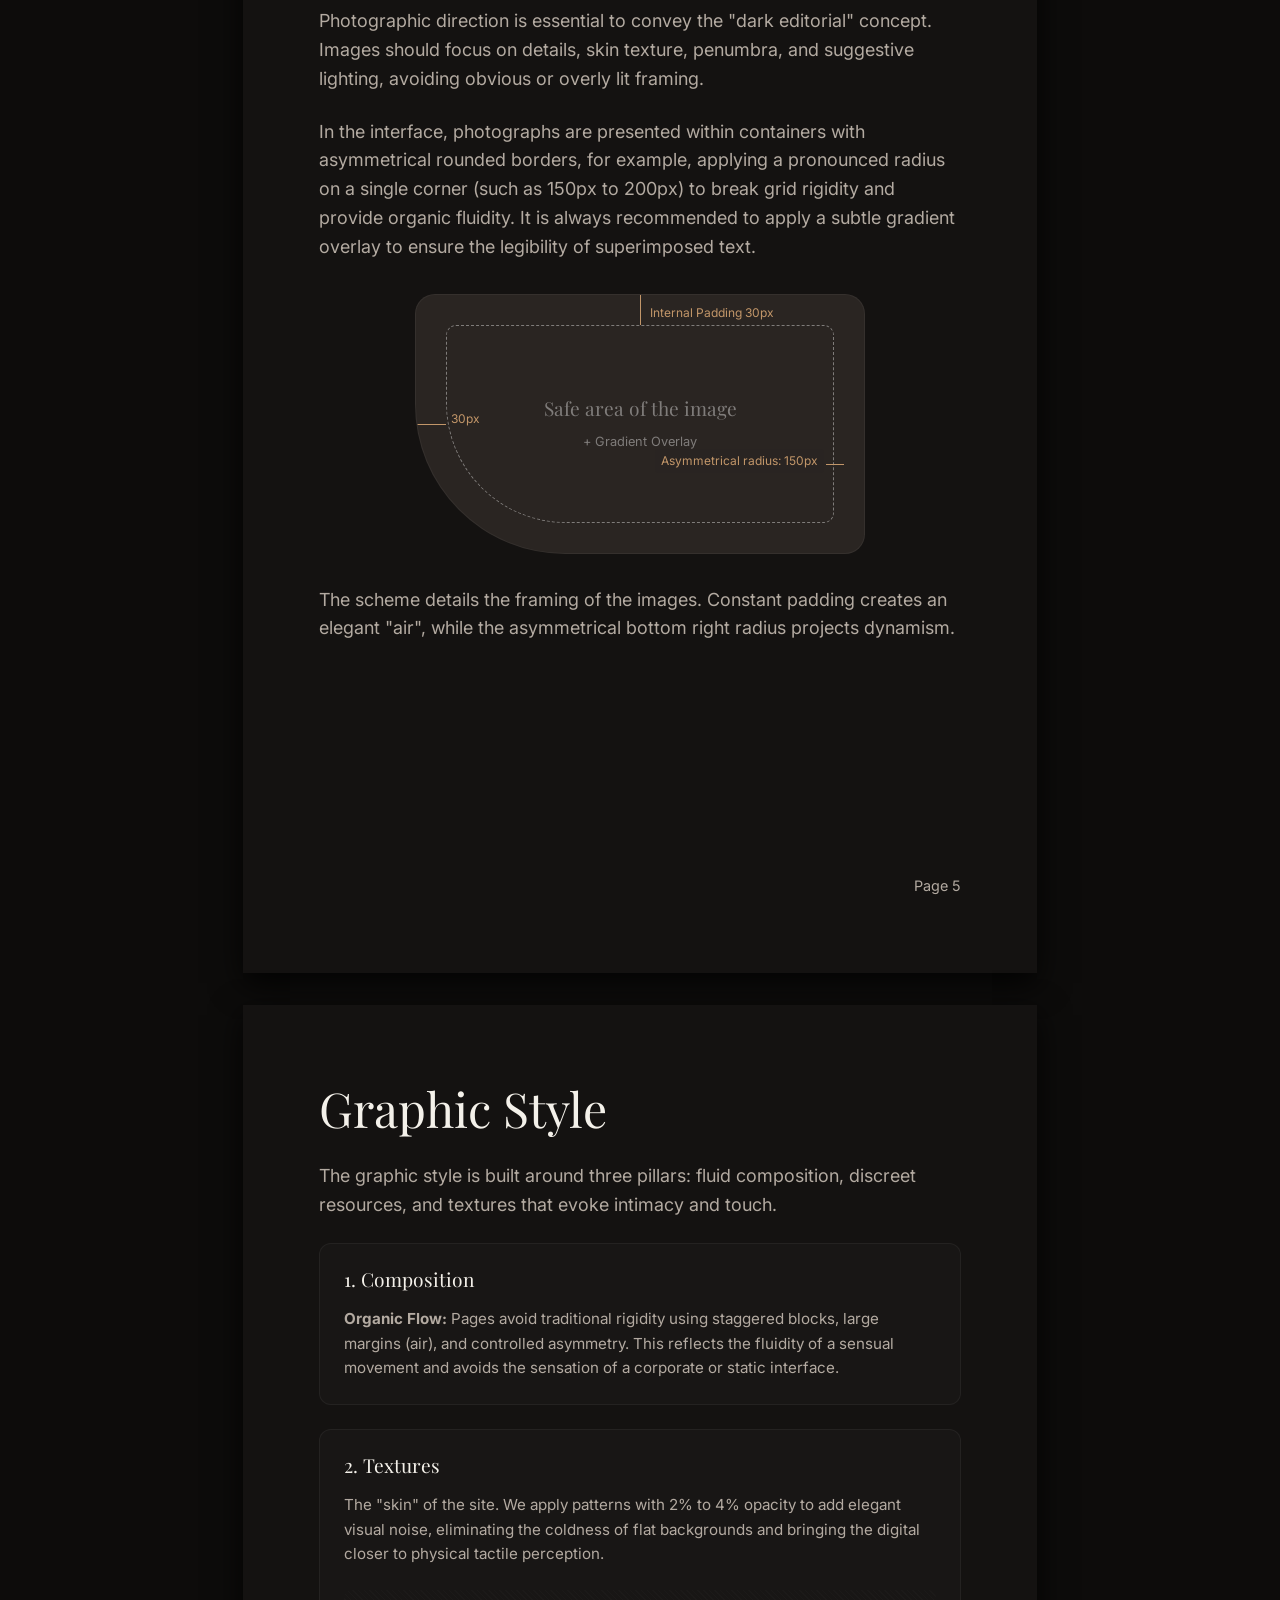
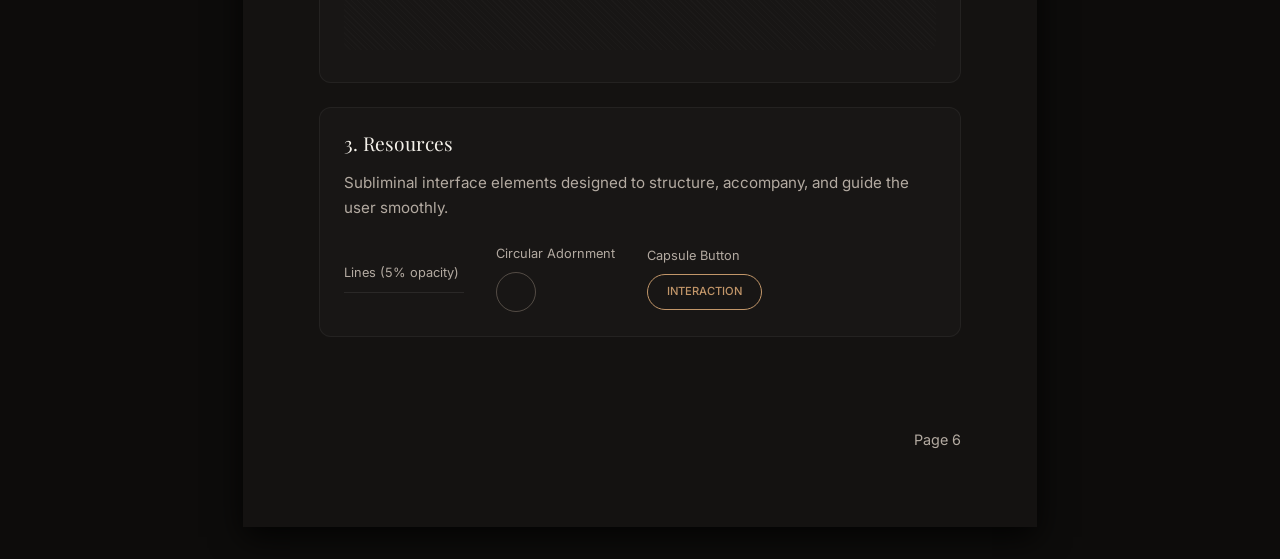
<file: serez/style-guide-en.html>
<!DOCTYPE html>
<html lang="en">
<head>
    <meta charset="UTF-8">
    <meta name="viewport" content="width=device-width, initial-scale=1.0">
    <title>Serez Studio, Brand Style Guide</title>
    <!-- Fuentes: Inter (cuerpo) y Playfair Display (títulos) -->
    <link rel="preconnect" href="https://fonts.googleapis.com">
    <link rel="preconnect" href="https://fonts.gstatic.com" crossorigin>
    <link href="https://fonts.googleapis.com/css2?family=Inter:wght@300;400;500;600&family=Playfair+Display:wght@400;600&display=swap" rel="stylesheet">
    <!-- Estilos base -->
    <link rel="stylesheet" href="style.css">
    <style>
        /* -----------------------------------------------------
           Configuración de impresión y visualización A4
        ----------------------------------------------------- */
        @page {
            size: A4;
            margin: 0;
        }
        
        body {
            background-color: #0d0c0b; 
            display: flex;
            flex-direction: column;
            align-items: center;
            padding: 2rem 0;
            gap: 2rem;
            margin: 0;
        }

        .page {
            width: 210mm;
            height: 297mm; 
            background-color: var(--bg-main);
            position: relative;
            box-sizing: border-box;
            padding: 20mm;
            page-break-after: always;
            box-shadow: 0 10px 30px rgba(0,0,0,0.8);
            overflow: hidden;
            flex-shrink: 0;
            display: flex;
            flex-direction: column;
        }

        .page-number { 
            position: absolute; 
            bottom: 20mm; 
            right: 20mm; 
            font-size: 0.9rem; 
            color: var(--text-muted); 
        }

        /* Variables */
        :root {
            --pink-1: #d4b9b2;   
            --pink-2: #c29669;   
        }

        /* -----------------------------------------------------
           Componentes de la guía
        ----------------------------------------------------- */
        .guide-section { padding: 0; margin-bottom: 2rem; }
        .section-title { margin-bottom: 1.5rem; }
        .color-swatch { width: 100%; height: 180px; border-radius: 8px; margin-bottom: 8px; border: 1px solid rgba(255,255,255,0.1); }
        .color-label { font-family: var(--font-sans); font-size: 0.9rem; }
        .color-hex { color: var(--text-muted); font-size: 0.8rem; }
        
        .concept-references {
            display: flex;
            justify-content: space-between;
            gap: 1rem;
            margin-top: 2rem;
        }
        .concept-img { 
            width: 32%; 
            height: 150px;
            border-radius: 8px; 
            object-fit: cover; 
            border: 1px solid rgba(255,255,255,0.05);
        }

        .typo-example { margin-bottom: 2rem; }
        .typo-example h1, .typo-example h2, .typo-example h3, .typo-example p {
            margin: 0.4rem 0;
        }
        
        /* Esquema de imagen y cotas */
        .image-scheme {
            position: relative; width: 100%; max-width: 450px; height: 260px; margin: 2rem auto; background: #2a2522; border-radius: 20px 20px 20px 150px; overflow: hidden; border: 1px solid rgba(255,255,255,0.05);
        }
        .image-scheme::before {
            content: '';
            position: absolute;
            inset: 30px; 
            border: 1px dashed rgba(255, 255, 255, 0.4);
            pointer-events: none;
            border-radius: 10px 10px 10px 120px;
        }
        .cota-line {
            position: absolute;
            background: var(--pink-2);
            z-index: 10;
        }
        .cota-text {
            position: absolute;
            color: var(--pink-2);
            font-size: 0.75rem;
            font-family: var(--font-sans);
            z-index: 10;
            white-space: nowrap;
        }
        
        /* Recursos de interfaz extendidos */
        .ui-resource-item {
            margin-bottom: 2rem;
            padding: 1.5rem;
            background: rgba(255,255,255,0.02);
            border: 1px solid rgba(255,255,255,0.05);
            border-radius: 12px;
        }
        .ui-resource-item-title {
            font-family: var(--font-serif);
            font-size: 1.2rem;
            margin-bottom: 1rem;
            color: var(--text-main);
        }
        
        .texture-sample { width: 100%; height: 100px; background: repeating-linear-gradient(45deg, rgba(255,255,255,0.015), rgba(255,255,255,0.015) 1px, transparent 1px, transparent 4px); border-radius: 8px; margin-bottom: 0.5rem; }
        
        .header { display: none; }

        /* Estilo para la imagen de portada */
        .cover-image-container {
            width: 100%;
            display: flex;
            justify-content: center;
            margin-top: 2rem;
        }
        .cover-image-container img {
            max-width: 90%;
            max-height: 400px;
            object-fit: contain;
        }
    </style>
</head>
<body>
    <!-- Portada (página 1) -->
    <div class="page">
        <section class="guide-section text-center" style="margin-top: 15%;">
            <div class="logo" style="font-size: 2rem; margin-bottom: 2rem;">SEREZ <span class="logo-light">STUDIO</span></div>
            <h1 class="hero-title" style="font-size: 3.5rem;">Brand Style Guide</h1>
            <p class="tagline" style="margin-bottom: 2rem;">Erotic Massages, Serez Studio</p>
            
            <div class="cover-image-container">
                <img src="assets/images/Recurso 3.png" alt="Serez Studio Concept">
            </div>
        </section>
        <!-- Footer removido de la portada -->
    </div>

    <!-- Concepto creativo (página 2) -->
    <div class="page">
        <section class="guide-section">
            <h2 class="section-title">Creative Concept</h2>
            <p class="body-text"><strong>Elegant intimacy and conscious touch.</strong> The visual proposal is based on the capacity of touch to generate deep and transformative connections. Instead of resorting to explicit images, we seek to evoke sensations through a combination of a sober palette with pink accents that suggest warmth and sophistication.</p>
            <p class="body-text">The use of serif and sans serif typography creates a clear hierarchy that guides the user, while generous spaces and asymmetrical composition recall the fluidity of the body. Subtle interaction, for example, the hover effect of buttons and the entrance animation of components, reinforces the idea of delicacy and dynamism.</p>
            <p class="body-text">Furthermore, we incorporate light textures and decorative elements that recall the delicacy of fabric and skin, without falling into vulgarity. This combination transmits wellness, discovery, and curiosity.</p>
            
            <!-- Imágenes referenciales (Sensuales, tacto, piel, sombras) -->
            <div class="concept-references">
                <img src="assets/brand/ref1.jpg" alt="Sensuality and curves" class="concept-img">
                <img src="assets/brand/ref2.jpg" alt="Elegance and skin" class="concept-img">
                <img src="assets/brand/ref3.jpg" alt="Intimate touch" class="concept-img">
            </div>
        </section>
        <footer class="page-number">Page 2</footer>
    </div>

    <!-- Color Palettees (página 3) -->
    <div class="page">
        <section class="guide-section">
            <h2 class="section-title">Color Palette</h2>
            <p class="body-text">The palette combines dark and neutral tones with pink accents to generate contrast, warmth, and elegance. The colors of the landing page are used as a base and two dark pinks extracted from the brand visual references are added.</p>
            <div class="color-grid" style="display:grid;grid-template-columns:repeat(3, 1fr);gap:20px; margin-top:2rem;">
                <div>
                    <div class="color-swatch" style="background-color: var(--bg-main);"></div>
                    <div class="color-label">Background Main</div>
                    <div class="color-hex">#141211</div>
                </div>
                <div>
                    <div class="color-swatch" style="background-color: var(--bg-darker);"></div>
                    <div class="color-label">Background Darker</div>
                    <div class="color-hex">#0d0c0b</div>
                </div>
                <div>
                    <div class="color-swatch" style="background-color: var(--accent);"></div>
                    <div class="color-label">Accent (Base)</div>
                    <div class="color-hex">#D9C5B2</div>
                </div>
                <div>
                    <div class="color-swatch" style="background-color: var(--pink-1);"></div>
                    <div class="color-label">Pink Accent 1</div>
                    <div class="color-hex">#d4b9b2</div>
                </div>
                <div>
                    <div class="color-swatch" style="background-color: var(--pink-2);"></div>
                    <div class="color-label">Pink Accent 2 (CTA)</div>
                    <div class="color-hex">#c29669</div>
                </div>
                <div>
                    <div class="color-swatch" style="background-color: var(--text-main);"></div>
                    <div class="color-label">Text Main</div>
                    <div class="color-hex">#F4F1EA</div>
                </div>
            </div>
        </section>
        <footer class="page-number">Page 3</footer>
    </div>

    <!-- Typography System (página 4) -->
    <div class="page">
        <section class="guide-section">
            <h2 class="section-title">Typography System</h2>
            <p class="body-text">The contrast between the classic elegance of Playfair Display for titles and the modern cleanliness of Inter for body text reflects the balance between tradition and contemporaneity.</p>
            
            <div class="typo-example" style="margin-top: 2rem;">
                <h1 style="font-family: var(--font-serif); font-size: 3.5rem; color: var(--pink-2); font-weight: 400; margin-bottom: 0.2rem;">Heading H1 – Playfair Display</h1>
                <p class="body-text">Used for main headers and high-impact messages. Projects sophistication.</p>
            </div>
            
            <div class="typo-example">
                <h2 style="font-family: var(--font-serif); font-size: 2.5rem; color: var(--pink-2); font-weight: 400; margin-bottom: 0.2rem;">Heading H2 – Playfair Display</h2>
                <p class="body-text">Ideal for separating large blocks of content and marking key sections.</p>
            </div>
            
            <div class="typo-example">
                <h3 style="font-family: var(--font-serif); font-size: 1.8rem; color: var(--pink-2); font-weight: 400; margin-bottom: 0.2rem;">Subheadings H3 – Playfair Display</h3>
                <p class="body-text">Secondary hierarchy for feature or service cards.</p>
            </div>

            <div class="typo-example">
                <p style="font-family: var(--font-sans); font-size: 1.125rem; color: var(--pink-2); font-weight: 400; margin-bottom: 0.2rem;">Body Text - Inter Regular</p>
                <p class="body-text">Reading should be comfortable, so we use generous line spacing and soft colors to avoid visual fatigue.</p>
            </div>
            
            <div class="typo-example">
                <p style="font-family: var(--font-sans); font-size: 0.9rem; color: var(--pink-2); font-weight: 500; text-transform: uppercase; letter-spacing: 0.1em; margin-bottom: 0.2rem;">Labels and CTA - Inter Medium</p>
                <p class="body-text">In uppercase, with wide spacing, used in buttons, small labels, and categories to give a visual break.</p>
            </div>
        </section>
        <footer class="page-number">Page 4</footer>
    </div>

    <!-- Image Treatment (página 5) -->
    <div class="page">
        <section class="guide-section">
            <h2 class="section-title">Image Treatment</h2>
            <p class="body-text">Photographic direction is essential to convey the "dark editorial" concept. Images should focus on details, skin texture, penumbra, and suggestive lighting, avoiding obvious or overly lit framing.</p>
            <p class="body-text">In the interface, photographs are presented within containers with asymmetrical rounded borders, for example, applying a pronounced radius on a single corner (such as 150px to 200px) to break grid rigidity and provide organic fluidity. It is always recommended to apply a subtle gradient overlay to ensure the legibility of superimposed text.</p>
            
            <div class="image-scheme">
                <!-- Cota Top Padding -->
                <div class="cota-line" style="top: 0; left: 50%; width: 1px; height: 30px;"></div>
                <div class="cota-text" style="top: 8px; left: calc(50% + 10px);">Internal Padding 30px</div>
                
                <!-- Cota Left Padding -->
                <div class="cota-line" style="top: 50%; left: 0; width: 30px; height: 1px;"></div>
                <div class="cota-text" style="top: calc(50% - 15px); left: 35px;">30px</div>
                
                <!-- Cota Border Radius -->
                <div class="cota-text" style="bottom: 80px; right: 40px; background: rgba(42,37,34,0.8); padding: 2px 6px; border-radius: 4px;">Asymmetrical radius: 150px</div>
                <div class="cota-line" style="bottom: 88px; right: 20px; width: 18px; height: 1px;"></div>
                
                <!-- Texto Central -->
                <div style="position: absolute; top: 50%; left: 50%; transform: translate(-50%, -50%); color: rgba(255,255,255,0.4); font-size: 1.2rem; font-family: var(--font-serif); text-align: center;">
                    Safe area of the image<br>
                    <span style="font-size: 0.8rem; font-family: var(--font-sans);">+ Gradient Overlay</span>
                </div>
            </div>
            
            <p class="body-text">The scheme details the framing of the images. Constant padding creates an elegant "air", while the asymmetrical bottom right radius projects dynamism.</p>
        </section>
        <footer class="page-number">Page 5</footer>
    </div>

    <!-- Graphic Style (página 6) -->
    <div class="page">
        <section class="guide-section">
            <h2 class="section-title">Graphic Style</h2>
            <p class="body-text">The graphic style is built around three pillars: fluid composition, discreet resources, and textures that evoke intimacy and touch.</p>
            
            <!-- Composición -->
            <div class="ui-resource-item" style="margin-bottom: 1.5rem;">
                <h3 class="ui-resource-item-title">1. Composition</h3>
                <p class="body-text" style="font-size: 0.95rem; margin-bottom: 0;"><strong>Organic Flow:</strong> Pages avoid traditional rigidity using staggered blocks, large margins (air), and controlled asymmetry. This reflects the fluidity of a sensual movement and avoids the sensation of a corporate or static interface.</p>
            </div>

            <!-- Texturas -->
            <div class="ui-resource-item" style="margin-bottom: 1.5rem;">
                <h3 class="ui-resource-item-title">2. Textures</h3>
                <p class="body-text" style="font-size: 0.95rem;">The "skin" of the site. We apply patterns with 2% to 4% opacity to add elegant visual noise, eliminating the coldness of flat backgrounds and bringing the digital closer to physical tactile perception.</p>
                <div class="texture-sample" style="height: 60px; margin-top: 1rem;"></div>
            </div>

            <!-- Recursos -->
            <div class="ui-resource-item" style="margin-bottom: 1.5rem;">
                <h3 class="ui-resource-item-title">3. Resources</h3>
                <p class="body-text" style="font-size: 0.95rem;">Subliminal interface elements designed to structure, accompany, and guide the user smoothly.</p>
                <div style="display: flex; flex-wrap: wrap; gap: 2rem; margin-top: 1rem; align-items: center;">
                    <div>
                        <p style="font-size: 0.8rem; color: var(--text-muted); margin-bottom: 0.5rem;">Lines (5% opacity)</p>
                        <div style="width: 120px; height: 1px; background: rgba(255,255,255,0.08);"></div>
                    </div>
                    <div>
                        <p style="font-size: 0.8rem; color: var(--text-muted); margin-bottom: 0.5rem;">Circular Adornment</p>
                        <div style="width: 40px; height: 40px; border: 1px solid var(--accent); border-radius: 50%; opacity: 0.3;"></div>
                    </div>
                    <div>
                        <p style="font-size: 0.8rem; color: var(--text-muted); margin-bottom: 0.5rem;">Capsule Button</p>
                        <div style="padding: 0.5rem 1.2rem; border: 1px solid var(--pink-2); color: var(--pink-2); border-radius: 50px; font-family: var(--font-sans); font-size: 0.7rem; font-weight: 500; text-transform: uppercase;">Interaction</div>
                    </div>
                </div>
            </div>
            
        </section>
        <footer class="page-number">Page 6</footer>
    </div>

    <script src="script.js"></script>
</body>
</html>
</file>
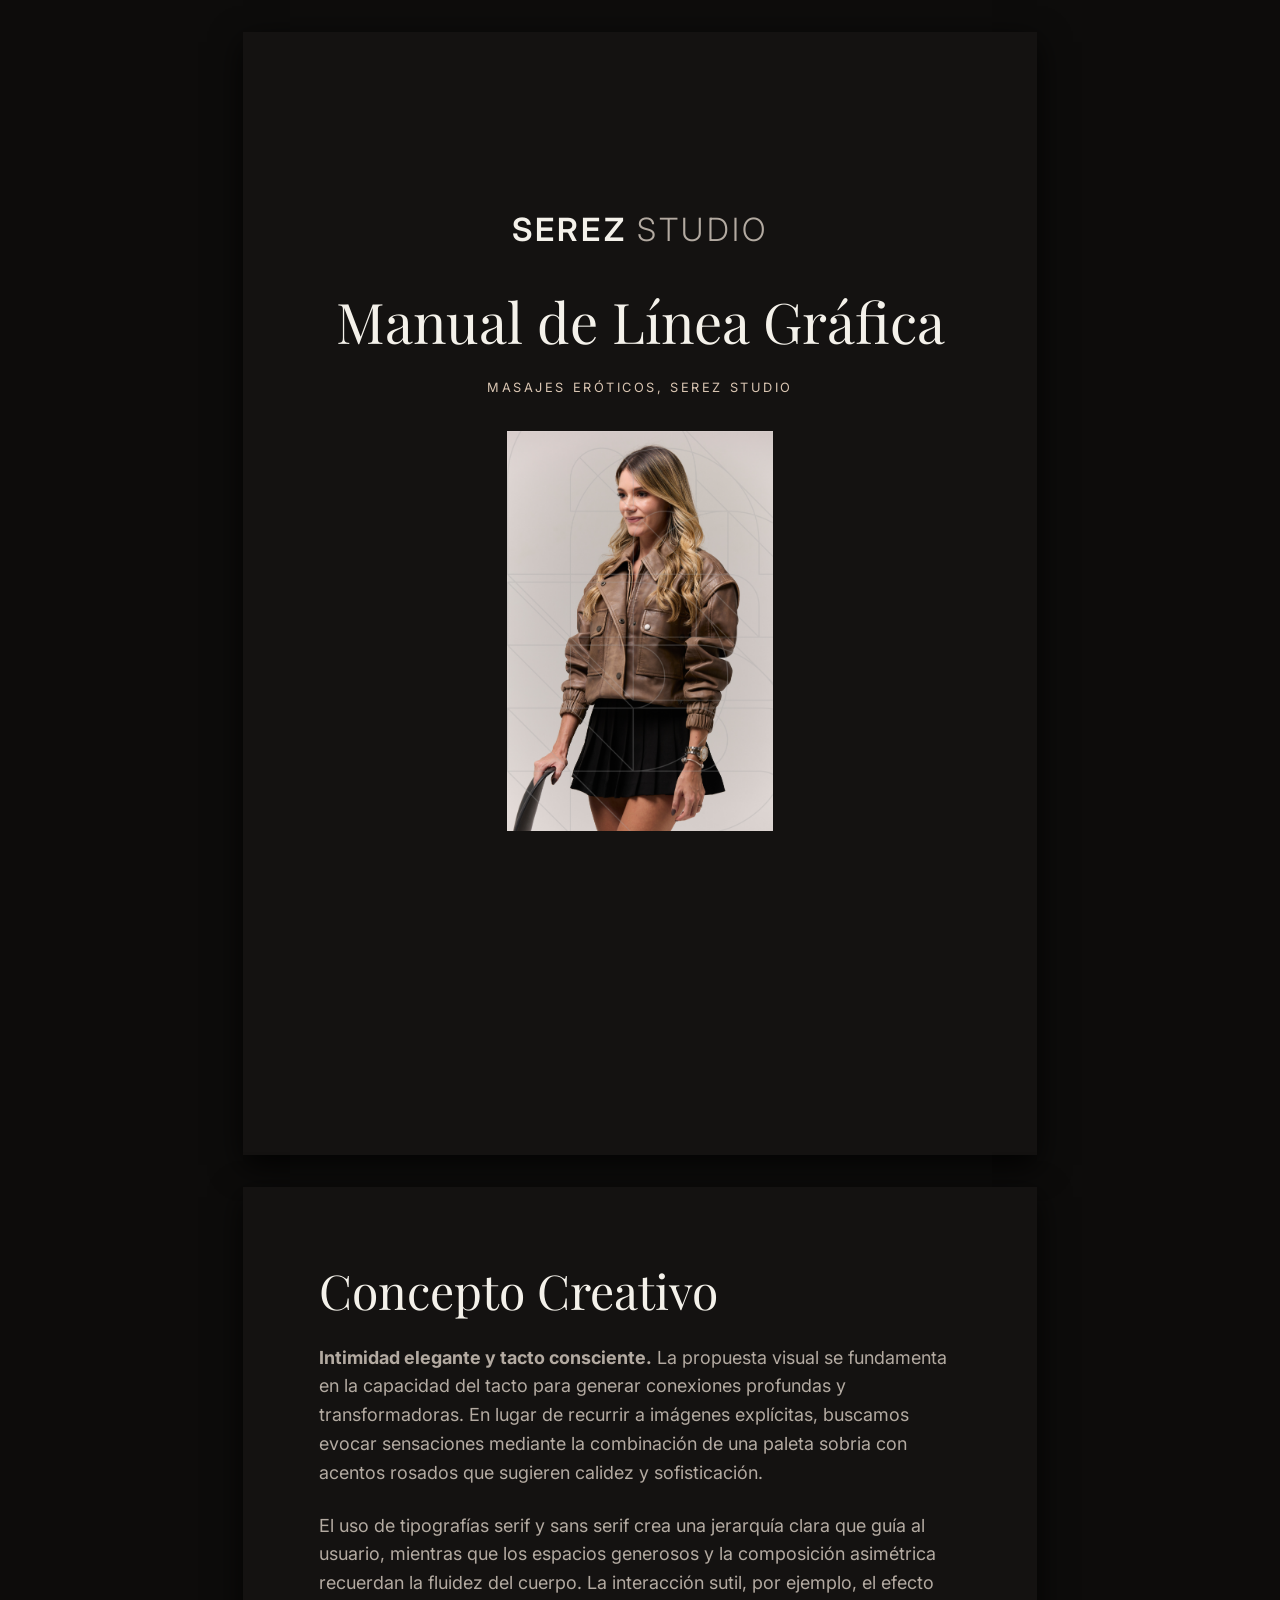
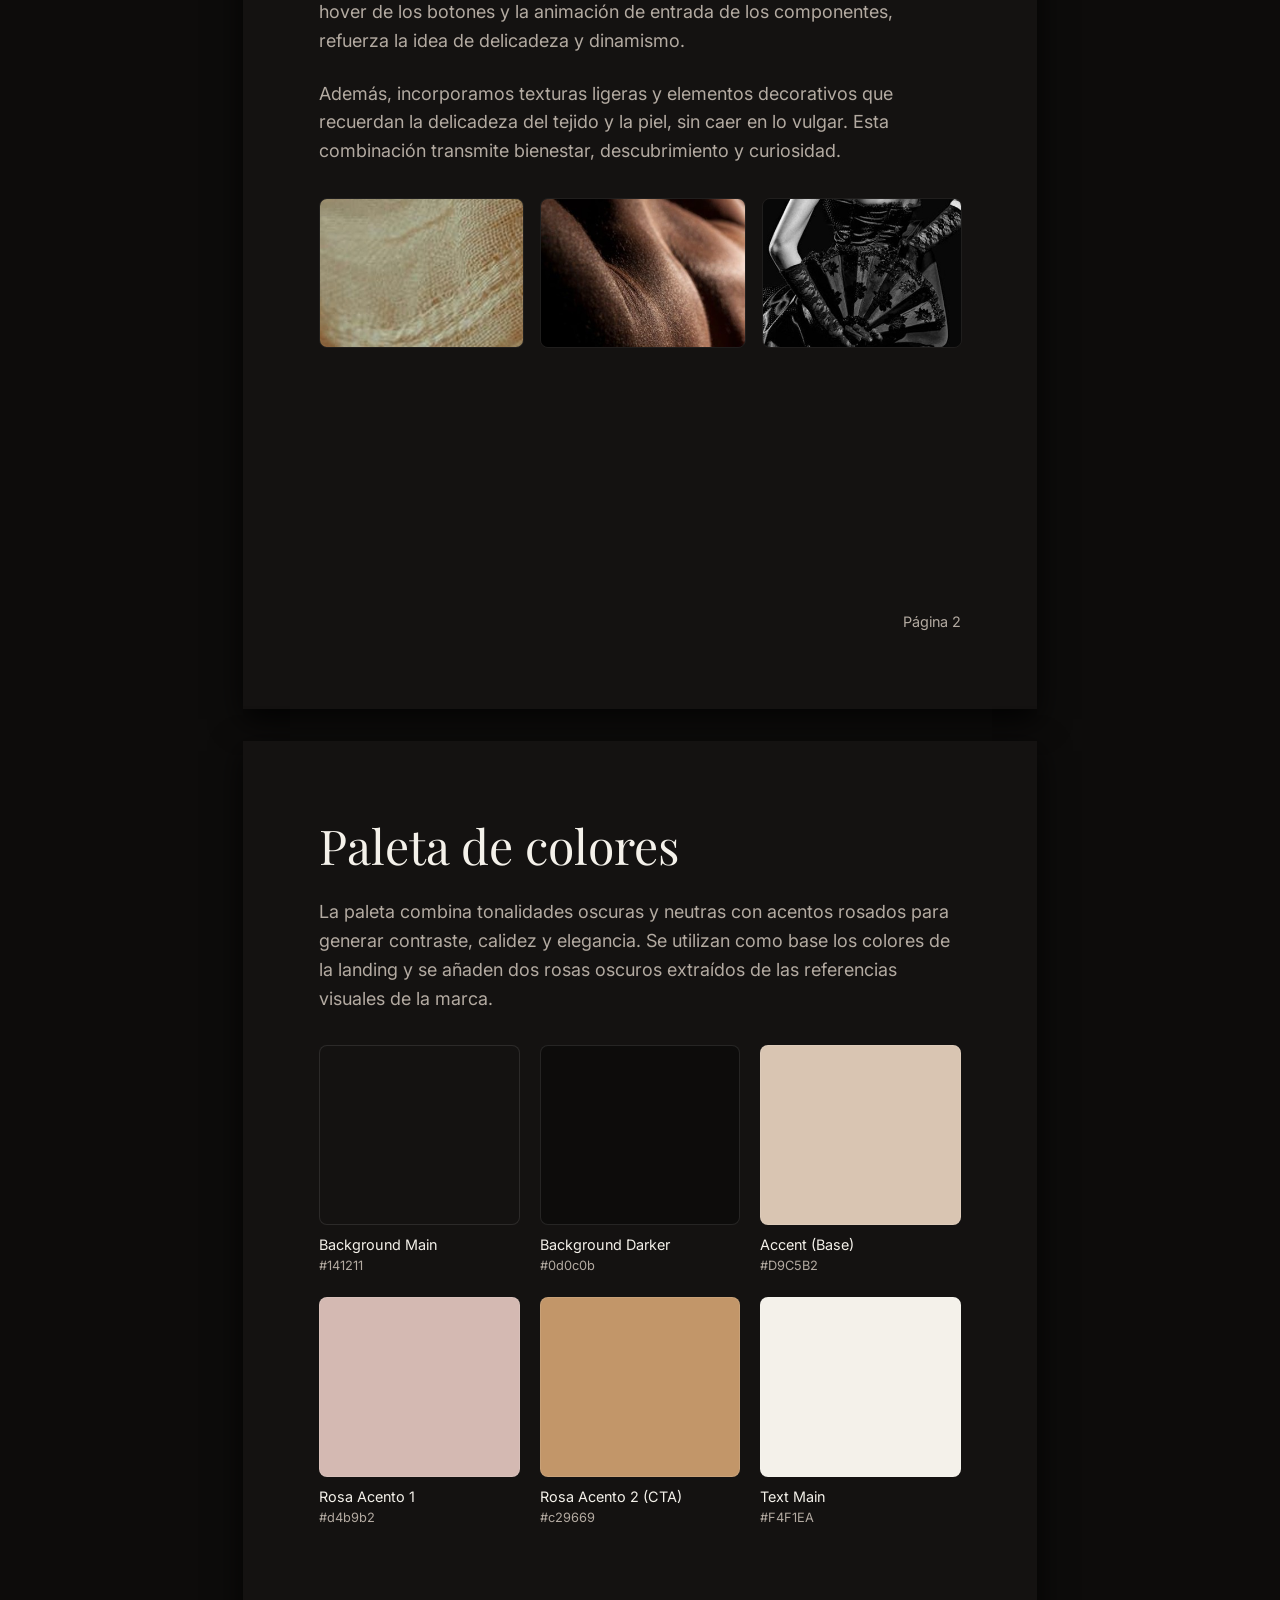
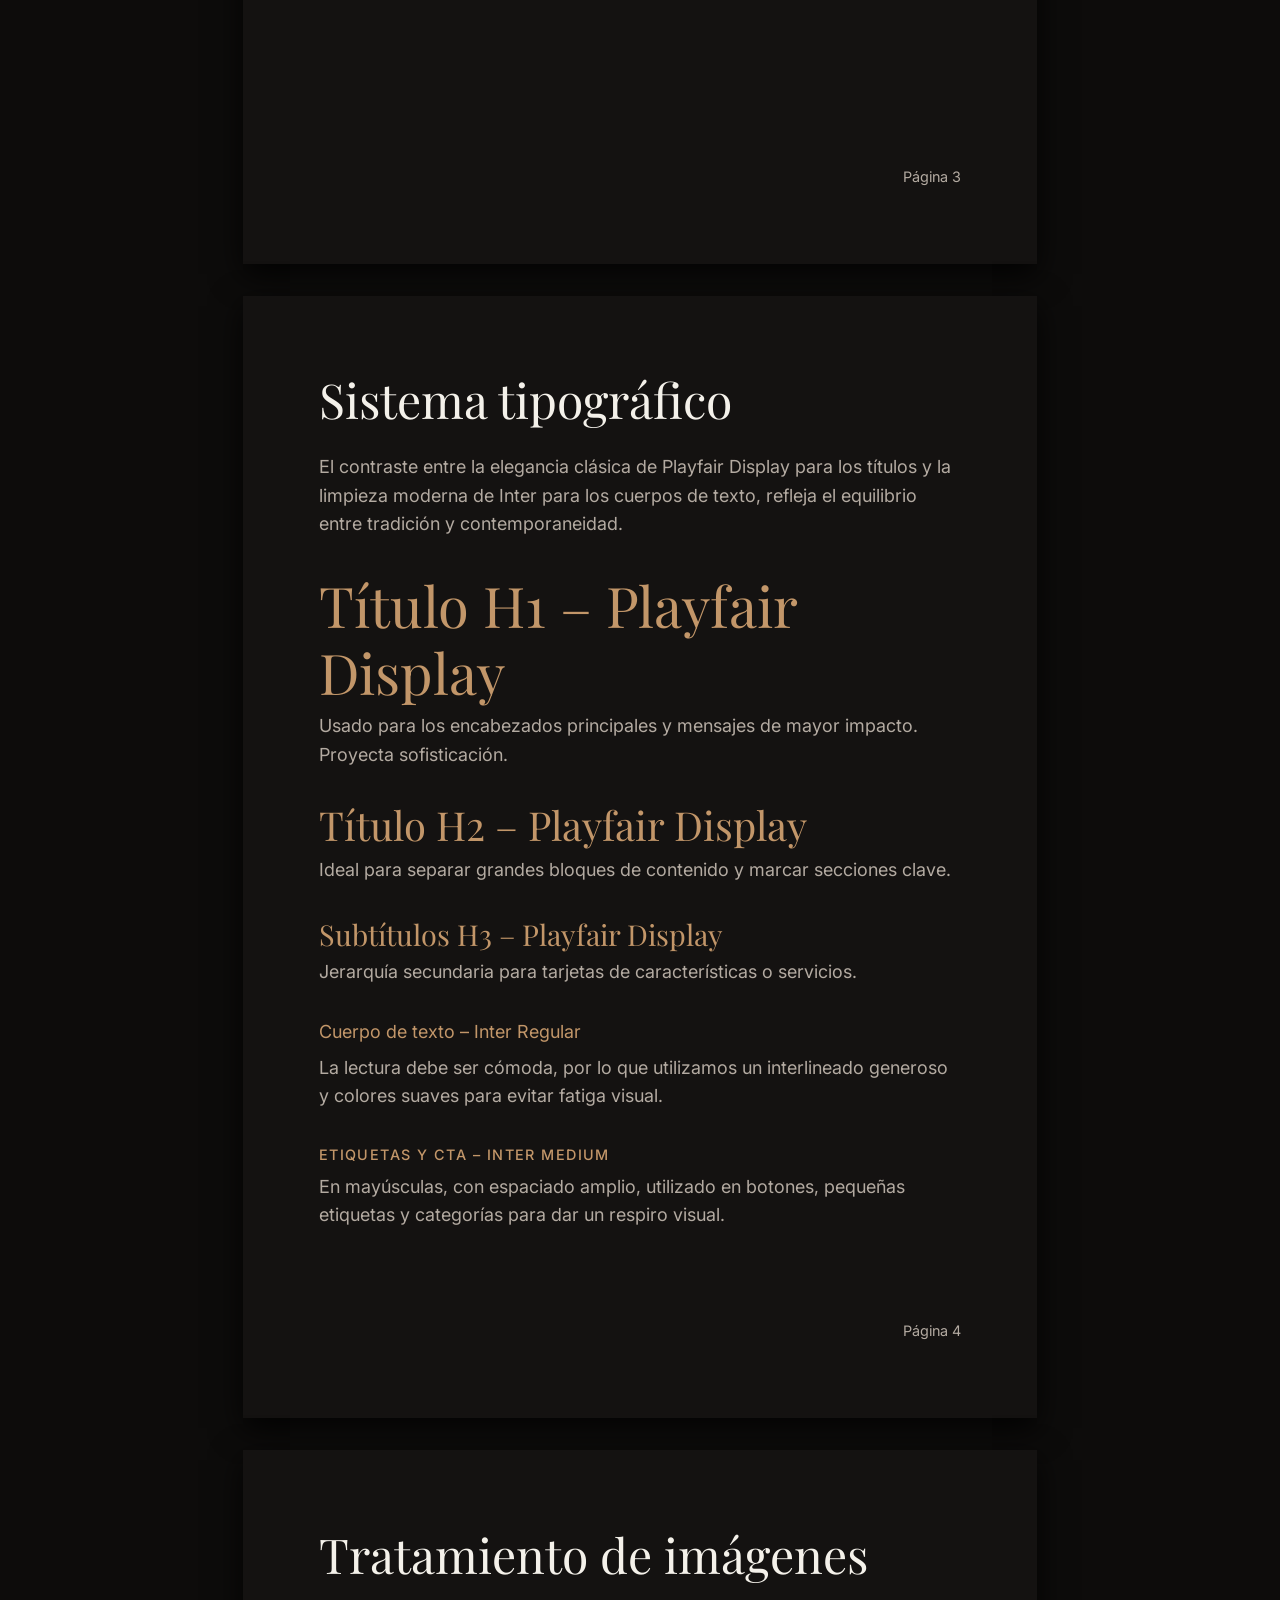
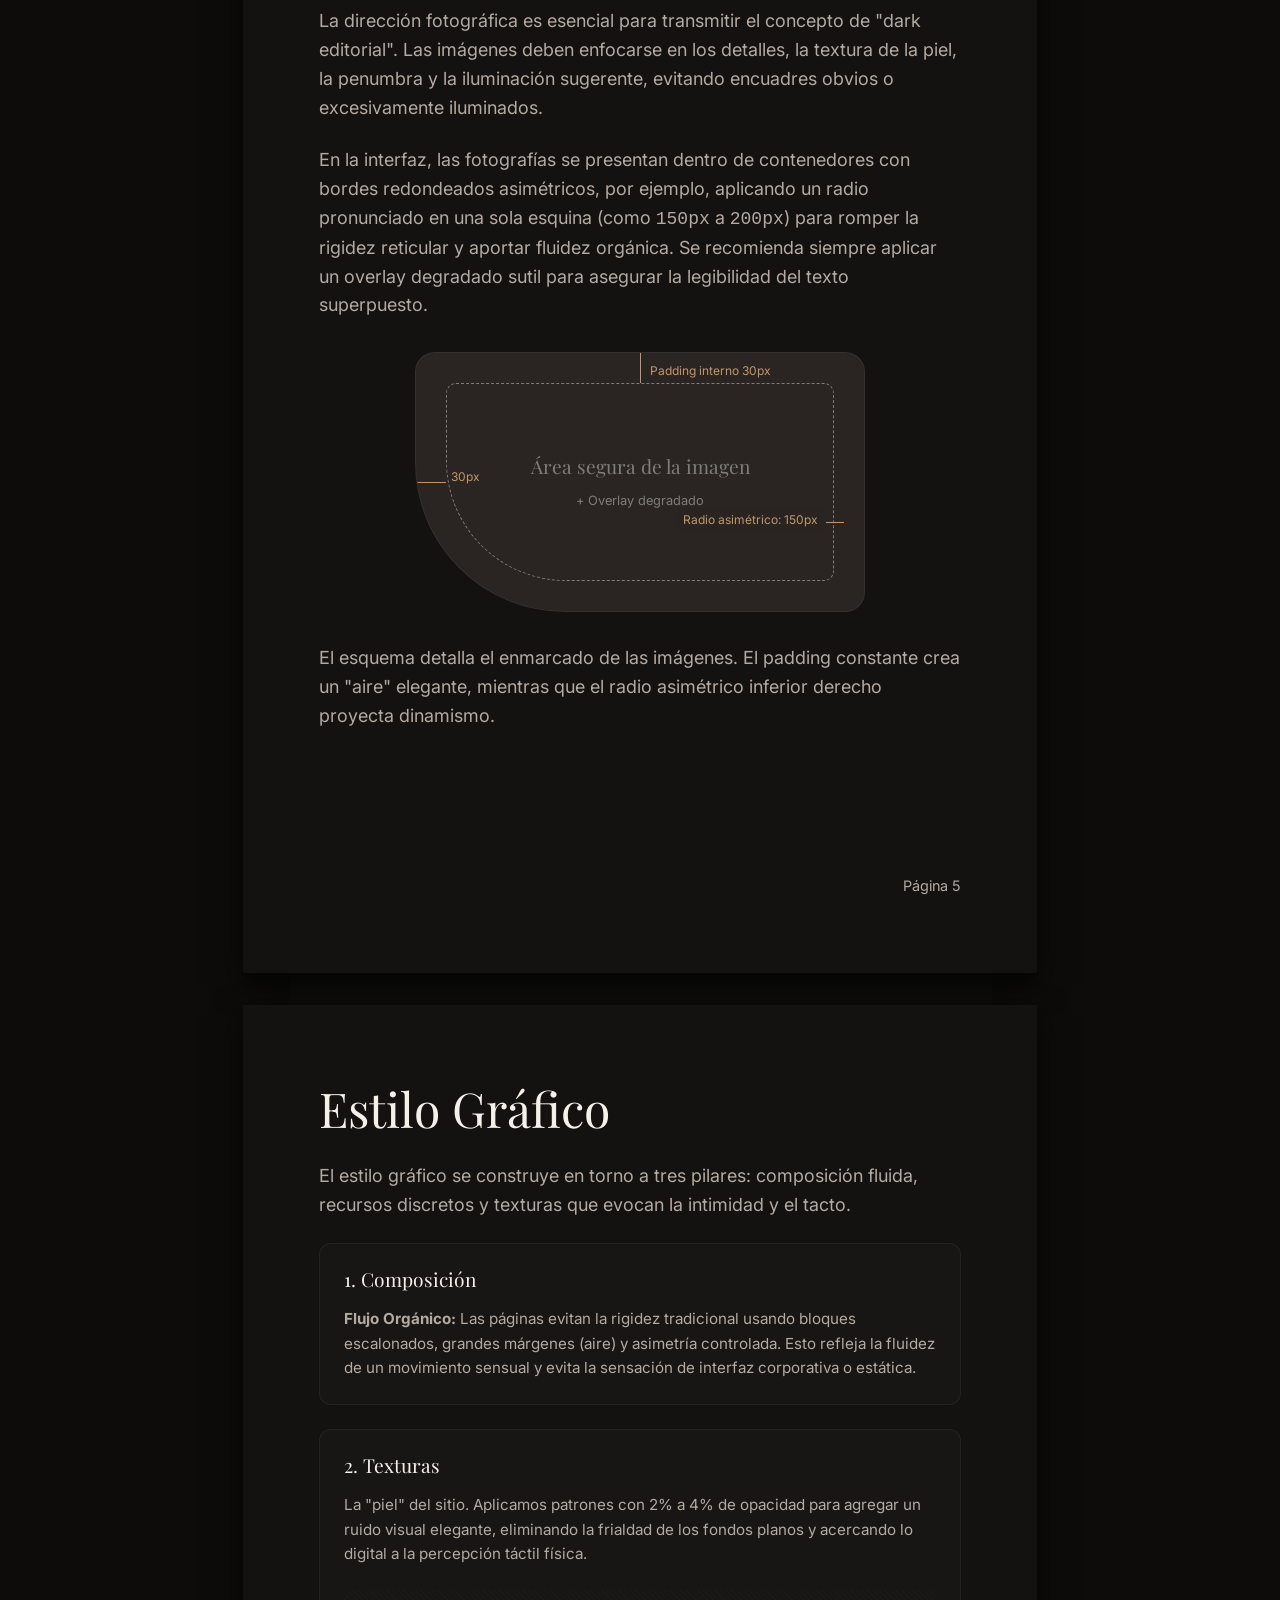
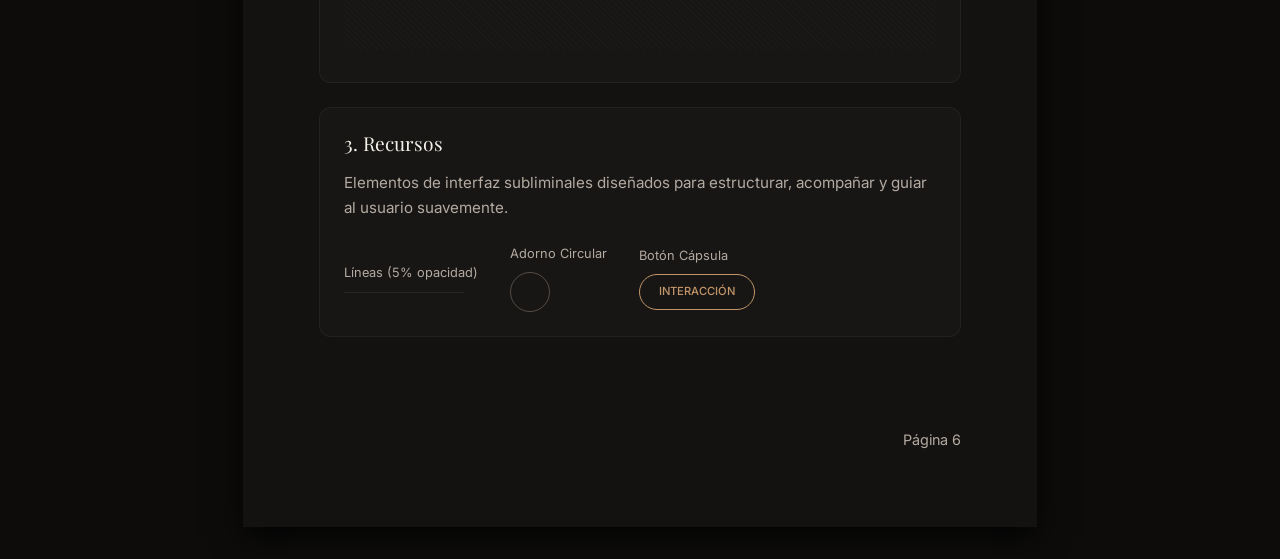
<file: serez/style-guide-es.html>
<!DOCTYPE html>
<html lang="es">
<head>
    <meta charset="UTF-8">
    <meta name="viewport" content="width=device-width, initial-scale=1.0">
    <title>Serez Studio, Manual de Línea Gráfica</title>
    <!-- Fuentes: Inter (cuerpo) y Playfair Display (títulos) -->
    <link rel="preconnect" href="https://fonts.googleapis.com">
    <link rel="preconnect" href="https://fonts.gstatic.com" crossorigin>
    <link href="https://fonts.googleapis.com/css2?family=Inter:wght@300;400;500;600&family=Playfair+Display:wght@400;600&display=swap" rel="stylesheet">
    <!-- Estilos base -->
    <link rel="stylesheet" href="style.css">
    <style>
        /* -----------------------------------------------------
           Configuración de impresión y visualización A4
        ----------------------------------------------------- */
        @page {
            size: A4;
            margin: 0;
        }
        
        body {
            background-color: #0d0c0b; 
            display: flex;
            flex-direction: column;
            align-items: center;
            padding: 2rem 0;
            gap: 2rem;
            margin: 0;
        }

        .page {
            width: 210mm;
            height: 297mm; 
            background-color: var(--bg-main);
            position: relative;
            box-sizing: border-box;
            padding: 20mm;
            page-break-after: always;
            box-shadow: 0 10px 30px rgba(0,0,0,0.8);
            overflow: hidden;
            flex-shrink: 0;
            display: flex;
            flex-direction: column;
        }

        .page-number { 
            position: absolute; 
            bottom: 20mm; 
            right: 20mm; 
            font-size: 0.9rem; 
            color: var(--text-muted); 
        }

        /* Variables */
        :root {
            --pink-1: #d4b9b2;   
            --pink-2: #c29669;   
        }

        /* -----------------------------------------------------
           Componentes de la guía
        ----------------------------------------------------- */
        .guide-section { padding: 0; margin-bottom: 2rem; }
        .section-title { margin-bottom: 1.5rem; }
        .color-swatch { width: 100%; height: 180px; border-radius: 8px; margin-bottom: 8px; border: 1px solid rgba(255,255,255,0.1); }
        .color-label { font-family: var(--font-sans); font-size: 0.9rem; }
        .color-hex { color: var(--text-muted); font-size: 0.8rem; }
        
        .concept-references {
            display: flex;
            justify-content: space-between;
            gap: 1rem;
            margin-top: 2rem;
        }
        .concept-img { 
            width: 32%; 
            height: 150px;
            border-radius: 8px; 
            object-fit: cover; 
            border: 1px solid rgba(255,255,255,0.05);
        }

        .typo-example { margin-bottom: 2rem; }
        .typo-example h1, .typo-example h2, .typo-example h3, .typo-example p {
            margin: 0.4rem 0;
        }
        
        /* Esquema de imagen y cotas */
        .image-scheme {
            position: relative; width: 100%; max-width: 450px; height: 260px; margin: 2rem auto; background: #2a2522; border-radius: 20px 20px 20px 150px; overflow: hidden; border: 1px solid rgba(255,255,255,0.05);
        }
        .image-scheme::before {
            content: '';
            position: absolute;
            inset: 30px; 
            border: 1px dashed rgba(255, 255, 255, 0.4);
            pointer-events: none;
            border-radius: 10px 10px 10px 120px;
        }
        .cota-line {
            position: absolute;
            background: var(--pink-2);
            z-index: 10;
        }
        .cota-text {
            position: absolute;
            color: var(--pink-2);
            font-size: 0.75rem;
            font-family: var(--font-sans);
            z-index: 10;
            white-space: nowrap;
        }
        
        /* Recursos de interfaz extendidos */
        .ui-resource-item {
            margin-bottom: 2rem;
            padding: 1.5rem;
            background: rgba(255,255,255,0.02);
            border: 1px solid rgba(255,255,255,0.05);
            border-radius: 12px;
        }
        .ui-resource-item-title {
            font-family: var(--font-serif);
            font-size: 1.2rem;
            margin-bottom: 1rem;
            color: var(--text-main);
        }
        
        .texture-sample { width: 100%; height: 100px; background: repeating-linear-gradient(45deg, rgba(255,255,255,0.015), rgba(255,255,255,0.015) 1px, transparent 1px, transparent 4px); border-radius: 8px; margin-bottom: 0.5rem; }
        
        .header { display: none; }

        /* Estilo para la imagen de portada */
        .cover-image-container {
            width: 100%;
            display: flex;
            justify-content: center;
            margin-top: 2rem;
        }
        .cover-image-container img {
            max-width: 90%;
            max-height: 400px;
            object-fit: contain;
        }
    </style>
</head>
<body>
    <!-- Portada (página 1) -->
    <div class="page">
        <section class="guide-section text-center" style="margin-top: 15%;">
            <div class="logo" style="font-size: 2rem; margin-bottom: 2rem;">SEREZ <span class="logo-light">STUDIO</span></div>
            <h1 class="hero-title" style="font-size: 3.5rem;">Manual de Línea Gráfica</h1>
            <p class="tagline" style="margin-bottom: 2rem;">Masajes Eróticos, Serez Studio</p>
            
            <div class="cover-image-container">
                <img src="assets/images/Recurso 3.png" alt="Serez Studio Concept">
            </div>
        </section>
        <!-- Footer removido de la portada -->
    </div>

    <!-- Concepto creativo (página 2) -->
    <div class="page">
        <section class="guide-section">
            <h2 class="section-title">Concepto Creativo</h2>
            <p class="body-text"><strong>Intimidad elegante y tacto consciente.</strong> La propuesta visual se fundamenta en la capacidad del tacto para generar conexiones profundas y transformadoras. En lugar de recurrir a imágenes explícitas, buscamos evocar sensaciones mediante la combinación de una paleta sobria con acentos rosados que sugieren calidez y sofisticación.</p>
            <p class="body-text">El uso de tipografías serif y sans serif crea una jerarquía clara que guía al usuario, mientras que los espacios generosos y la composición asimétrica recuerdan la fluidez del cuerpo. La interacción sutil, por ejemplo, el efecto hover de los botones y la animación de entrada de los componentes, refuerza la idea de delicadeza y dinamismo.</p>
            <p class="body-text">Además, incorporamos texturas ligeras y elementos decorativos que recuerdan la delicadeza del tejido y la piel, sin caer en lo vulgar. Esta combinación transmite bienestar, descubrimiento y curiosidad.</p>
            
            <!-- Imágenes referenciales (Sensuales, tacto, piel, sombras) -->
            <div class="concept-references">
                <img src="assets/brand/ref1.jpg" alt="Sensualidad y curvas" class="concept-img">
                <img src="assets/brand/ref2.jpg" alt="Elegancia y piel" class="concept-img">
                <img src="assets/brand/ref3.jpg" alt="Tacto íntimo" class="concept-img">
            </div>
        </section>
        <footer class="page-number">Página 2</footer>
    </div>

    <!-- Paleta de colores (página 3) -->
    <div class="page">
        <section class="guide-section">
            <h2 class="section-title">Paleta de colores</h2>
            <p class="body-text">La paleta combina tonalidades oscuras y neutras con acentos rosados para generar contraste, calidez y elegancia. Se utilizan como base los colores de la landing y se añaden dos rosas oscuros extraídos de las referencias visuales de la marca.</p>
            <div class="color-grid" style="display:grid;grid-template-columns:repeat(3, 1fr);gap:20px; margin-top:2rem;">
                <div>
                    <div class="color-swatch" style="background-color: var(--bg-main);"></div>
                    <div class="color-label">Background Main</div>
                    <div class="color-hex">#141211</div>
                </div>
                <div>
                    <div class="color-swatch" style="background-color: var(--bg-darker);"></div>
                    <div class="color-label">Background Darker</div>
                    <div class="color-hex">#0d0c0b</div>
                </div>
                <div>
                    <div class="color-swatch" style="background-color: var(--accent);"></div>
                    <div class="color-label">Accent (Base)</div>
                    <div class="color-hex">#D9C5B2</div>
                </div>
                <div>
                    <div class="color-swatch" style="background-color: var(--pink-1);"></div>
                    <div class="color-label">Rosa Acento 1</div>
                    <div class="color-hex">#d4b9b2</div>
                </div>
                <div>
                    <div class="color-swatch" style="background-color: var(--pink-2);"></div>
                    <div class="color-label">Rosa Acento 2 (CTA)</div>
                    <div class="color-hex">#c29669</div>
                </div>
                <div>
                    <div class="color-swatch" style="background-color: var(--text-main);"></div>
                    <div class="color-label">Text Main</div>
                    <div class="color-hex">#F4F1EA</div>
                </div>
            </div>
        </section>
        <footer class="page-number">Página 3</footer>
    </div>

    <!-- Sistema tipográfico (página 4) -->
    <div class="page">
        <section class="guide-section">
            <h2 class="section-title">Sistema tipográfico</h2>
            <p class="body-text">El contraste entre la elegancia clásica de Playfair Display para los títulos y la limpieza moderna de Inter para los cuerpos de texto, refleja el equilibrio entre tradición y contemporaneidad.</p>
            
            <div class="typo-example" style="margin-top: 2rem;">
                <h1 style="font-family: var(--font-serif); font-size: 3.5rem; color: var(--pink-2); font-weight: 400; margin-bottom: 0.2rem;">Título H1 – Playfair Display</h1>
                <p class="body-text">Usado para los encabezados principales y mensajes de mayor impacto. Proyecta sofisticación.</p>
            </div>
            
            <div class="typo-example">
                <h2 style="font-family: var(--font-serif); font-size: 2.5rem; color: var(--pink-2); font-weight: 400; margin-bottom: 0.2rem;">Título H2 – Playfair Display</h2>
                <p class="body-text">Ideal para separar grandes bloques de contenido y marcar secciones clave.</p>
            </div>
            
            <div class="typo-example">
                <h3 style="font-family: var(--font-serif); font-size: 1.8rem; color: var(--pink-2); font-weight: 400; margin-bottom: 0.2rem;">Subtítulos H3 – Playfair Display</h3>
                <p class="body-text">Jerarquía secundaria para tarjetas de características o servicios.</p>
            </div>

            <div class="typo-example">
                <p style="font-family: var(--font-sans); font-size: 1.125rem; color: var(--pink-2); font-weight: 400; margin-bottom: 0.2rem;">Cuerpo de texto – Inter Regular</p>
                <p class="body-text">La lectura debe ser cómoda, por lo que utilizamos un interlineado generoso y colores suaves para evitar fatiga visual.</p>
            </div>
            
            <div class="typo-example">
                <p style="font-family: var(--font-sans); font-size: 0.9rem; color: var(--pink-2); font-weight: 500; text-transform: uppercase; letter-spacing: 0.1em; margin-bottom: 0.2rem;">Etiquetas y CTA – Inter Medium</p>
                <p class="body-text">En mayúsculas, con espaciado amplio, utilizado en botones, pequeñas etiquetas y categorías para dar un respiro visual.</p>
            </div>
        </section>
        <footer class="page-number">Página 4</footer>
    </div>

    <!-- Tratamiento de imágenes (página 5) -->
    <div class="page">
        <section class="guide-section">
            <h2 class="section-title">Tratamiento de imágenes</h2>
            <p class="body-text">La dirección fotográfica es esencial para transmitir el concepto de "dark editorial". Las imágenes deben enfocarse en los detalles, la textura de la piel, la penumbra y la iluminación sugerente, evitando encuadres obvios o excesivamente iluminados.</p>
            <p class="body-text">En la interfaz, las fotografías se presentan dentro de contenedores con bordes redondeados asimétricos, por ejemplo, aplicando un radio pronunciado en una sola esquina (como <code>150px</code> a <code>200px</code>) para romper la rigidez reticular y aportar fluidez orgánica. Se recomienda siempre aplicar un overlay degradado sutil para asegurar la legibilidad del texto superpuesto.</p>
            
            <div class="image-scheme">
                <!-- Cota Top Padding -->
                <div class="cota-line" style="top: 0; left: 50%; width: 1px; height: 30px;"></div>
                <div class="cota-text" style="top: 8px; left: calc(50% + 10px);">Padding interno 30px</div>
                
                <!-- Cota Left Padding -->
                <div class="cota-line" style="top: 50%; left: 0; width: 30px; height: 1px;"></div>
                <div class="cota-text" style="top: calc(50% - 15px); left: 35px;">30px</div>
                
                <!-- Cota Border Radius -->
                <div class="cota-text" style="bottom: 80px; right: 40px; background: rgba(42,37,34,0.8); padding: 2px 6px; border-radius: 4px;">Radio asimétrico: 150px</div>
                <div class="cota-line" style="bottom: 88px; right: 20px; width: 18px; height: 1px;"></div>
                
                <!-- Texto Central -->
                <div style="position: absolute; top: 50%; left: 50%; transform: translate(-50%, -50%); color: rgba(255,255,255,0.4); font-size: 1.2rem; font-family: var(--font-serif); text-align: center;">
                    Área segura de la imagen<br>
                    <span style="font-size: 0.8rem; font-family: var(--font-sans);">+ Overlay degradado</span>
                </div>
            </div>
            
            <p class="body-text">El esquema detalla el enmarcado de las imágenes. El padding constante crea un "aire" elegante, mientras que el radio asimétrico inferior derecho proyecta dinamismo.</p>
        </section>
        <footer class="page-number">Página 5</footer>
    </div>

    <!-- Estilo Gráfico (página 6) -->
    <div class="page">
        <section class="guide-section">
            <h2 class="section-title">Estilo Gráfico</h2>
            <p class="body-text">El estilo gráfico se construye en torno a tres pilares: composición fluida, recursos discretos y texturas que evocan la intimidad y el tacto.</p>
            
            <!-- Composición -->
            <div class="ui-resource-item" style="margin-bottom: 1.5rem;">
                <h3 class="ui-resource-item-title">1. Composición</h3>
                <p class="body-text" style="font-size: 0.95rem; margin-bottom: 0;"><strong>Flujo Orgánico:</strong> Las páginas evitan la rigidez tradicional usando bloques escalonados, grandes márgenes (aire) y asimetría controlada. Esto refleja la fluidez de un movimiento sensual y evita la sensación de interfaz corporativa o estática.</p>
            </div>

            <!-- Texturas -->
            <div class="ui-resource-item" style="margin-bottom: 1.5rem;">
                <h3 class="ui-resource-item-title">2. Texturas</h3>
                <p class="body-text" style="font-size: 0.95rem;">La "piel" del sitio. Aplicamos patrones con 2% a 4% de opacidad para agregar un ruido visual elegante, eliminando la frialdad de los fondos planos y acercando lo digital a la percepción táctil física.</p>
                <div class="texture-sample" style="height: 60px; margin-top: 1rem;"></div>
            </div>

            <!-- Recursos -->
            <div class="ui-resource-item" style="margin-bottom: 1.5rem;">
                <h3 class="ui-resource-item-title">3. Recursos</h3>
                <p class="body-text" style="font-size: 0.95rem;">Elementos de interfaz subliminales diseñados para estructurar, acompañar y guiar al usuario suavemente.</p>
                <div style="display: flex; flex-wrap: wrap; gap: 2rem; margin-top: 1rem; align-items: center;">
                    <div>
                        <p style="font-size: 0.8rem; color: var(--text-muted); margin-bottom: 0.5rem;">Líneas (5% opacidad)</p>
                        <div style="width: 120px; height: 1px; background: rgba(255,255,255,0.08);"></div>
                    </div>
                    <div>
                        <p style="font-size: 0.8rem; color: var(--text-muted); margin-bottom: 0.5rem;">Adorno Circular</p>
                        <div style="width: 40px; height: 40px; border: 1px solid var(--accent); border-radius: 50%; opacity: 0.3;"></div>
                    </div>
                    <div>
                        <p style="font-size: 0.8rem; color: var(--text-muted); margin-bottom: 0.5rem;">Botón Cápsula</p>
                        <div style="padding: 0.5rem 1.2rem; border: 1px solid var(--pink-2); color: var(--pink-2); border-radius: 50px; font-family: var(--font-sans); font-size: 0.7rem; font-weight: 500; text-transform: uppercase;">Interacción</div>
                    </div>
                </div>
            </div>
            
        </section>
        <footer class="page-number">Página 6</footer>
    </div>

    <script src="script.js"></script>
</body>
</html>
</file>
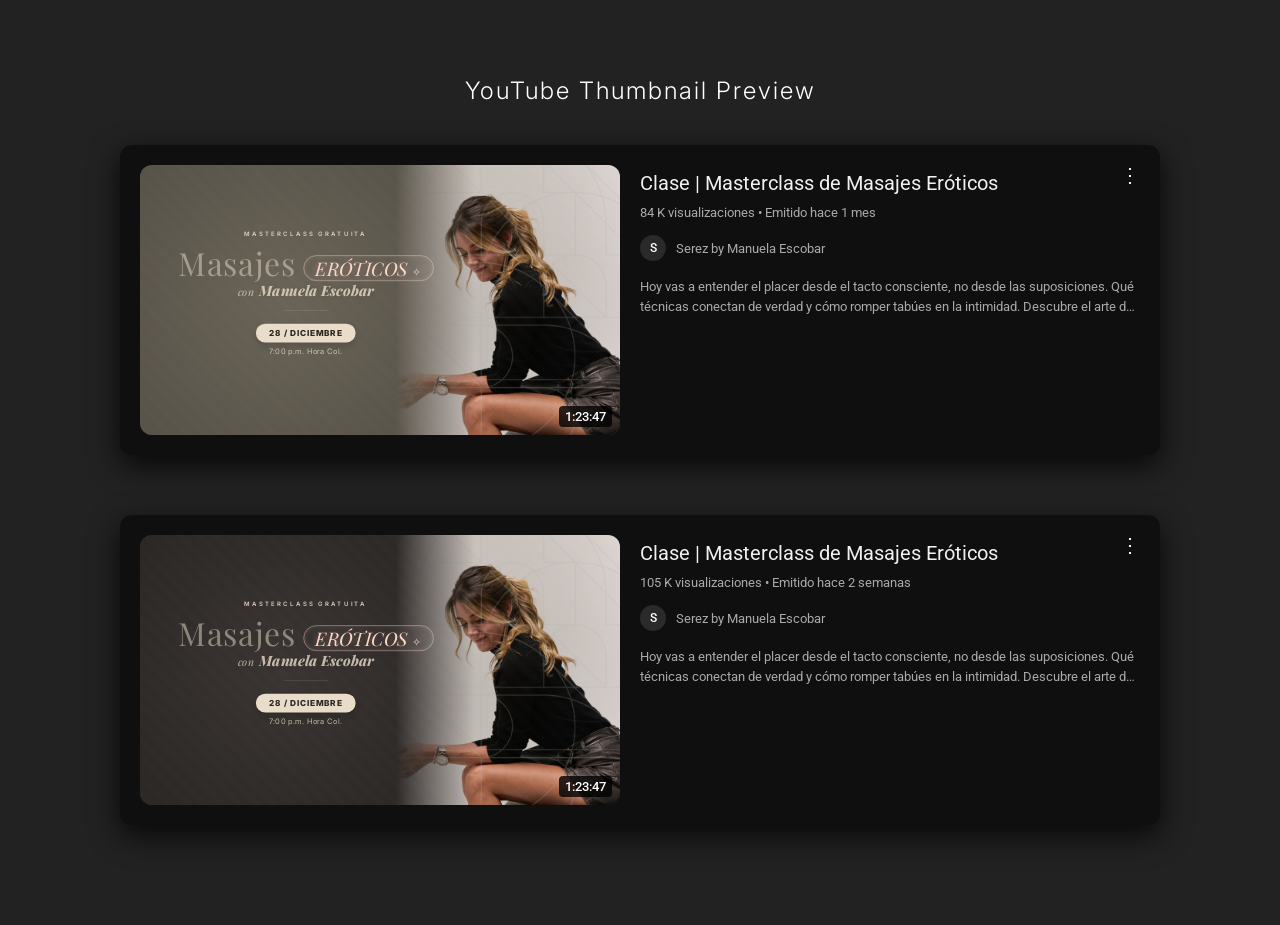
<file: serez/thumbnail-generator-en.html>
<!DOCTYPE html>
<html lang="en">
<head>
    <meta charset="UTF-8">
    <meta name="viewport" content="width=device-width, initial-scale=1.0">
    <title>Serez Studio - YouTube Preview</title>
    <link rel="preconnect" href="https://fonts.googleapis.com">
    <link rel="preconnect" href="https://fonts.gstatic.com" crossorigin>
    <link href="https://fonts.googleapis.com/css2?family=Inter:wght@400;500;600;700;800;900&family=Playfair+Display:ital,wght@0,400;0,600;0,800;1,400;1,600;1,800&family=Roboto:wght@400;500&display=swap" rel="stylesheet">
    <style>
        :root {
            --text-cream: #E9DCC9;
            --text-dark: #2a251e;
        }
        body {
            background-color: #222; /* Fondo de nuestra app */
            display: flex;
            flex-direction: column;
            align-items: center;
            padding: 60px 0;
            gap: 20px;
            margin: 0;
        }
        .header-title {
            color: #fff;
            font-family: 'Inter', sans-serif;
            font-weight: 300;
            font-size: 24px;
            margin-bottom: 20px;
            text-align: center;
            letter-spacing: 2px;
        }
        
        /* -----------------------------------------------------
           Estilos Base de la Miniatura Original (1280x720)
        ----------------------------------------------------- */
        .thumbnail {
            width: 1280px;
            height: 720px;
            position: relative;
            overflow: hidden;
        }

        .bg-opcion1 {
            background: radial-gradient(circle at 30% 50%, #6a6458 0%, #47433a 100%);
        }
        .bg-opcion2 {
            background: radial-gradient(circle at 30% 50%, #3a3532 0%, #1e1b19 100%);
        }

        .thumbnail::after {
            content: '';
            position: absolute;
            top: 0; left: 0; width: 100%; height: 100%;
            background: repeating-linear-gradient(
                45deg, 
                rgba(255,255,255,0.015), 
                rgba(255,255,255,0.015) 1px, 
                transparent 1px, 
                transparent 4px
            );
            pointer-events: none;
            z-index: 10;
        }

        .photo-area {
            position: absolute;
            top: 0;
            right: 0;
            width: 55%; 
            height: 100%;
            z-index: 1;
            -webkit-mask-image: linear-gradient(to right, transparent 0%, transparent 15%, black 45%, black 100%);
            mask-image: linear-gradient(to right, transparent 0%, transparent 15%, black 45%, black 100%);
        }
        .photo-area img {
            width: 100%;
            height: 100%;
            object-fit: cover;
            object-position: center 35%; /* Encuadre perfecto cabeza/piernas */
        }

        .text-area {
            position: absolute;
            top: -20px; 
            left: 90px; /* Desplazado hacia la derecha (Línea roja) */
            width: 55%; 
            height: 100%;
            z-index: 10;
            display: flex;
            flex-direction: column;
            justify-content: center;
            align-items: center; 
            text-align: center;
        }

        .top-tag {
            font-family: 'Inter', sans-serif;
            font-size: 16px;
            font-weight: 600;
            color: var(--text-cream);
            text-transform: uppercase;
            letter-spacing: 6px;
            margin-bottom: 25px;
            opacity: 0.9;
        }

        .title-group {
            display: flex;
            flex-direction: column;
            align-items: center;
            margin-bottom: 35px;
        }

        .title-top {
            display: flex;
            align-items: baseline; 
            justify-content: center;
            gap: 20px;
            margin-bottom: 5px; 
            white-space: nowrap; 
        }
        .masajes {
            font-family: 'Playfair Display', serif;
            font-weight: 400;
            font-size: 85px; 
            letter-spacing: 2px;
            color: rgba(233, 220, 201, 0.5); 
            text-transform: capitalize; 
            line-height: 1;
        }
        .eroticos-box {
            display: inline-flex;
            align-items: baseline; 
            border: 1px solid #ffd5c8; 
            border-radius: 60px;
            padding: 8px 30px;
            box-shadow: inset 0 0 15px rgba(255, 213, 200, 0.2); 
        }
        .eroticos-text {
            font-family: 'Playfair Display', serif;
            font-style: italic;
            font-size: 50px; 
            color: #ffd5c8; 
            line-height: 1;
            text-transform: uppercase; 
            text-shadow: 0 0 20px rgba(255, 213, 200, 0.4); 
        }
        .icon {
            font-size: 30px;
            color: #ffd5c8;
            margin-left: 12px;
            line-height: 1;
            opacity: 1;
        }

        .title-bottom {
            font-family: 'Playfair Display', serif;
            font-weight: 800;
            font-style: italic;
            font-size: 38px; 
            color: var(--text-cream);
            line-height: 1;
            text-shadow: 2px 5px 15px rgba(0,0,0,0.2);
            opacity: 0.8;
        }
        .title-bottom span {
            font-weight: 400;
            font-size: 28px;
            margin-right: 5px;
            font-style: italic;
        }

        .divider {
            width: 120px;
            height: 1px;
            background-color: rgba(233, 220, 201, 0.3);
            margin-bottom: 35px;
        }

        .date-pill {
            background-color: var(--text-cream);
            color: var(--text-dark);
            font-family: 'Inter', sans-serif;
            font-weight: 800;
            font-size: 22px;
            padding: 12px 35px;
            border-radius: 30px;
            letter-spacing: 2px;
            display: inline-block;
            margin-bottom: 12px;
            box-shadow: 0 10px 20px rgba(0,0,0,0.15);
        }
        
        .time-text {
            font-family: 'Inter', sans-serif;
            font-size: 20px;
            color: var(--text-cream);
            font-weight: 400;
            opacity: 0.8;
            letter-spacing: 1px;
        }

        /* -----------------------------------------------------
           MOCKUP YOUTUBE (Modo Oscuro)
        ----------------------------------------------------- */
        .youtube-card {
            display: flex;
            background-color: #0f0f0f;
            padding: 20px;
            width: 1000px; /* Ancho para simular vista de lista en YouTube PC */
            border-radius: 12px;
            gap: 20px;
            box-shadow: 0 10px 30px rgba(0,0,0,0.8);
            margin-bottom: 40px;
        }
        
        .yt-thumbnail-wrapper {
            width: 480px;
            height: 270px;
            position: relative;
            border-radius: 12px;
            overflow: hidden;
            flex-shrink: 0;
            background-color: #222;
        }
        
        /* Magia: Escala la miniatura de 1280x720 para encajar perfectamente en 480x270 (ratio 0.375) */
        .yt-thumbnail-wrapper .thumbnail {
            transform: scale(0.375);
            transform-origin: top left;
            position: absolute;
            top: 0; 
            left: 0;
        }
        
        .yt-time-badge {
            position: absolute;
            bottom: 8px;
            right: 8px;
            background-color: rgba(0, 0, 0, 0.8);
            color: #fff;
            font-family: 'Roboto', sans-serif;
            font-size: 13px;
            font-weight: 500;
            padding: 3px 6px;
            border-radius: 4px;
            z-index: 20;
        }
        
        .yt-info {
            display: flex;
            flex-direction: column;
            flex-grow: 1;
            position: relative;
            padding-top: 4px;
        }
        
        .yt-title {
            color: #f1f1f1;
            font-family: 'Roboto', sans-serif;
            font-size: 20px;
            font-weight: 400;
            line-height: 1.4;
            margin-bottom: 8px;
            margin-top: 0;
            padding-right: 30px; /* Espacio para los 3 puntos */
        }
        
        .yt-meta {
            color: #aaaaaa;
            font-family: 'Roboto', sans-serif;
            font-size: 13px;
            font-weight: 400;
            margin-bottom: 15px;
        }
        
        .yt-channel {
            display: flex;
            align-items: center;
            gap: 10px;
            margin-bottom: 16px;
        }
        
        .yt-avatar {
            width: 26px;
            height: 26px;
            border-radius: 50%;
            background-color: #2a2a2a;
            color: #fff;
            display: flex;
            align-items: center;
            justify-content: center;
            font-family: 'Roboto', sans-serif;
            font-size: 12px;
            font-weight: 500;
        }
        
        .yt-channel-name {
            color: #aaaaaa;
            font-family: 'Roboto', sans-serif;
            font-size: 13px;
            font-weight: 400;
        }
        .yt-channel-name:hover { color: #fff; cursor: pointer; }
        
        .yt-description {
            color: #aaaaaa;
            font-family: 'Roboto', sans-serif;
            font-size: 13px;
            font-weight: 400;
            line-height: 1.5;
            display: -webkit-box;
            -webkit-line-clamp: 2;
            -webkit-box-orient: vertical;
            overflow: hidden;
        }
        
        .yt-menu {
            position: absolute;
            top: 0;
            right: 0;
            color: #f1f1f1;
            font-size: 20px;
            cursor: pointer;
            line-height: 1;
        }

    </style>
</head>
<body>

    <h1 class="header-title">YouTube Thumbnail Preview</h1>

    <!-- OPCIÓN 1: Taupe Oscuro -->
    <div class="youtube-card">
        <div class="yt-thumbnail-wrapper">
            <!-- La miniatura real escalada con CSS -->
            <div class="thumbnail bg-opcion1">
                <div class="photo-area">
                    <img src="assets/images/Recurso 5.png" alt="Experta Serez">
                </div>
                <div class="text-area">
                    <div class="top-tag">Masterclass Gratuita</div>
                    <div class="title-group">
                        <div class="title-top">
                            <span class="masajes">Masajes</span>
                            <span class="eroticos-box">
                                <span class="eroticos-text">ERÓTICOS</span>
                                <span class="icon">✧</span>
                            </span>
                        </div>
                        <div class="title-bottom">
                            <span>con</span> Manuela Escobar
                        </div>
                    </div>
                    <div class="divider"></div>
                    <div class="date-pill">28 / DICIEMBRE</div>
                    <div class="time-text">7:00 p.m. Hora Col.</div>
                </div>
            </div>
            <!-- Etiqueta de tiempo de YouTube -->
            <div class="yt-time-badge">1:23:47</div>
        </div>
        
        <!-- Información del Video (YouTube UI) -->
        <div class="yt-info">
            <h3 class="yt-title">Clase | Masterclass de Masajes Eróticos</h3>
            <div class="yt-meta">84 K visualizaciones • Emitido hace 1 mes</div>
            <div class="yt-channel">
                <div class="yt-avatar">S</div>
                <span class="yt-channel-name">Serez by Manuela Escobar</span>
            </div>
            <div class="yt-description">
                Hoy vas a entender el placer desde el tacto consciente, no desde las suposiciones. Qué técnicas conectan de verdad y cómo romper tabúes en la intimidad. Descubre el arte de los masajes...
            </div>
            <div class="yt-menu">⋮</div>
        </div>
    </div>

    <!-- OPCIÓN 2: Gris Main Claro -->
    <div class="youtube-card">
        <div class="yt-thumbnail-wrapper">
            <!-- La miniatura real escalada con CSS -->
            <div class="thumbnail bg-opcion2">
                <div class="photo-area">
                    <img src="assets/images/Recurso 5.png" alt="Experta Serez">
                </div>
                <div class="text-area">
                    <div class="top-tag">Masterclass Gratuita</div>
                    <div class="title-group">
                        <div class="title-top">
                            <span class="masajes">Masajes</span>
                            <span class="eroticos-box">
                                <span class="eroticos-text">ERÓTICOS</span>
                                <span class="icon">✧</span>
                            </span>
                        </div>
                        <div class="title-bottom">
                            <span>con</span> Manuela Escobar
                        </div>
                    </div>
                    <div class="divider"></div>
                    <div class="date-pill">28 / DICIEMBRE</div>
                    <div class="time-text">7:00 p.m. Hora Col.</div>
                </div>
            </div>
            <!-- Etiqueta de tiempo de YouTube -->
            <div class="yt-time-badge">1:23:47</div>
        </div>
        
        <!-- Información del Video (YouTube UI) -->
        <div class="yt-info">
            <h3 class="yt-title">Clase | Masterclass de Masajes Eróticos</h3>
            <div class="yt-meta">105 K visualizaciones • Emitido hace 2 semanas</div>
            <div class="yt-channel">
                <div class="yt-avatar">S</div>
                <span class="yt-channel-name">Serez by Manuela Escobar</span>
            </div>
            <div class="yt-description">
                Hoy vas a entender el placer desde el tacto consciente, no desde las suposiciones. Qué técnicas conectan de verdad y cómo romper tabúes en la intimidad. Descubre el arte de los masajes...
            </div>
            <div class="yt-menu">⋮</div>
        </div>
    </div>

    <script src="script.js"></script>
</body>
</html>
</file>
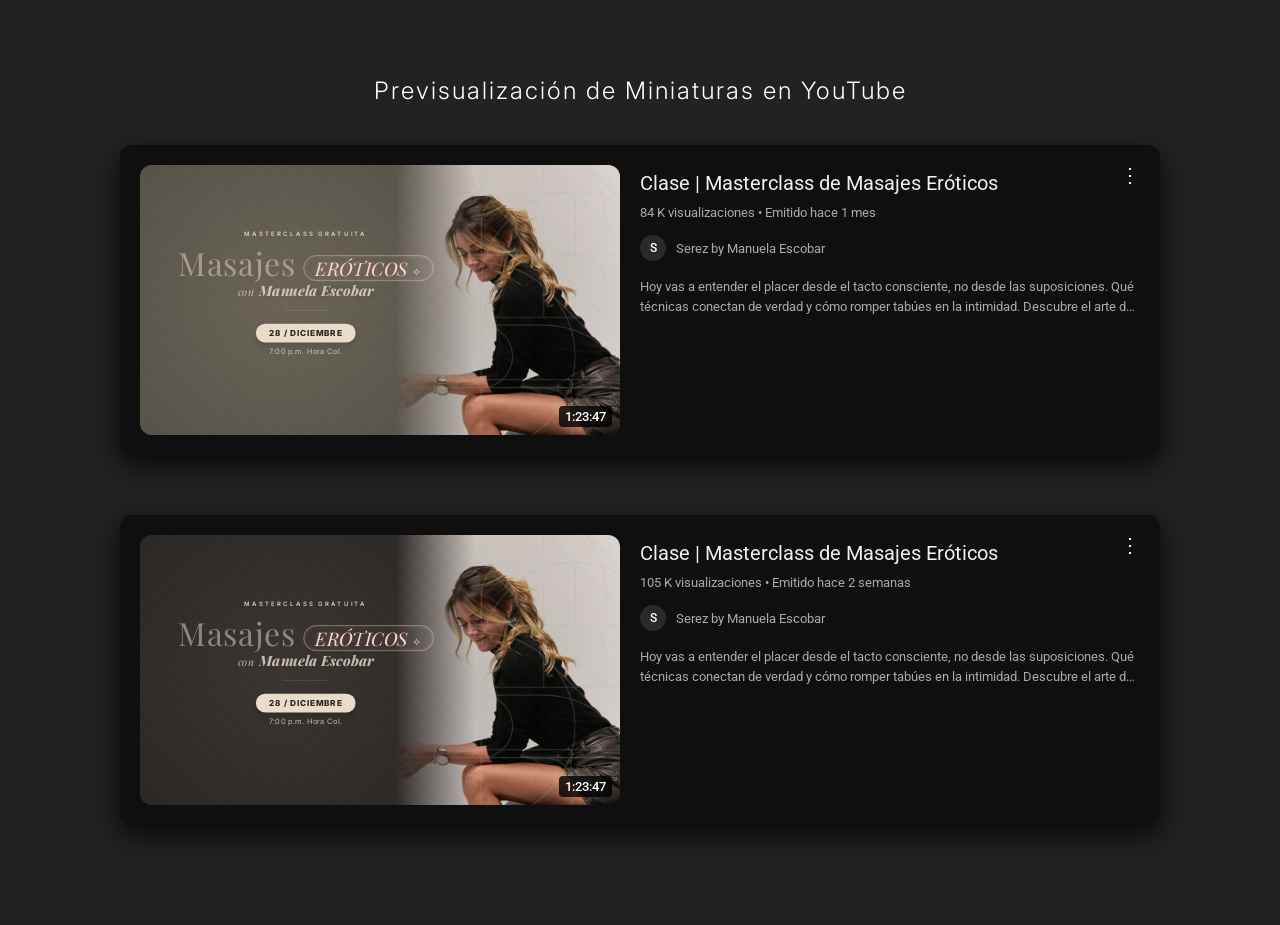
<file: serez/thumbnail-generator-es.html>
<!DOCTYPE html>
<html lang="es">
<head>
    <meta charset="UTF-8">
    <meta name="viewport" content="width=device-width, initial-scale=1.0">
    <title>Serez Studio - Vista Previa YouTube</title>
    <link rel="preconnect" href="https://fonts.googleapis.com">
    <link rel="preconnect" href="https://fonts.gstatic.com" crossorigin>
    <link href="https://fonts.googleapis.com/css2?family=Inter:wght@400;500;600;700;800;900&family=Playfair+Display:ital,wght@0,400;0,600;0,800;1,400;1,600;1,800&family=Roboto:wght@400;500&display=swap" rel="stylesheet">
    <style>
        :root {
            --text-cream: #E9DCC9;
            --text-dark: #2a251e;
        }
        body {
            background-color: #222; /* Fondo de nuestra app */
            display: flex;
            flex-direction: column;
            align-items: center;
            padding: 60px 0;
            gap: 20px;
            margin: 0;
        }
        .header-title {
            color: #fff;
            font-family: 'Inter', sans-serif;
            font-weight: 300;
            font-size: 24px;
            margin-bottom: 20px;
            text-align: center;
            letter-spacing: 2px;
        }
        
        /* -----------------------------------------------------
           Estilos Base de la Miniatura Original (1280x720)
        ----------------------------------------------------- */
        .thumbnail {
            width: 1280px;
            height: 720px;
            position: relative;
            overflow: hidden;
        }

        .bg-opcion1 {
            background: radial-gradient(circle at 30% 50%, #6a6458 0%, #47433a 100%);
        }
        .bg-opcion2 {
            background: radial-gradient(circle at 30% 50%, #3a3532 0%, #1e1b19 100%);
        }

        .thumbnail::after {
            content: '';
            position: absolute;
            top: 0; left: 0; width: 100%; height: 100%;
            background: repeating-linear-gradient(
                45deg, 
                rgba(255,255,255,0.015), 
                rgba(255,255,255,0.015) 1px, 
                transparent 1px, 
                transparent 4px
            );
            pointer-events: none;
            z-index: 10;
        }

        .photo-area {
            position: absolute;
            top: 0;
            right: 0;
            width: 55%; 
            height: 100%;
            z-index: 1;
            -webkit-mask-image: linear-gradient(to right, transparent 0%, transparent 15%, black 45%, black 100%);
            mask-image: linear-gradient(to right, transparent 0%, transparent 15%, black 45%, black 100%);
        }
        .photo-area img {
            width: 100%;
            height: 100%;
            object-fit: cover;
            object-position: center 35%; /* Encuadre perfecto cabeza/piernas */
        }

        .text-area {
            position: absolute;
            top: -20px; 
            left: 90px; /* Desplazado hacia la derecha (Línea roja) */
            width: 55%; 
            height: 100%;
            z-index: 10;
            display: flex;
            flex-direction: column;
            justify-content: center;
            align-items: center; 
            text-align: center;
        }

        .top-tag {
            font-family: 'Inter', sans-serif;
            font-size: 16px;
            font-weight: 600;
            color: var(--text-cream);
            text-transform: uppercase;
            letter-spacing: 6px;
            margin-bottom: 25px;
            opacity: 0.9;
        }

        .title-group {
            display: flex;
            flex-direction: column;
            align-items: center;
            margin-bottom: 35px;
        }

        .title-top {
            display: flex;
            align-items: baseline; 
            justify-content: center;
            gap: 20px;
            margin-bottom: 5px; 
            white-space: nowrap; 
        }
        .masajes {
            font-family: 'Playfair Display', serif;
            font-weight: 400;
            font-size: 85px; 
            letter-spacing: 2px;
            color: rgba(233, 220, 201, 0.5); 
            text-transform: capitalize; 
            line-height: 1;
        }
        .eroticos-box {
            display: inline-flex;
            align-items: baseline; 
            border: 1px solid #ffd5c8; 
            border-radius: 60px;
            padding: 8px 30px;
            box-shadow: inset 0 0 15px rgba(255, 213, 200, 0.2); 
        }
        .eroticos-text {
            font-family: 'Playfair Display', serif;
            font-style: italic;
            font-size: 50px; 
            color: #ffd5c8; 
            line-height: 1;
            text-transform: uppercase; 
            text-shadow: 0 0 20px rgba(255, 213, 200, 0.4); 
        }
        .icon {
            font-size: 30px;
            color: #ffd5c8;
            margin-left: 12px;
            line-height: 1;
            opacity: 1;
        }

        .title-bottom {
            font-family: 'Playfair Display', serif;
            font-weight: 800;
            font-style: italic;
            font-size: 38px; 
            color: var(--text-cream);
            line-height: 1;
            text-shadow: 2px 5px 15px rgba(0,0,0,0.2);
            opacity: 0.8;
        }
        .title-bottom span {
            font-weight: 400;
            font-size: 28px;
            margin-right: 5px;
            font-style: italic;
        }

        .divider {
            width: 120px;
            height: 1px;
            background-color: rgba(233, 220, 201, 0.3);
            margin-bottom: 35px;
        }

        .date-pill {
            background-color: var(--text-cream);
            color: var(--text-dark);
            font-family: 'Inter', sans-serif;
            font-weight: 800;
            font-size: 22px;
            padding: 12px 35px;
            border-radius: 30px;
            letter-spacing: 2px;
            display: inline-block;
            margin-bottom: 12px;
            box-shadow: 0 10px 20px rgba(0,0,0,0.15);
        }
        
        .time-text {
            font-family: 'Inter', sans-serif;
            font-size: 20px;
            color: var(--text-cream);
            font-weight: 400;
            opacity: 0.8;
            letter-spacing: 1px;
        }

        /* -----------------------------------------------------
           MOCKUP YOUTUBE (Modo Oscuro)
        ----------------------------------------------------- */
        .youtube-card {
            display: flex;
            background-color: #0f0f0f;
            padding: 20px;
            width: 1000px; /* Ancho para simular vista de lista en YouTube PC */
            border-radius: 12px;
            gap: 20px;
            box-shadow: 0 10px 30px rgba(0,0,0,0.8);
            margin-bottom: 40px;
        }
        
        .yt-thumbnail-wrapper {
            width: 480px;
            height: 270px;
            position: relative;
            border-radius: 12px;
            overflow: hidden;
            flex-shrink: 0;
            background-color: #222;
        }
        
        /* Magia: Escala la miniatura de 1280x720 para encajar perfectamente en 480x270 (ratio 0.375) */
        .yt-thumbnail-wrapper .thumbnail {
            transform: scale(0.375);
            transform-origin: top left;
            position: absolute;
            top: 0; 
            left: 0;
        }
        
        .yt-time-badge {
            position: absolute;
            bottom: 8px;
            right: 8px;
            background-color: rgba(0, 0, 0, 0.8);
            color: #fff;
            font-family: 'Roboto', sans-serif;
            font-size: 13px;
            font-weight: 500;
            padding: 3px 6px;
            border-radius: 4px;
            z-index: 20;
        }
        
        .yt-info {
            display: flex;
            flex-direction: column;
            flex-grow: 1;
            position: relative;
            padding-top: 4px;
        }
        
        .yt-title {
            color: #f1f1f1;
            font-family: 'Roboto', sans-serif;
            font-size: 20px;
            font-weight: 400;
            line-height: 1.4;
            margin-bottom: 8px;
            margin-top: 0;
            padding-right: 30px; /* Espacio para los 3 puntos */
        }
        
        .yt-meta {
            color: #aaaaaa;
            font-family: 'Roboto', sans-serif;
            font-size: 13px;
            font-weight: 400;
            margin-bottom: 15px;
        }
        
        .yt-channel {
            display: flex;
            align-items: center;
            gap: 10px;
            margin-bottom: 16px;
        }
        
        .yt-avatar {
            width: 26px;
            height: 26px;
            border-radius: 50%;
            background-color: #2a2a2a;
            color: #fff;
            display: flex;
            align-items: center;
            justify-content: center;
            font-family: 'Roboto', sans-serif;
            font-size: 12px;
            font-weight: 500;
        }
        
        .yt-channel-name {
            color: #aaaaaa;
            font-family: 'Roboto', sans-serif;
            font-size: 13px;
            font-weight: 400;
        }
        .yt-channel-name:hover { color: #fff; cursor: pointer; }
        
        .yt-description {
            color: #aaaaaa;
            font-family: 'Roboto', sans-serif;
            font-size: 13px;
            font-weight: 400;
            line-height: 1.5;
            display: -webkit-box;
            -webkit-line-clamp: 2;
            -webkit-box-orient: vertical;
            overflow: hidden;
        }
        
        .yt-menu {
            position: absolute;
            top: 0;
            right: 0;
            color: #f1f1f1;
            font-size: 20px;
            cursor: pointer;
            line-height: 1;
        }

    </style>
</head>
<body>

    <h1 class="header-title">Previsualización de Miniaturas en YouTube</h1>

    <!-- OPCIÓN 1: Taupe Oscuro -->
    <div class="youtube-card">
        <div class="yt-thumbnail-wrapper">
            <!-- La miniatura real escalada con CSS -->
            <div class="thumbnail bg-opcion1">
                <div class="photo-area">
                    <img src="assets/images/Recurso 5.png" alt="Experta Serez">
                </div>
                <div class="text-area">
                    <div class="top-tag">Masterclass Gratuita</div>
                    <div class="title-group">
                        <div class="title-top">
                            <span class="masajes">Masajes</span>
                            <span class="eroticos-box">
                                <span class="eroticos-text">ERÓTICOS</span>
                                <span class="icon">✧</span>
                            </span>
                        </div>
                        <div class="title-bottom">
                            <span>con</span> Manuela Escobar
                        </div>
                    </div>
                    <div class="divider"></div>
                    <div class="date-pill">28 / DICIEMBRE</div>
                    <div class="time-text">7:00 p.m. Hora Col.</div>
                </div>
            </div>
            <!-- Etiqueta de tiempo de YouTube -->
            <div class="yt-time-badge">1:23:47</div>
        </div>
        
        <!-- Información del Video (YouTube UI) -->
        <div class="yt-info">
            <h3 class="yt-title">Clase | Masterclass de Masajes Eróticos</h3>
            <div class="yt-meta">84 K visualizaciones • Emitido hace 1 mes</div>
            <div class="yt-channel">
                <div class="yt-avatar">S</div>
                <span class="yt-channel-name">Serez by Manuela Escobar</span>
            </div>
            <div class="yt-description">
                Hoy vas a entender el placer desde el tacto consciente, no desde las suposiciones. Qué técnicas conectan de verdad y cómo romper tabúes en la intimidad. Descubre el arte de los masajes...
            </div>
            <div class="yt-menu">⋮</div>
        </div>
    </div>

    <!-- OPCIÓN 2: Gris Main Claro -->
    <div class="youtube-card">
        <div class="yt-thumbnail-wrapper">
            <!-- La miniatura real escalada con CSS -->
            <div class="thumbnail bg-opcion2">
                <div class="photo-area">
                    <img src="assets/images/Recurso 5.png" alt="Experta Serez">
                </div>
                <div class="text-area">
                    <div class="top-tag">Masterclass Gratuita</div>
                    <div class="title-group">
                        <div class="title-top">
                            <span class="masajes">Masajes</span>
                            <span class="eroticos-box">
                                <span class="eroticos-text">ERÓTICOS</span>
                                <span class="icon">✧</span>
                            </span>
                        </div>
                        <div class="title-bottom">
                            <span>con</span> Manuela Escobar
                        </div>
                    </div>
                    <div class="divider"></div>
                    <div class="date-pill">28 / DICIEMBRE</div>
                    <div class="time-text">7:00 p.m. Hora Col.</div>
                </div>
            </div>
            <!-- Etiqueta de tiempo de YouTube -->
            <div class="yt-time-badge">1:23:47</div>
        </div>
        
        <!-- Información del Video (YouTube UI) -->
        <div class="yt-info">
            <h3 class="yt-title">Clase | Masterclass de Masajes Eróticos</h3>
            <div class="yt-meta">105 K visualizaciones • Emitido hace 2 semanas</div>
            <div class="yt-channel">
                <div class="yt-avatar">S</div>
                <span class="yt-channel-name">Serez by Manuela Escobar</span>
            </div>
            <div class="yt-description">
                Hoy vas a entender el placer desde el tacto consciente, no desde las suposiciones. Qué técnicas conectan de verdad y cómo romper tabúes en la intimidad. Descubre el arte de los masajes...
            </div>
            <div class="yt-menu">⋮</div>
        </div>
    </div>

    <script src="script.js"></script>
</body>
</html>
</file>
<file: serez/style.css>
/* ==========================================================================
   CSS Variables & Reset
   ========================================================================== */
   :root {
    /* Color Palette - Dark Editorial */
    --bg-main: #141211;         /* Very dark brown/charcoal */
    --bg-darker: #0d0c0b;       /* Even darker for contrast sections */
    --text-main: #F4F1EA;       /* Cream / Off-white */
    --text-muted: #B3AAA1;      /* Muted beige for paragraphs */
    --accent: #D9C5B2;          /* Bronze/Beige accent */
    --accent-hover: #c4ae97;
    
    /* Typography */
    --font-serif: 'Playfair Display', serif;
    --font-sans: 'Inter', sans-serif;
    
    /* Spacing */
    --container-max-width: 1440px;
    --padding-x: 5%;
}

* {
    margin: 0;
    padding: 0;
    box-sizing: border-box;
}

html {
    scroll-behavior: smooth;
}

body {
    background-color: var(--bg-main);
    color: var(--text-main);
    font-family: var(--font-sans);
    line-height: 1.6;
    overflow-x: hidden;
}

img {
    max-width: 100%;
    display: block;
}

.container {
    max-width: var(--container-max-width);
    margin: 0 auto;
    padding: 0 var(--padding-x);
}

.section-padding {
    padding: 100px 0;
}

.bg-darker {
    background-color: var(--bg-darker);
}

.text-center {
    text-align: center;
}

/* ==========================================================================
   Typography
   ========================================================================== */
h1, h2, h3 {
    font-family: var(--font-serif);
    font-weight: 400;
    line-height: 1.2;
}

em {
    font-style: italic;
    color: var(--accent);
}

.tagline {
    font-family: var(--font-sans);
    font-size: 0.8rem;
    letter-spacing: 0.2em;
    text-transform: uppercase;
    color: var(--accent);
    margin-bottom: 1.5rem;
}

.section-title {
    font-size: 3rem;
    margin-bottom: 2rem;
}

.body-text {
    color: var(--text-muted);
    font-size: 1.125rem;
    margin-bottom: 1.5rem;
}

/* ==========================================================================
   Buttons
   ========================================================================== */
.btn {
    display: inline-block;
    padding: 1rem 2.5rem;
    font-family: var(--font-sans);
    font-size: 0.9rem;
    font-weight: 500;
    letter-spacing: 0.05em;
    text-transform: uppercase;
    text-decoration: none;
    border-radius: 50px;
    transition: all 0.3s cubic-bezier(0.25, 0.46, 0.45, 0.94);
    cursor: pointer;
}

.btn-primary {
    background-color: var(--accent);
    color: var(--bg-main);
    border: 1px solid var(--accent);
}

.btn-primary:hover {
    background-color: transparent;
    color: var(--accent);
    transform: translateY(-3px);
    box-shadow: 0 10px 20px rgba(217, 197, 178, 0.1);
}

.btn-large {
    padding: 1.25rem 3.5rem;
    font-size: 1rem;
}

/* ==========================================================================
   Header
   ========================================================================== */
.header {
    position: fixed;
    top: 0;
    left: 0;
    width: 100%;
    z-index: 100;
    padding: 1.5rem 0;
    transition: background-color 0.3s ease;
}

.header.scrolled {
    background-color: rgba(20, 18, 17, 0.95);
    backdrop-filter: blur(10px);
    border-bottom: 1px solid rgba(255,255,255,0.05);
}

.header-content {
    display: flex;
    justify-content: space-between;
    align-items: center;
}

.logo {
    font-family: var(--font-sans);
    font-weight: 600;
    font-size: 1.25rem;
    letter-spacing: 0.1em;
}

.logo-light {
    font-weight: 300;
    color: var(--text-muted);
}

.nav-link {
    color: var(--text-main);
    text-decoration: none;
    font-size: 0.9rem;
    margin-left: 2rem;
    transition: color 0.3s ease;
}

.nav-link:hover {
    color: var(--accent);
}

/* ==========================================================================
   Hero Section
   ========================================================================== */
.hero {
    min-height: 800px;
    display: flex;
    align-items: center;
    padding-top: 80px; /* offset for header */
}

.hero-grid {
    display: grid;
    grid-template-columns: 1fr 1fr;
    gap: 4rem;
    align-items: center;
}

.hero-title {
    font-size: 4.5rem;
    margin-bottom: 1.5rem;
}

.hero-subtitle {
    color: var(--text-muted);
    font-size: 1.25rem;
    max-width: 90%;
    margin-bottom: 2.5rem;
}

.hero-image-wrapper {
    position: relative;
    height: 640px;
    width: 100%;
    border-radius: 20px 20px 20px 200px;
    overflow: hidden;
}

.image-container {
    width: 100%;
    height: 100%;
    background-color: #2a2522; /* Fallback skeleton color */
    display: flex;
    align-items: center;
    justify-content: center;
    position: relative;
}

/* Pseudo element to show placeholder text if image fails/is missing */
.image-container::before {
    content: "Reemplazar con Imagen";
    position: absolute;
    color: rgba(255,255,255,0.2);
    font-family: var(--font-sans);
    letter-spacing: 2px;
    text-transform: uppercase;
    font-size: 0.9rem;
    z-index: 1;
}

.cover-img {
    width: 100%;
    height: 100%;
    object-fit: cover;
    object-position: center;
    position: relative;
    z-index: 2; /* Sits above placeholder text */
    transition: transform 0.5s ease-out;
}

.hero-image-wrapper:hover .cover-img {
    transform: scale(1.03);
}

.decorative-element {
    position: absolute;
    bottom: -20px;
    left: -20px;
    width: 200px;
    height: 200px;
    border: 1px solid var(--accent);
    border-radius: 50%;
    z-index: -1;
    opacity: 0.3;
}

/* ==========================================================================
   Features Section
   ========================================================================== */
.features-grid {
    display: grid;
    grid-template-columns: repeat(3, 1fr);
    gap: 3rem;
    margin-top: 4rem;
}

.feature-card {
    padding: 3rem 2rem;
    background-color: rgba(255,255,255,0.02);
    border: 1px solid rgba(255,255,255,0.05);
    border-radius: 12px;
    transition: transform 0.3s ease, border-color 0.3s ease;
}

.feature-card:hover {
    transform: translateY(-10px);
    border-color: rgba(217, 197, 178, 0.3);
}

.feature-number {
    font-family: var(--font-serif);
    font-size: 3rem;
    color: var(--accent);
    opacity: 0.5;
    margin-bottom: 1rem;
    line-height: 1;
}

.feature-card h3 {
    font-size: 1.5rem;
    margin-bottom: 1rem;
}

.feature-card p {
    color: var(--text-muted);
    font-size: 1rem;
}

/* ==========================================================================
   Expert Section
   ========================================================================== */
.expert-grid {
    display: grid;
    grid-template-columns: 1fr 1fr;
    gap: 5rem;
    align-items: center;
}

.expert-image-wrapper {
    height: 600px;
    border-radius: 200px 20px 20px 20px;
    overflow: hidden;
}

/* ==========================================================================
   Final CTA & Footer
   ========================================================================== */
.final-cta {
    position: relative;
    overflow: hidden;
    color: var(--text-main);
    padding: 150px 0;
}

.parallax-bg-container {
    position: absolute;
    top: -10%;
    left: 0;
    width: 100%;
    height: 120%;
    z-index: 0;
}

.cta-overlay {
    position: absolute;
    top: 0;
    left: 0;
    width: 100%;
    height: 100%;
    background-color: rgba(20, 18, 17, 0.85); /* Heavy dark overlay */
    z-index: 1;
}

.content-relative {
    position: relative;
    z-index: 2;
}

.cta-title {
    font-size: 4rem;
    margin-bottom: 1.5rem;
}

.cta-subtitle {
    color: var(--text-muted);
    font-size: 1.25rem;
    margin-bottom: 3rem;
}

.footer {
    padding: 2rem 0;
    text-align: center;
    border-top: 1px solid rgba(255,255,255,0.05);
    color: rgba(255,255,255,0.3);
    font-size: 0.875rem;
}

/* ==========================================================================
   Animations
   ========================================================================== */
.animate-slide-up {
    opacity: 0;
    transform: translateY(30px);
    animation: slideUp 0.8s cubic-bezier(0.16, 1, 0.3, 1) forwards;
    animation-delay: var(--delay, 0s);
}

.animate-fade-in {
    opacity: 0;
    animation: fadeIn 1.2s cubic-bezier(0.16, 1, 0.3, 1) forwards;
    animation-delay: var(--delay, 0s);
}

.animate-on-scroll {
    opacity: 0;
    transform: translateY(40px);
    transition: opacity 0.8s cubic-bezier(0.16, 1, 0.3, 1), transform 0.8s cubic-bezier(0.16, 1, 0.3, 1);
    transition-delay: var(--delay, 0s);
}

.animate-on-scroll.is-visible {
    opacity: 1;
    transform: translateY(0);
}

@keyframes slideUp {
    to {
        opacity: 1;
        transform: translateY(0);
    }
}

@keyframes fadeIn {
    to {
        opacity: 1;
    }
}

/* ==========================================================================
   Experience Section
   ========================================================================== */
.experience-grid {
    display: grid;
    grid-template-columns: 1fr 1fr;
    gap: 4rem;
    align-items: center;
}

.exp-image-1 {
    height: 600px;
    border-radius: 20px 100px 20px 20px;
    overflow: hidden;
}

/* ==========================================================================
   Banner Parallax
   ========================================================================== */
.banner-parallax {
    position: relative;
    width: 100%;
    height: 480px;
    overflow: hidden;
}

.banner-parallax .image-container {
    height: 120%; /* Extra height for parallax travel */
    transform: translateY(-10%);
}

.banner-overlay {
    position: absolute;
    top: 0;
    left: 0;
    width: 100%;
    height: 100%;
    background: linear-gradient(to bottom, var(--bg-main) 0%, transparent 50%, var(--bg-darker) 100%);
    pointer-events: none;
    z-index: 10;
}

/* ==========================================================================
   Responsive
   ========================================================================== */
@media (max-width: 1024px) {
    .hero-title { font-size: 3.5rem; }
    .hero-grid, .expert-grid, .experience-grid { gap: 2rem; }
    .hero-image-wrapper { height: 480px; }
    .exp-image-1, .exp-image-2 { height: 400px; margin-top: 0; }
}

@media (max-width: 768px) {
    .hero-grid { grid-template-columns: 1fr; text-align: center; }
    .hero-subtitle { max-width: 100%; margin: 0 auto 2rem auto; }
    .hero-image-wrapper { border-radius: 20px; height: 400px; order: -1; }
    
    .features-grid { grid-template-columns: 1fr; }
    
    .experience-grid { grid-template-columns: 1fr; text-align: center; }
    .exp-image-1 { order: -1; border-radius: 20px; }
    
    .banner-parallax { height: 320px; }
    
    .expert-grid { grid-template-columns: 1fr; text-align: center; }
    .expert-image-wrapper { border-radius: 20px; order: -1; height: 400px; }
    
    .cta-title { font-size: 2.5rem; }
}
</file>
<file: serez/mockup.css>
/* =============================================================
   Mockup Overrides – Línea Gráfica "Masajes Eróticos"
   ============================================================= */

/* Nuevos colores principales */
:root {
    --accent: #c29669;        /* rosa cálido – color primario (CTA, taglines) */
    --accent-hover: #d4b9b2;  /* rosa suave – hover y estados secundarios */
    --primary-pink: #c29669;
    --secondary-pink: #d4b9b2;
}

/* Botón primario – usa los nuevos tonos */
.btn-primary {
    background-color: var(--accent);
    color: var(--bg-main);
    border: 1px solid var(--accent);
}

.btn-primary:hover {
    background-color: transparent;
    color: var(--accent);
    box-shadow: 0 10px 20px rgba(212, 185, 178, 0.2);
    transform: translateY(-3px);
}

/* Tagline y números de feature usan el rosa secundario */
.tagline {
    color: var(--accent);
}

.feature-number {
    color: var(--secondary-pink);
    opacity: 0.9;
}

/* Imagen hero – aplicar overlay tenue en fondo oscuro */
.hero {
    background-color: var(--bg-darker);
}

.hero-image-wrapper::before {
    content: "";
    position: absolute;
    inset: 0;
    background: linear-gradient(to bottom, rgba(20,18,17,0.6), transparent);
    z-index: 1;
}

/* Texto de sección – uso de rosa para subtítulos */
.section-title {
    color: var(--text-main);
}

.body-text {
    color: var(--text-muted);
}

/* Añadimos una textura sutil para fondos de bloques */
.block-bg {
    background: repeating-linear-gradient(
        45deg,
        rgba(255,255,255,0.02),
        rgba(255,255,255,0.02) 10px,
        rgba(255,255,255,0.04) 10px,
        rgba(255,255,255,0.04) 20px
    );
    border-radius: 12px;
    border: 1px solid rgba(255,255,255,0.05);
    padding: 2rem;
}
</file>
